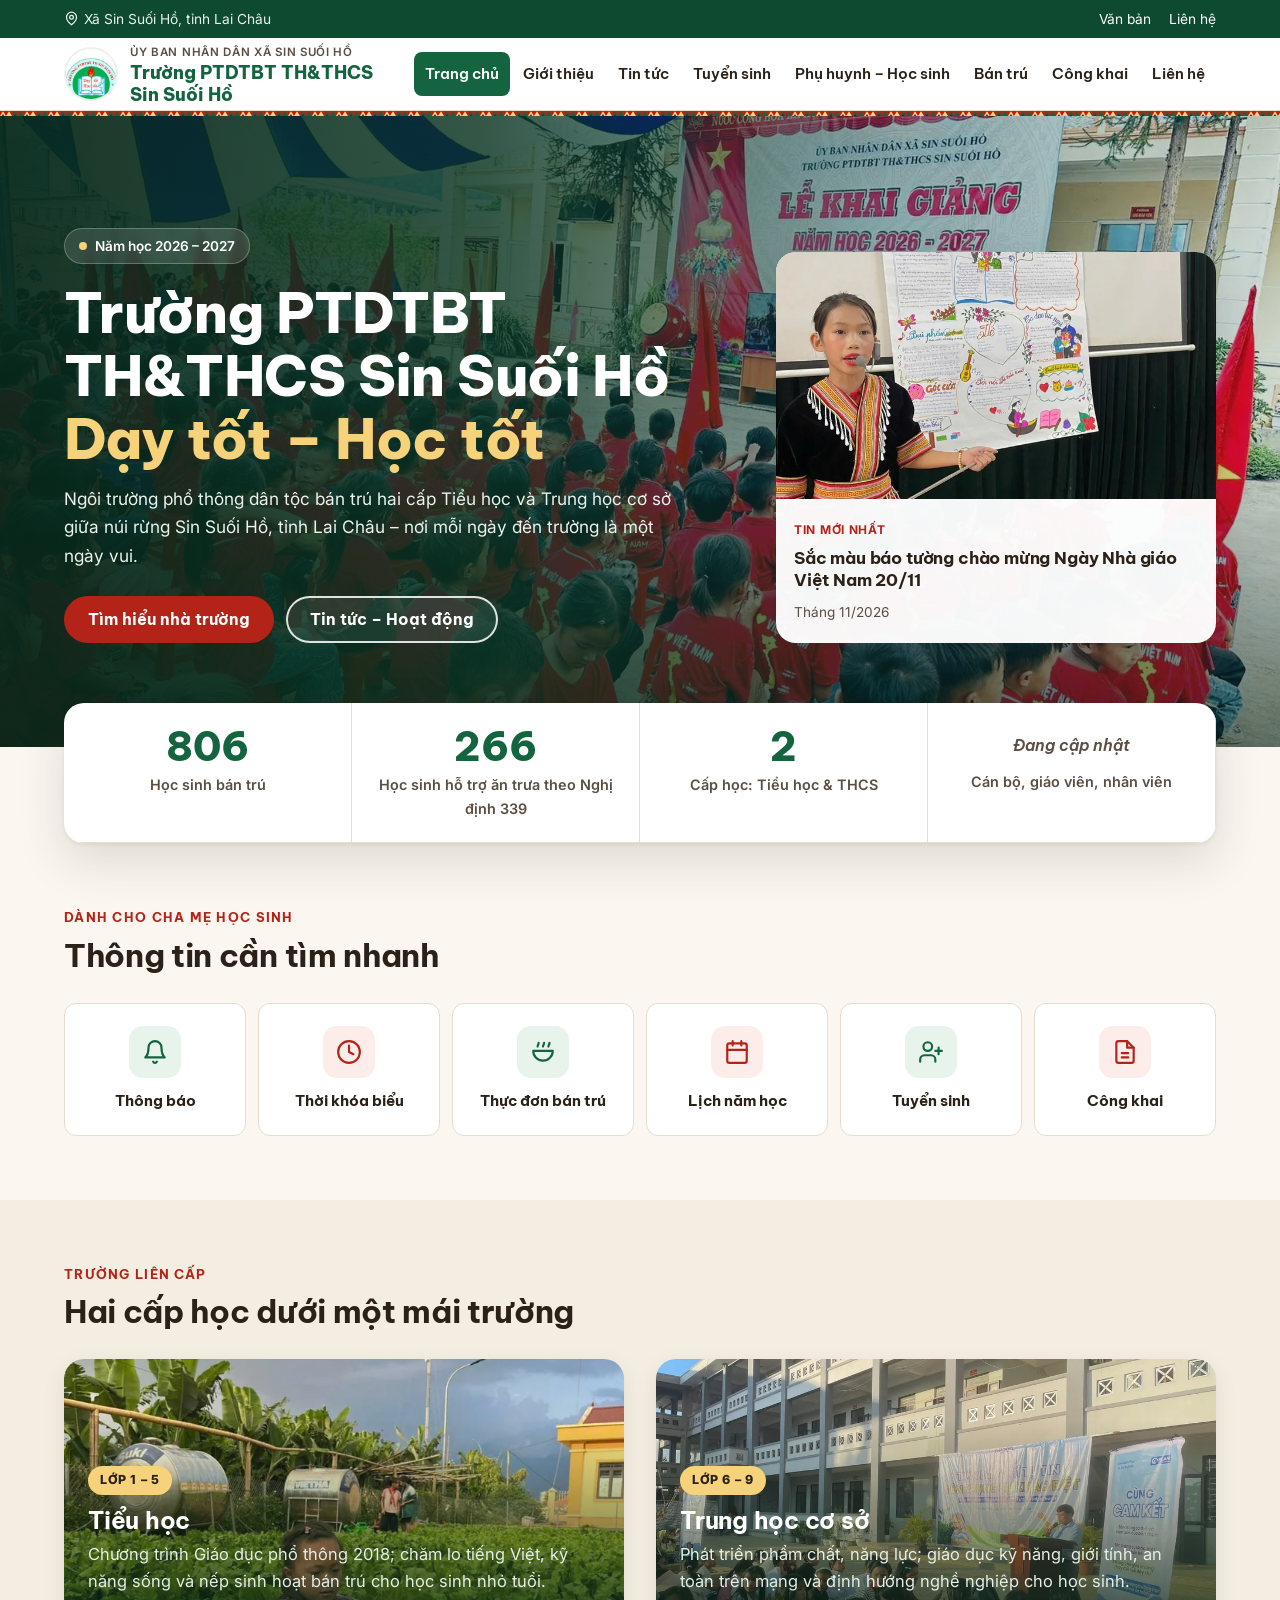
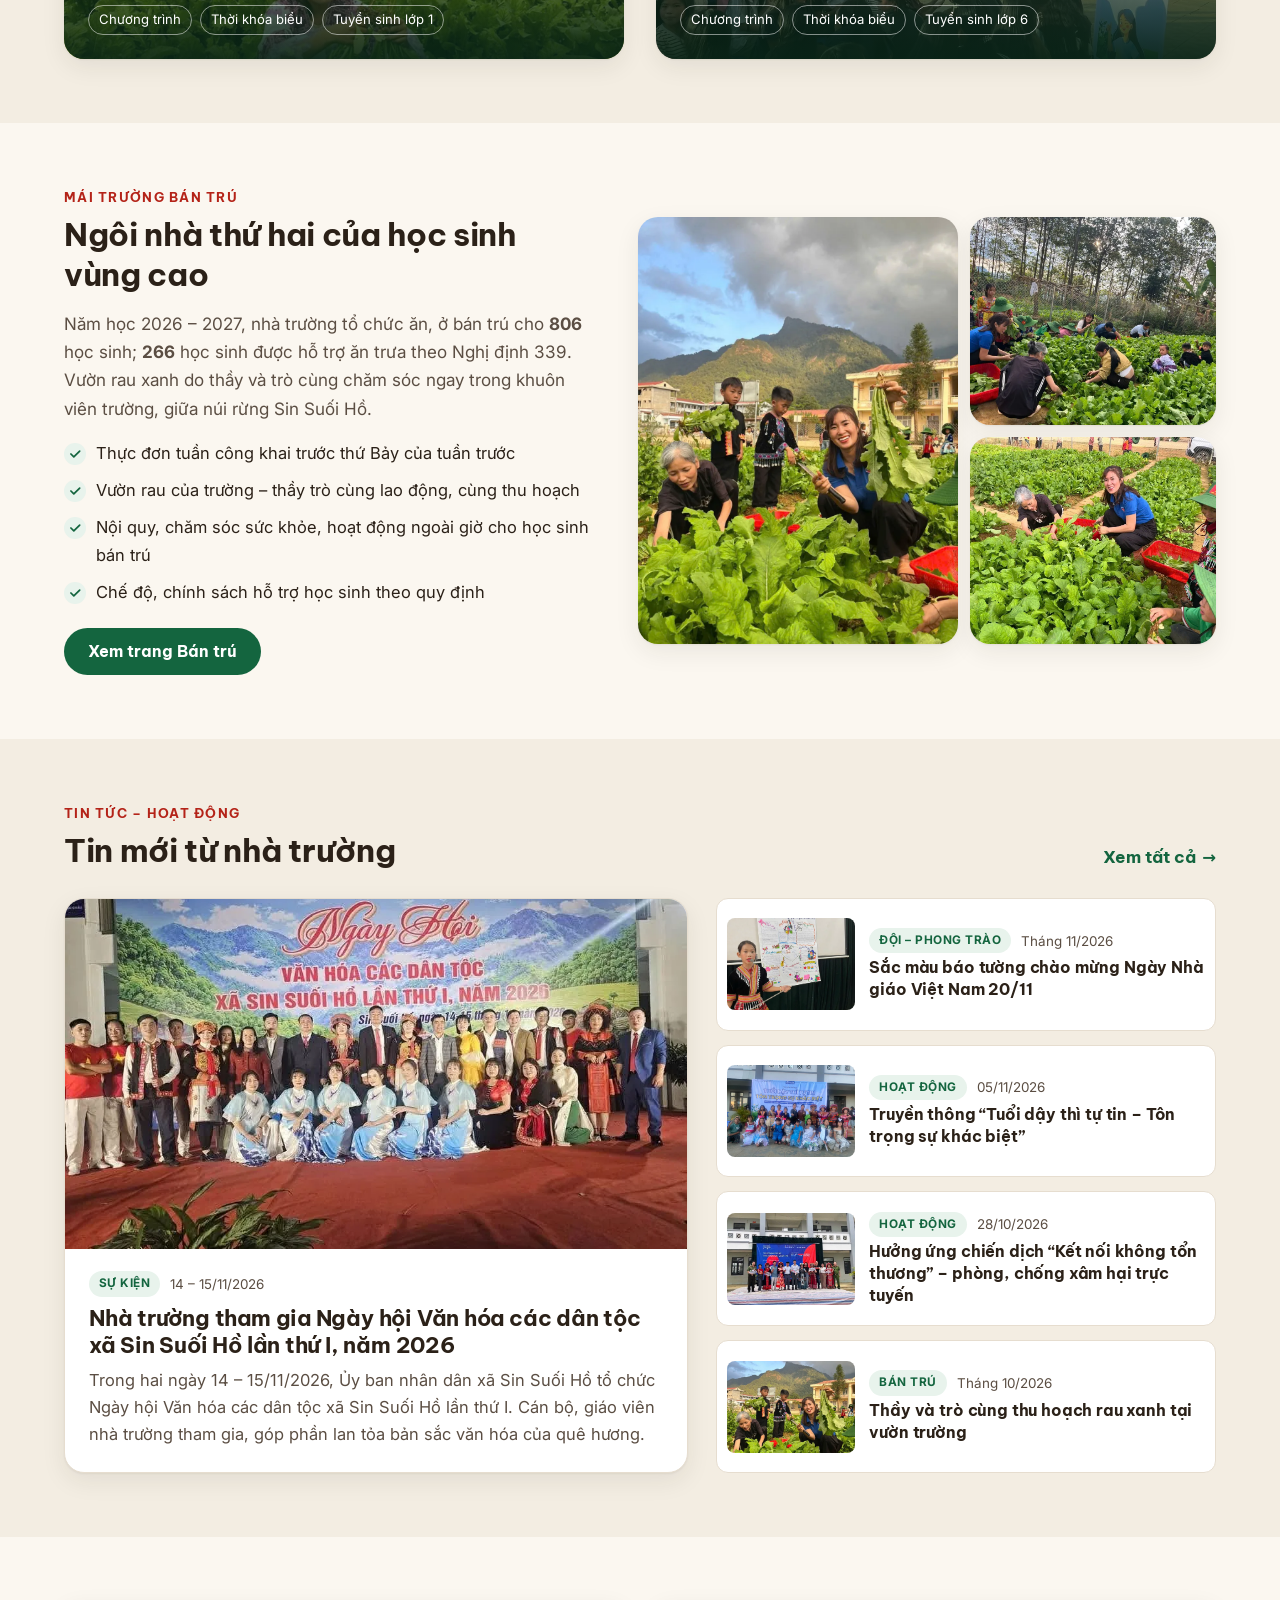
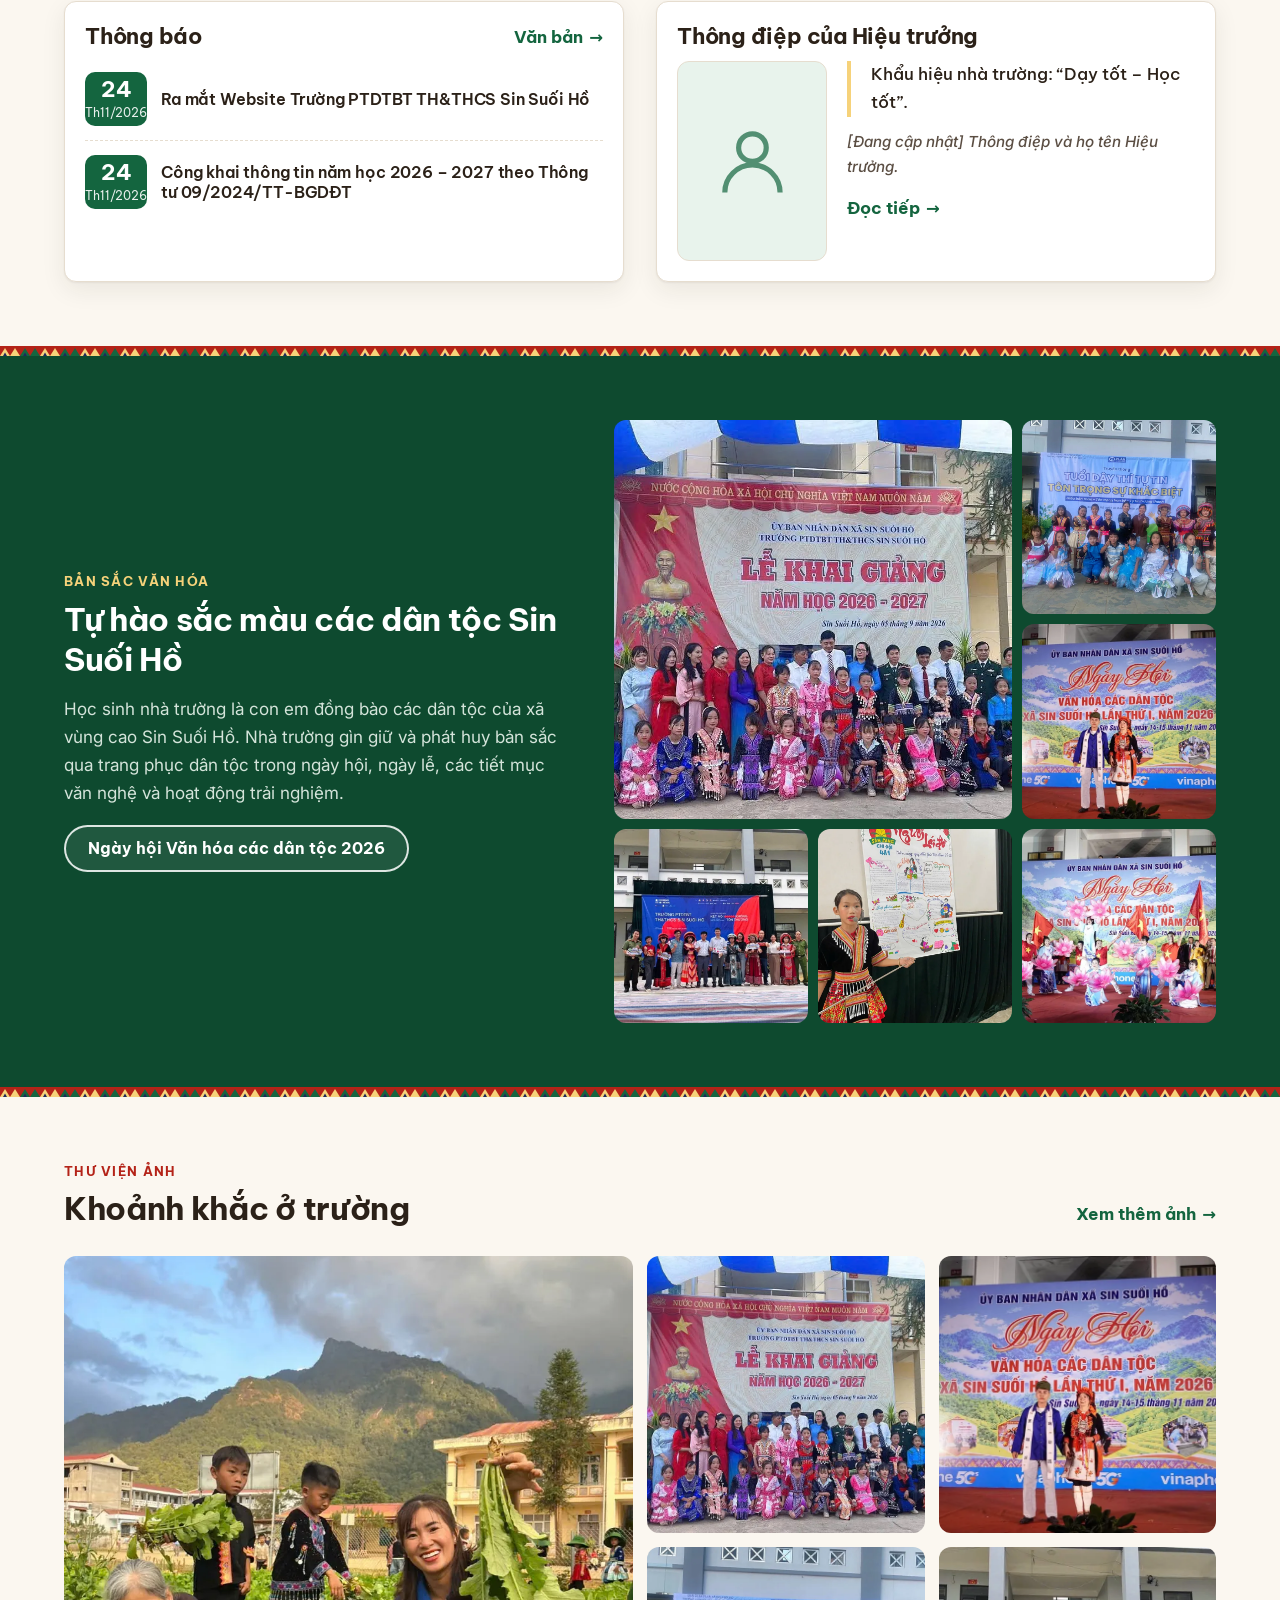
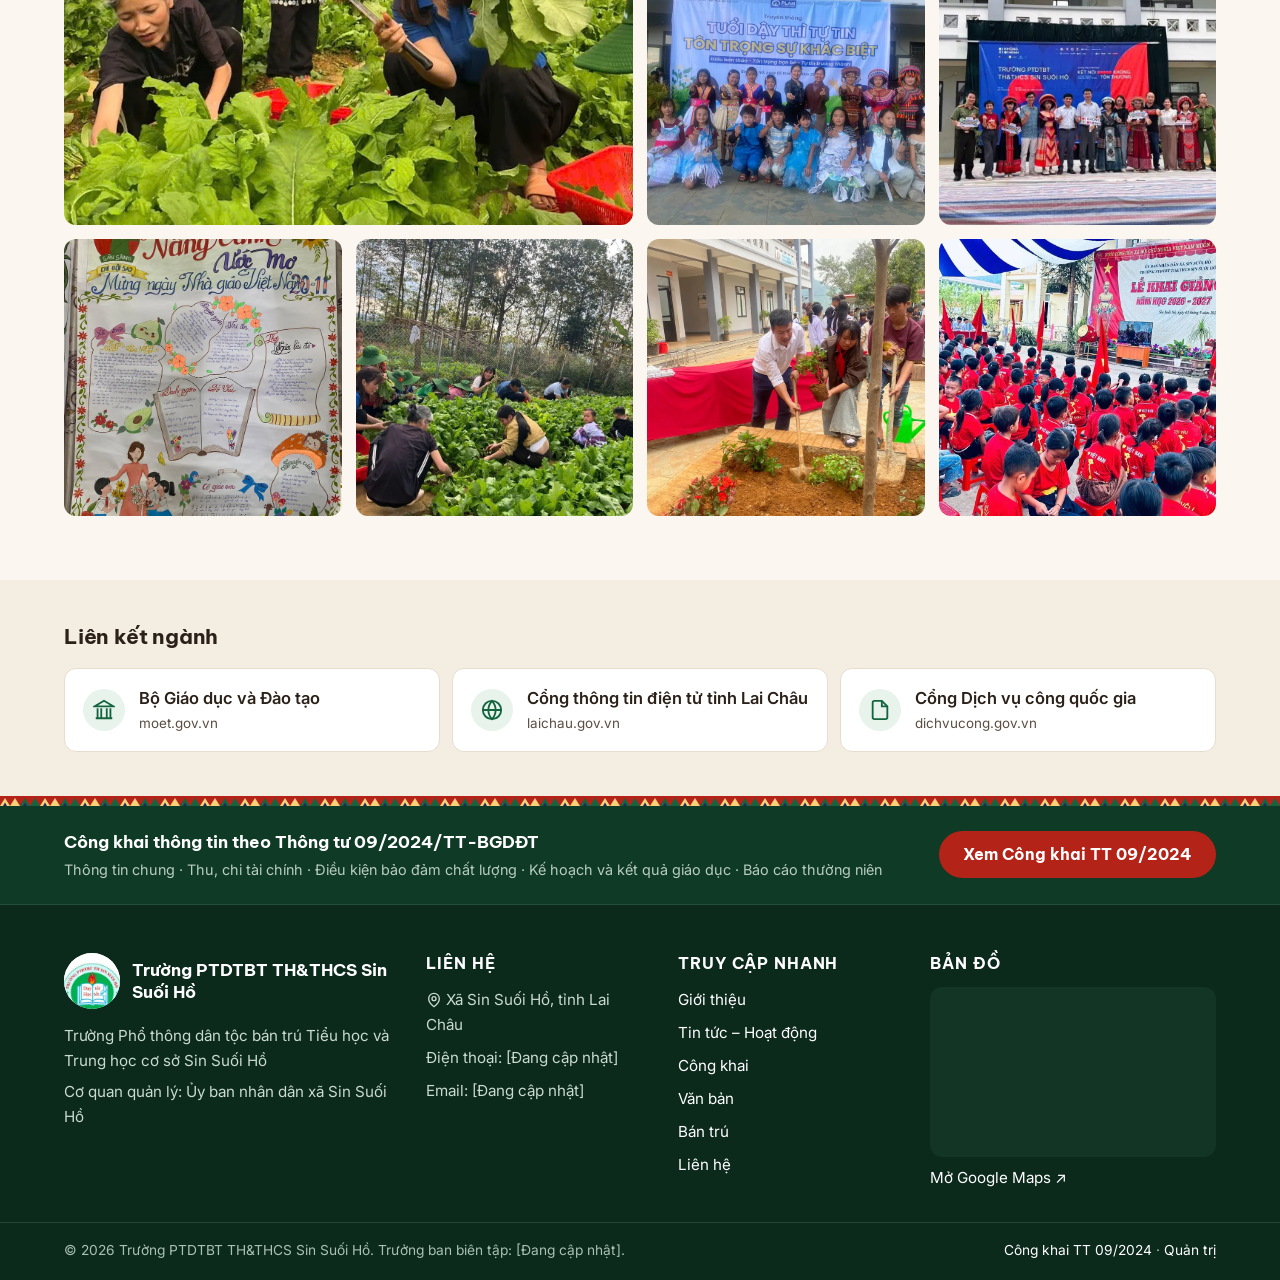
<file: index.html>
<!doctype html>
<html lang="vi">
<head>
<meta charset="utf-8">
<meta name="viewport" content="width=device-width, initial-scale=1">
<title>Trường PTDTBT TH&amp;THCS Sin Suối Hồ – Dạy tốt, Học tốt</title>
<meta name="description" content="Website chính thức của Trường Phổ thông dân tộc bán trú Tiểu học và THCS Sin Suối Hồ, xã Sin Suối Hồ, tỉnh Lai Châu: tin tức, tuyển sinh, bán trú, công khai thông tin.">
<meta name="theme-color" content="#14653F">
<meta property="og:type" content="website">
<meta property="og:locale" content="vi_VN">
<meta property="og:title" content="Trường PTDTBT TH&amp;THCS Sin Suối Hồ">
<meta property="og:description" content="Ngôi trường bán trú hai cấp Tiểu học và THCS giữa núi rừng Sin Suối Hồ, Lai Châu.">
<meta property="og:image" content="https://vqthieuthmusang-jpg.github.io/website-truong-lien-cap/assets/img/og-image.jpg">
<link rel="icon" type="image/png" href="assets/img/favicon.png">
<link rel="preconnect" href="https://fonts.googleapis.com">
<link rel="preconnect" href="https://fonts.gstatic.com" crossorigin>
<link rel="stylesheet" href="https://fonts.googleapis.com/css2?family=Be+Vietnam+Pro:wght@500;600;700;800&amp;family=Inter:wght@400;500;600;700&amp;subset=vietnamese&amp;display=swap">
<link rel="preload" as="image" href="assets/img/khai-giang-2026-hoc-sinh.webp">
<link rel="stylesheet" href="assets/css/style.css">
</head>
<body data-page="index">
<div id="site-header"></div>
<noscript><p style="padding:12px 16px;background:#FCEDEA">Vui lòng bật JavaScript để hiển thị đầy đủ menu và tin tức. <a href="gioi-thieu.html">Giới thiệu</a> · <a href="tin-tuc.html">Tin tức</a> · <a href="cong-khai.html">Công khai</a> · <a href="lien-he.html">Liên hệ</a></p></noscript>

<main id="main">
  <!-- HERO -->
  <section class="hero" aria-labelledby="hero-title">
    <img class="hero-bg" src="assets/img/khai-giang-2026-hoc-sinh.webp" alt="Học sinh Trường PTDTBT TH&amp;THCS Sin Suối Hồ dự Lễ khai giảng năm học 2026 – 2027" width="1600" height="900" fetchpriority="high">
    <div class="wrap">
      <div>
        <span class="hero-kicker"><i></i>Năm học 2026 – 2027</span>
        <h1 id="hero-title">Trường PTDTBT TH&amp;THCS Sin Suối Hồ<span class="gold">Dạy tốt – Học tốt</span></h1>
        <p class="hero-lead">Ngôi trường phổ thông dân tộc bán trú hai cấp Tiểu học và Trung học cơ sở giữa núi rừng Sin Suối Hồ, tỉnh Lai Châu – nơi mỗi ngày đến trường là một ngày vui.</p>
        <div class="hero-actions">
          <a class="btn btn-accent" href="gioi-thieu.html">Tìm hiểu nhà trường</a>
          <a class="btn btn-ghost" href="tin-tuc.html">Tin tức – Hoạt động</a>
        </div>
      </div>
      <a class="hero-card" id="hero-card" href="tin-tuc.html" aria-label="Tin mới nhất"></a>
    </div>
  </section>

  <!-- SỐ LIỆU -->
  <section class="stats" aria-label="Số liệu nhà trường">
    <div class="wrap">
      <div class="stats-grid">
        <div class="stat"><div class="num" data-stat="hocSinhBanTru"></div><div class="lbl">Học sinh bán trú</div></div>
        <div class="stat"><div class="num" data-stat="hocSinhAnTruaND339"></div><div class="lbl">Học sinh hỗ trợ ăn trưa theo Nghị định 339</div></div>
        <div class="stat"><div class="num" data-stat="=2">2</div><div class="lbl">Cấp học: Tiểu học &amp; THCS</div></div>
        <div class="stat"><div class="num" data-stat="canBoGiaoVien"></div><div class="lbl">Cán bộ, giáo viên, nhân viên</div></div>
      </div>
    </div>
  </section>

  <!-- LỐI TẮT -->
  <section class="section" aria-labelledby="quick-title">
    <div class="wrap">
      <div class="section-head"><div><span class="eyebrow">Dành cho cha mẹ học sinh</span><h2 id="quick-title">Thông tin cần tìm nhanh</h2></div></div>
      <nav class="quick" aria-label="Lối tắt cho phụ huynh">
        <a href="#thong-bao"><span class="ico"><svg viewBox="0 0 24 24" fill="none" stroke="currentColor" stroke-width="2" stroke-linecap="round" stroke-linejoin="round" aria-hidden="true"><path d="M6 8a6 6 0 0 1 12 0c0 7 3 9 3 9H3s3-2 3-9"/><path d="M10.3 21a1.9 1.9 0 0 0 3.4 0"/></svg></span>Thông báo</a>
        <a href="phu-huynh.html#tkb"><span class="ico"><svg viewBox="0 0 24 24" fill="none" stroke="currentColor" stroke-width="2" stroke-linecap="round" stroke-linejoin="round" aria-hidden="true"><circle cx="12" cy="12" r="10"/><path d="M12 6v6l4 2"/></svg></span>Thời khóa biểu</a>
        <a href="ban-tru.html#thuc-don"><span class="ico"><svg viewBox="0 0 24 24" fill="none" stroke="currentColor" stroke-width="2" stroke-linecap="round" stroke-linejoin="round" aria-hidden="true"><path d="M3 11h18a9 9 0 0 1-18 0z"/><path d="M7 7c0-1.5 1-2 1-3.5M12 7c0-1.5 1-2 1-3.5M17 7c0-1.5 1-2 1-3.5"/></svg></span>Thực đơn bán trú</a>
        <a href="phu-huynh.html#lich-nam-hoc"><span class="ico"><svg viewBox="0 0 24 24" fill="none" stroke="currentColor" stroke-width="2" stroke-linecap="round" stroke-linejoin="round" aria-hidden="true"><rect x="3" y="4" width="18" height="18" rx="2"/><path d="M16 2v4M8 2v4M3 10h18"/></svg></span>Lịch năm học</a>
        <a href="tuyen-sinh.html"><span class="ico"><svg viewBox="0 0 24 24" fill="none" stroke="currentColor" stroke-width="2" stroke-linecap="round" stroke-linejoin="round" aria-hidden="true"><path d="M16 21v-2a4 4 0 0 0-4-4H6a4 4 0 0 0-4 4v2"/><circle cx="9" cy="7" r="4"/><path d="M19 8v6M22 11h-6"/></svg></span>Tuyển sinh</a>
        <a href="cong-khai.html"><span class="ico"><svg viewBox="0 0 24 24" fill="none" stroke="currentColor" stroke-width="2" stroke-linecap="round" stroke-linejoin="round" aria-hidden="true"><path d="M14 2H6a2 2 0 0 0-2 2v16a2 2 0 0 0 2 2h12a2 2 0 0 0 2-2V8z"/><path d="M14 2v6h6M9 13h6M9 17h6"/></svg></span>Công khai</a>
      </nav>
    </div>
  </section>

  <!-- CẤP HỌC -->
  <section class="section alt" aria-labelledby="levels-title">
    <div class="wrap">
      <div class="section-head"><div><span class="eyebrow">Trường liên cấp</span><h2 id="levels-title">Hai cấp học dưới một mái trường</h2></div></div>
      <div class="grid-2 gap-lg">
        <a class="level reveal" href="phu-huynh.html#tieu-hoc">
          <img src="assets/img/vuon-rau-4.webp" alt="Học sinh tiểu học trong trang phục dân tộc tại vườn trường" loading="lazy" width="750" height="1000" style="object-position:center 35%">
          <div class="lv-body"><span class="lv-tag">Lớp 1 – 5</span><h3>Tiểu học</h3><p>Chương trình Giáo dục phổ thông 2018; chăm lo tiếng Việt, kỹ năng sống và nếp sinh hoạt bán trú cho học sinh nhỏ tuổi.</p>
            <div class="lv-links"><span>Chương trình</span><span>Thời khóa biểu</span><span>Tuyển sinh lớp 1</span></div></div>
        </a>
        <a class="level reveal" href="phu-huynh.html#thcs">
          <img src="assets/img/tuoi-day-thi-truyen-thong.webp" alt="Học sinh THCS dự buổi truyền thông dưới sân trường" loading="lazy" width="1000" height="750">
          <div class="lv-body"><span class="lv-tag">Lớp 6 – 9</span><h3>Trung học cơ sở</h3><p>Phát triển phẩm chất, năng lực; giáo dục kỹ năng, giới tính, an toàn trên mạng và định hướng nghề nghiệp cho học sinh.</p>
            <div class="lv-links"><span>Chương trình</span><span>Thời khóa biểu</span><span>Tuyển sinh lớp 6</span></div></div>
        </a>
      </div>
    </div>
  </section>

  <!-- BÁN TRÚ -->
  <section class="section" aria-labelledby="bantru-title">
    <div class="wrap feature">
      <div class="reveal">
        <span class="eyebrow">Mái trường bán trú</span>
        <h2 id="bantru-title">Ngôi nhà thứ hai của học sinh vùng cao</h2>
        <p class="lead">Năm học <span data-t="namHoc"></span>, nhà trường tổ chức ăn, ở bán trú cho <b data-t="soLieu.hocSinhBanTru"></b> học sinh; <b data-t="soLieu.hocSinhAnTruaND339"></b> học sinh được hỗ trợ ăn trưa theo Nghị định 339. Vườn rau xanh do thầy và trò cùng chăm sóc ngay trong khuôn viên trường, giữa núi rừng Sin Suối Hồ.</p>
        <ul class="ticks">
          <li>Thực đơn tuần công khai trước thứ Bảy của tuần trước</li>
          <li>Vườn rau của trường – thầy trò cùng lao động, cùng thu hoạch</li>
          <li>Nội quy, chăm sóc sức khỏe, hoạt động ngoài giờ cho học sinh bán trú</li>
          <li>Chế độ, chính sách hỗ trợ học sinh theo quy định</li>
        </ul>
        <a class="btn btn-primary" href="ban-tru.html">Xem trang Bán trú</a>
      </div>
      <div class="feature-media reveal">
        <img class="fm-tall" src="assets/img/vuon-rau-nui-rung.webp" alt="Cô giáo và học sinh hái rau tại vườn trường, phía sau là dãy nhà học và núi rừng" loading="lazy" width="900" height="1200">
        <img class="fm-sm" src="assets/img/vuon-rau-5.webp" alt="Thầy cô và học sinh thu hoạch rau" loading="lazy" width="1000" height="750">
        <img class="fm-sm" src="assets/img/vuon-rau-6.webp" alt="Những rổ rau xanh vừa thu hoạch" loading="lazy" width="1000" height="749">
      </div>
    </div>
  </section>

  <!-- TIN TỨC -->
  <section class="section alt" aria-labelledby="news-title">
    <div class="wrap">
      <div class="section-head"><div><span class="eyebrow">Tin tức – Hoạt động</span><h2 id="news-title">Tin mới từ nhà trường</h2></div><a class="link-more" href="tin-tuc.html">Xem tất cả</a></div>
      <div class="news-layout" id="home-news"></div>
    </div>
  </section>

  <!-- THÔNG BÁO + THÔNG ĐIỆP -->
  <section class="section" aria-label="Thông báo và thông điệp">
    <div class="wrap grid-2 gap-lg">
      <div class="card reveal" id="thong-bao"><div class="card-body">
        <div class="section-head" style="margin-bottom:8px"><h2 style="font-size:1.4rem">Thông báo</h2><a class="link-more" href="van-ban.html">Văn bản</a></div>
        <ul class="notice-list" data-notices="5"></ul>
      </div></div>
      <div class="card reveal"><div class="card-body">
        <h2 style="font-size:1.4rem">Thông điệp của Hiệu trưởng</h2>
        <div class="principal">
          <div class="portrait" aria-hidden="true"><svg viewBox="0 0 24 24" fill="none" stroke="currentColor" stroke-width="1.5"><circle cx="12" cy="8" r="4"/><path d="M4 21a8 8 0 0 1 16 0"/></svg></div>
          <div>
            <blockquote class="quote">Khẩu hiệu nhà trường: “Dạy tốt – Học tốt”.</blockquote>
            <p class="pending" style="font-size:.95rem">[Đang cập nhật] Thông điệp và họ tên Hiệu trưởng.</p>
            <a class="link-more" href="gioi-thieu.html#thong-diep">Đọc tiếp</a>
          </div>
        </div>
      </div></div>
    </div>
  </section>

  <!-- BẢN SẮC VĂN HÓA -->
  <div class="tho-cam" role="presentation"></div>
  <section class="section culture" aria-labelledby="culture-title">
    <div class="wrap culture-grid">
      <div class="reveal">
        <span class="eyebrow">Bản sắc văn hóa</span>
        <h2 id="culture-title">Tự hào sắc màu các dân tộc Sin Suối Hồ</h2>
        <p class="lead">Học sinh nhà trường là con em đồng bào các dân tộc của xã vùng cao Sin Suối Hồ. Nhà trường gìn giữ và phát huy bản sắc qua trang phục dân tộc trong ngày hội, ngày lễ, các tiết mục văn nghệ và hoạt động trải nghiệm.</p>
        <a class="btn btn-ghost" href="bai-viet.html?id=ngay-hoi-van-hoa-cac-dan-toc-2026">Ngày hội Văn hóa các dân tộc 2026</a>
      </div>
      <div class="mosaic reveal">
        <img src="assets/img/khai-giang-2026-tap-the.webp" alt="Học sinh trong trang phục dân tộc tại Lễ khai giảng" loading="lazy" width="1280" height="720">
        <img src="assets/img/tuoi-day-thi-hoc-sinh.webp" alt="Học sinh trong trang phục dân tộc" loading="lazy" width="1000" height="750">
        <img src="assets/img/ngay-hoi-van-hoa-2.webp" alt="Trình diễn trang phục tại Ngày hội Văn hóa" loading="lazy" width="1000" height="563">
        <img src="assets/img/khong-ton-thuong-tap-the.webp" alt="Học sinh mặc trang phục dân tộc trong chương trình ngoại khóa" loading="lazy" width="960" height="730">
        <img src="assets/img/bao-tuong-20-11-2.webp" alt="Học sinh giới thiệu báo tường trong trang phục dân tộc" loading="lazy" width="750" height="1000">
        <img src="assets/img/ngay-hoi-van-hoa-3.webp" alt="Tiết mục văn nghệ tại Ngày hội" loading="lazy" width="1000" height="563">
      </div>
    </div>
  </section>
  <div class="tho-cam" role="presentation"></div>

  <!-- THƯ VIỆN ẢNH -->
  <section class="section" aria-labelledby="gallery-title">
    <div class="wrap">
      <div class="section-head"><div><span class="eyebrow">Thư viện ảnh</span><h2 id="gallery-title">Khoảnh khắc ở trường</h2></div><a class="link-more" href="tin-tuc.html#thu-vien">Xem thêm ảnh</a></div>
      <div class="gallery featured" data-gallery="9"></div>
    </div>
  </section>

  <!-- LIÊN KẾT -->
  <section class="section alt" aria-labelledby="links-title" style="padding:44px 0">
    <div class="wrap">
      <h2 id="links-title" style="font-size:1.3rem;margin-bottom:18px">Liên kết ngành</h2>
      <div class="links-row">
        <a href="https://moet.gov.vn" target="_blank" rel="noopener"><span class="lr-ico"><svg width="22" height="22" viewBox="0 0 24 24" fill="none" stroke="currentColor" stroke-width="2" aria-hidden="true"><path d="M3 21h18M5 21V10M19 21V10M9 21V10M15 21V10M12 2 2 8h20z"/></svg></span><span>Bộ Giáo dục và Đào tạo<small>moet.gov.vn</small></span></a>
        <a href="https://laichau.gov.vn" target="_blank" rel="noopener"><span class="lr-ico"><svg width="22" height="22" viewBox="0 0 24 24" fill="none" stroke="currentColor" stroke-width="2" aria-hidden="true"><circle cx="12" cy="12" r="10"/><path d="M2 12h20M12 2a15.3 15.3 0 0 1 4 10 15.3 15.3 0 0 1-4 10 15.3 15.3 0 0 1-4-10 15.3 15.3 0 0 1 4-10z"/></svg></span><span>Cổng thông tin điện tử tỉnh Lai Châu<small>laichau.gov.vn</small></span></a>
        <a href="https://dichvucong.gov.vn" target="_blank" rel="noopener"><span class="lr-ico"><svg width="22" height="22" viewBox="0 0 24 24" fill="none" stroke="currentColor" stroke-width="2" aria-hidden="true"><path d="M14 2H6a2 2 0 0 0-2 2v16a2 2 0 0 0 2 2h12a2 2 0 0 0 2-2V8z"/><path d="M14 2v6h6"/></svg></span><span>Cổng Dịch vụ công quốc gia<small>dichvucong.gov.vn</small></span></a>
      </div>
    </div>
  </section>
</main>

<div id="site-footer"></div>
<script src="data/thong-tin.js"></script>
<script src="data/tin-tuc.js"></script>
<script src="data/thong-bao.js"></script>
<script src="data/thu-vien.js"></script>
<script src="assets/js/main.js"></script>
</body>
</html>
</file>
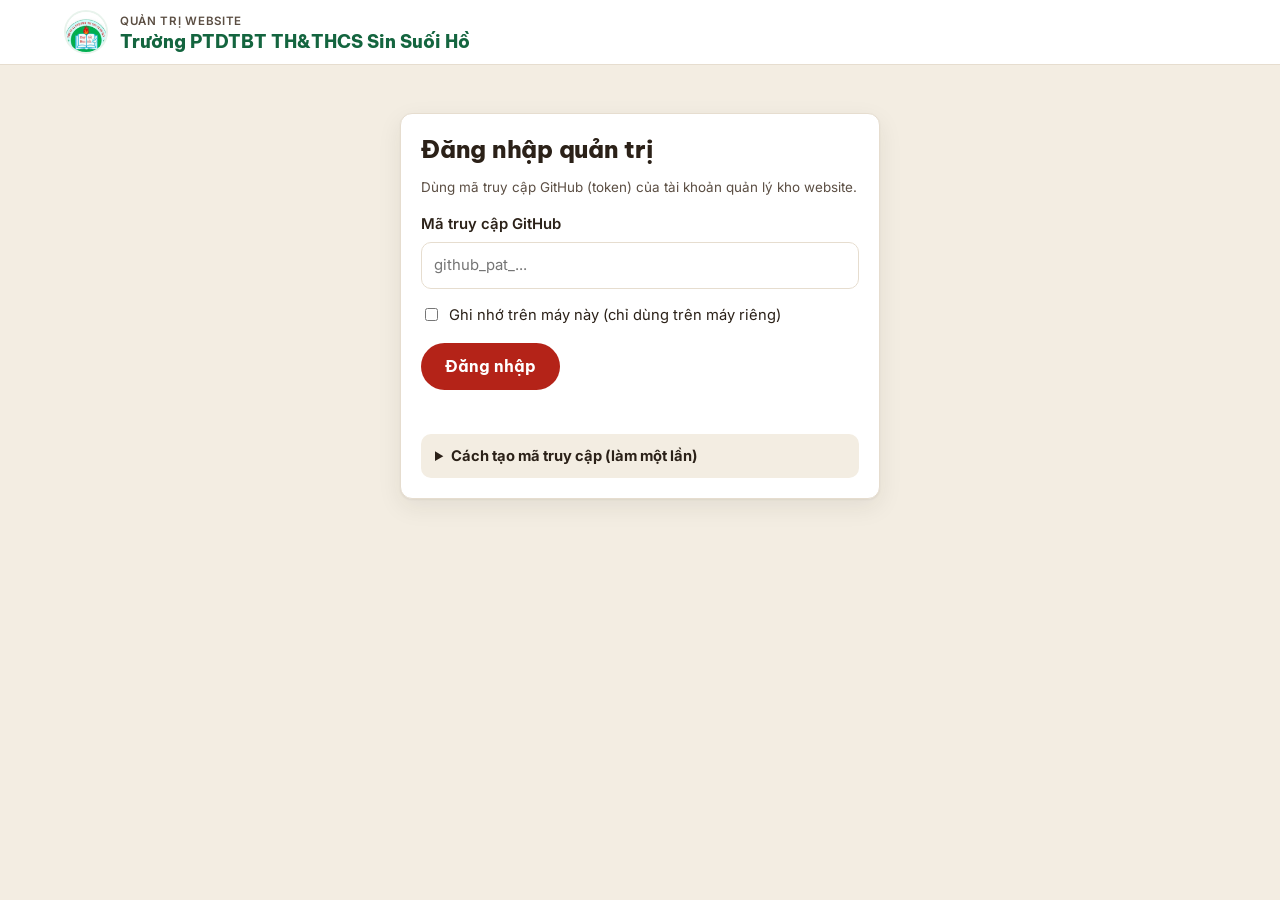
<file: admin.html>
<!doctype html>
<html lang="vi">
<head>
<meta charset="utf-8">
<meta name="viewport" content="width=device-width, initial-scale=1">
<title>Quản trị website – Trường PTDTBT TH&amp;THCS Sin Suối Hồ</title>
<meta name="description" content="Trang quản trị nội dung website nhà trường.">
<meta name="robots" content="noindex, nofollow">
<meta name="theme-color" content="#14653F">
<link rel="icon" type="image/png" href="assets/img/favicon.png">
<link rel="preconnect" href="https://fonts.googleapis.com">
<link rel="preconnect" href="https://fonts.gstatic.com" crossorigin>
<link rel="stylesheet" href="https://fonts.googleapis.com/css2?family=Be+Vietnam+Pro:wght@500;600;700;800&amp;family=Inter:wght@400;500;600;700&amp;subset=vietnamese&amp;display=swap">
<link rel="stylesheet" href="assets/css/style.css">
<link rel="stylesheet" href="assets/css/admin.css">
</head>
<body class="adm">
<header class="adm-top">
  <div class="wrap">
    <a class="brand" href="index.html"><img class="brand-logo" src="assets/img/logo.png" alt="Logo nhà trường" width="44" height="44"><span class="brand-text"><span class="brand-sub">Quản trị website</span><span class="brand-name">Trường PTDTBT TH&amp;THCS Sin Suối Hồ</span></span></a>
    <div class="adm-user" id="adm-user" hidden>
      <span id="adm-who"></span>
      <a class="btn btn-outline btn-sm" href="index.html" target="_blank" rel="noopener">Xem website ↗</a>
      <button class="btn btn-primary btn-sm" type="button" id="btn-logout">Đăng xuất</button>
    </div>
  </div>
</header>

<main id="main">
  <!-- ĐĂNG NHẬP -->
  <section id="login" class="adm-login">
    <form class="card" id="login-form" autocomplete="off">
      <div class="card-body">
        <h1>Đăng nhập quản trị</h1>
        <p class="meta">Dùng mã truy cập GitHub (token) của tài khoản quản lý kho website.</p>
        <label class="fld"><span>Mã truy cập GitHub</span>
          <input type="password" id="token" required spellcheck="false" autocomplete="off" placeholder="github_pat_...">
        </label>
        <label class="chk"><input type="checkbox" id="remember"> Ghi nhớ trên máy này (chỉ dùng trên máy riêng)</label>
        <button class="btn btn-accent" type="submit" id="btn-login">Đăng nhập</button>
        <p class="adm-err" id="login-err" role="alert"></p>
        <details class="adm-help">
          <summary>Cách tạo mã truy cập (làm một lần)</summary>
          <ol>
            <li>Đăng nhập GitHub bằng tài khoản quản lý kho website.</li>
            <li>Mở <a href="https://github.com/settings/personal-access-tokens/new" target="_blank" rel="noopener">github.com/settings/personal-access-tokens/new</a>.</li>
            <li>Đặt tên (ví dụ “Quan tri website truong”), chọn thời hạn.</li>
            <li><b>Repository access</b> → <i>Only select repositories</i> → chọn kho <code id="repo-name"></code>.</li>
            <li><b>Permissions → Repository permissions → Contents</b> → <i>Read and write</i>.</li>
            <li>Bấm <b>Generate token</b>, chép mã và dán vào ô trên. Không gửi mã này cho người khác.</li>
          </ol>
          <p>Người phụ trách khác muốn quản trị: thêm tài khoản GitHub của họ vào kho (Settings → Collaborators), rồi họ tự tạo mã riêng.</p>
        </details>
      </div>
    </form>
  </section>

  <!-- ỨNG DỤNG -->
  <section id="app" hidden>
    <div class="wrap adm-layout">
      <nav class="adm-nav" aria-label="Mục quản trị">
        <button type="button" data-tab="tin-tuc" aria-current="true">Tin tức</button>
        <button type="button" data-tab="thong-bao">Thông báo</button>
        <button type="button" data-tab="thuc-don">Thực đơn tuần</button>
        <button type="button" data-tab="cong-khai">Công khai</button>
        <button type="button" data-tab="thu-vien">Thư viện ảnh</button>
        <button type="button" data-tab="thong-tin">Thông tin trường</button>
      </nav>
      <div class="adm-panel" id="panel" aria-live="polite"></div>
    </div>
  </section>
</main>

<div class="adm-toast" id="toast" role="status" hidden></div>

<script src="data/cau-hinh.js"></script>
<script src="assets/js/admin.js"></script>
</body>
</html>
</file>
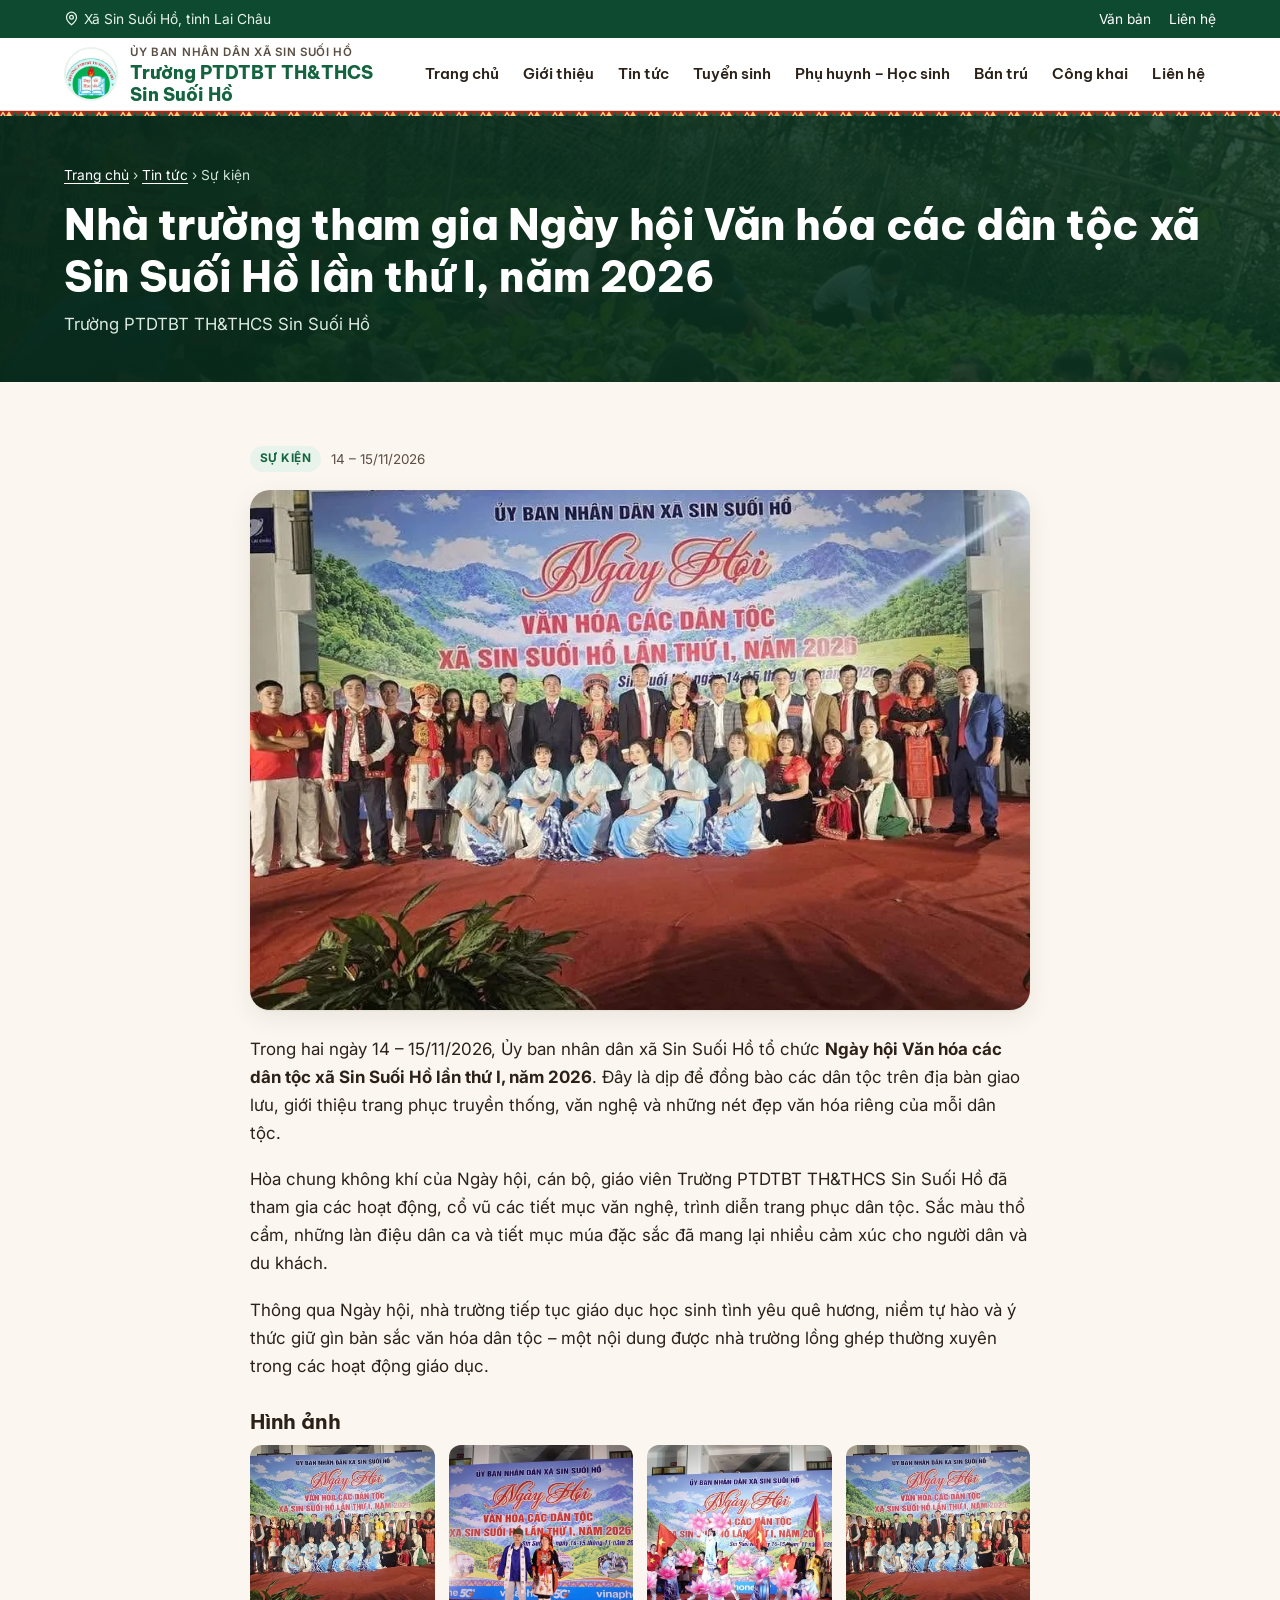
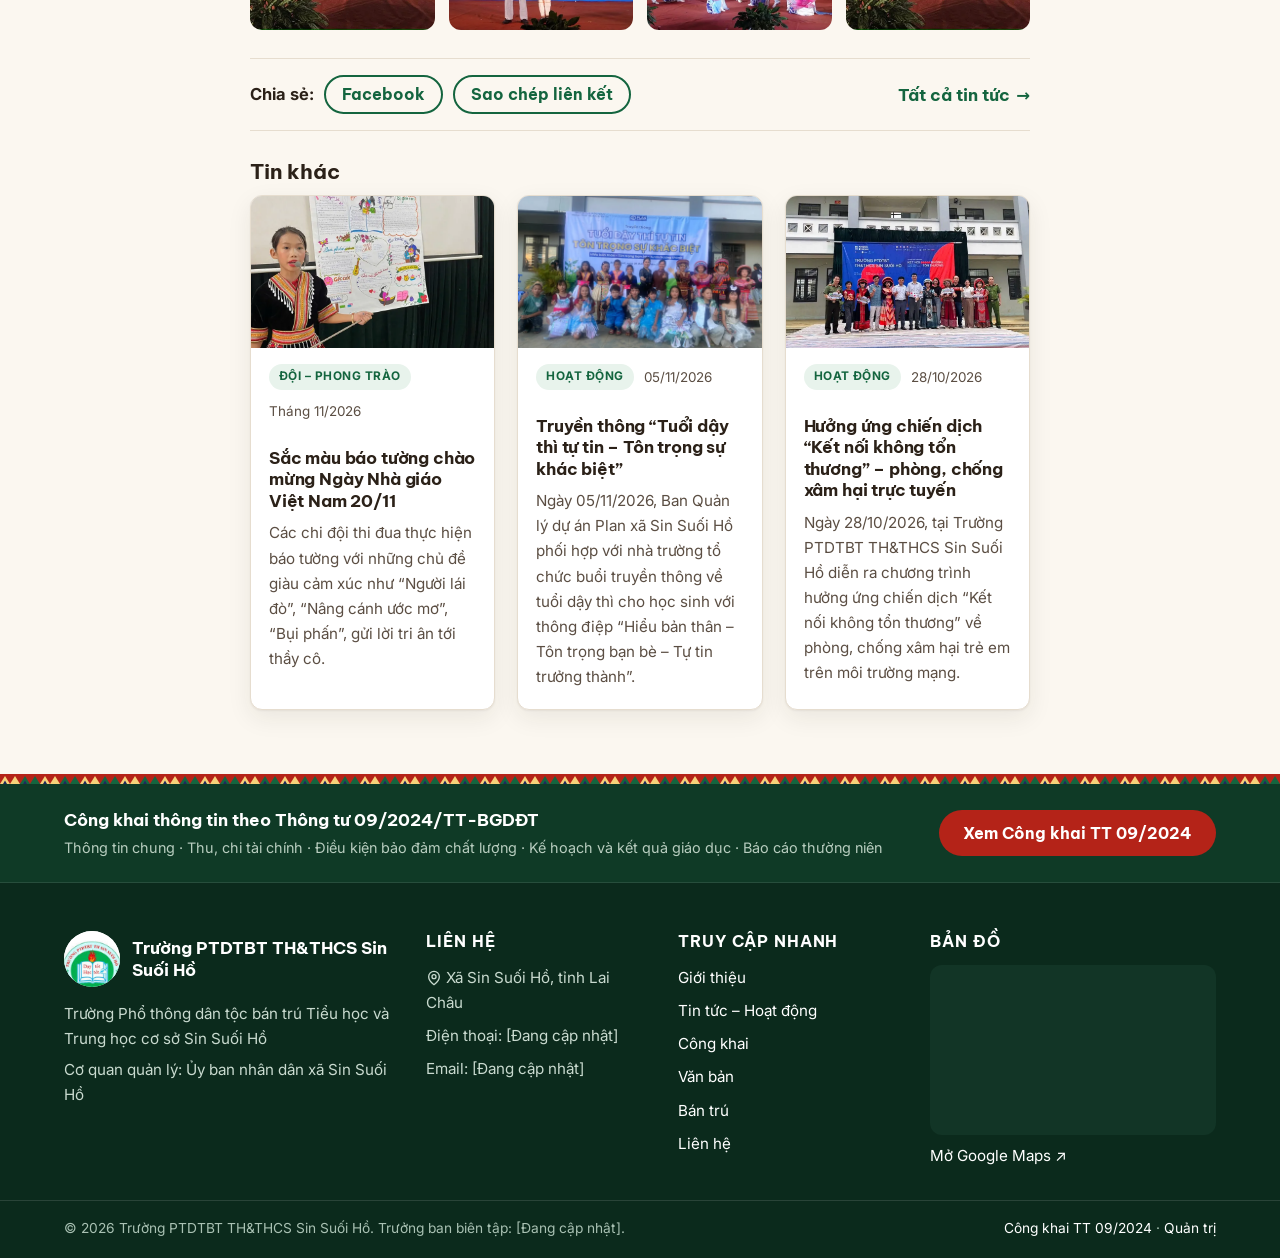
<file: bai-viet.html>
<!doctype html>
<html lang="vi">
<head>
<meta charset="utf-8">
<meta name="viewport" content="width=device-width, initial-scale=1">
<title>Bài viết – Trường PTDTBT TH&amp;THCS Sin Suối Hồ</title>
<meta name="description" content="Tin tức – hoạt động của Trường PTDTBT TH&amp;THCS Sin Suối Hồ.">
<meta name="theme-color" content="#14653F">
<meta property="og:type" content="website">
<meta property="og:locale" content="vi_VN">
<meta property="og:title" content="Bài viết – Trường PTDTBT TH&amp;THCS Sin Suối Hồ">
<meta property="og:description" content="Tin tức – hoạt động của Trường PTDTBT TH&amp;THCS Sin Suối Hồ.">
<meta property="og:image" content="https://vqthieuthmusang-jpg.github.io/website-truong-lien-cap/assets/img/og-image.jpg">
<link rel="icon" type="image/png" href="assets/img/favicon.png">
<link rel="preconnect" href="https://fonts.googleapis.com">
<link rel="preconnect" href="https://fonts.gstatic.com" crossorigin>
<link rel="stylesheet" href="https://fonts.googleapis.com/css2?family=Be+Vietnam+Pro:wght@500;600;700;800&amp;family=Inter:wght@400;500;600;700&amp;subset=vietnamese&amp;display=swap">
<link rel="stylesheet" href="assets/css/style.css">
</head>
<body data-page="bai-viet">
<div id="site-header"></div>
<main id="main">
<section class="page-hero">
  <img src="assets/img/vuon-rau-5.webp" alt="" width="1600" height="900">
  <div class="wrap">
    <div class="crumbs"><a href="index.html">Trang chủ</a> › <a href="tin-tuc.html">Tin tức</a> › <span id="article-crumb">Bài viết</span></div>
    <h1 id="article-title">Tin tức</h1>
    <p>Trường PTDTBT TH&amp;THCS Sin Suối Hồ</p>
  </div>
</section>
<section class="section">
  <div class="wrap">
    <article class="article" id="article"></article>
  </div>
</section>
</main>
<div id="site-footer"></div>
<script src="data/thong-tin.js"></script>
<script src="data/tin-tuc.js"></script>
<script src="assets/js/main.js"></script>
</body>
</html>
</file>
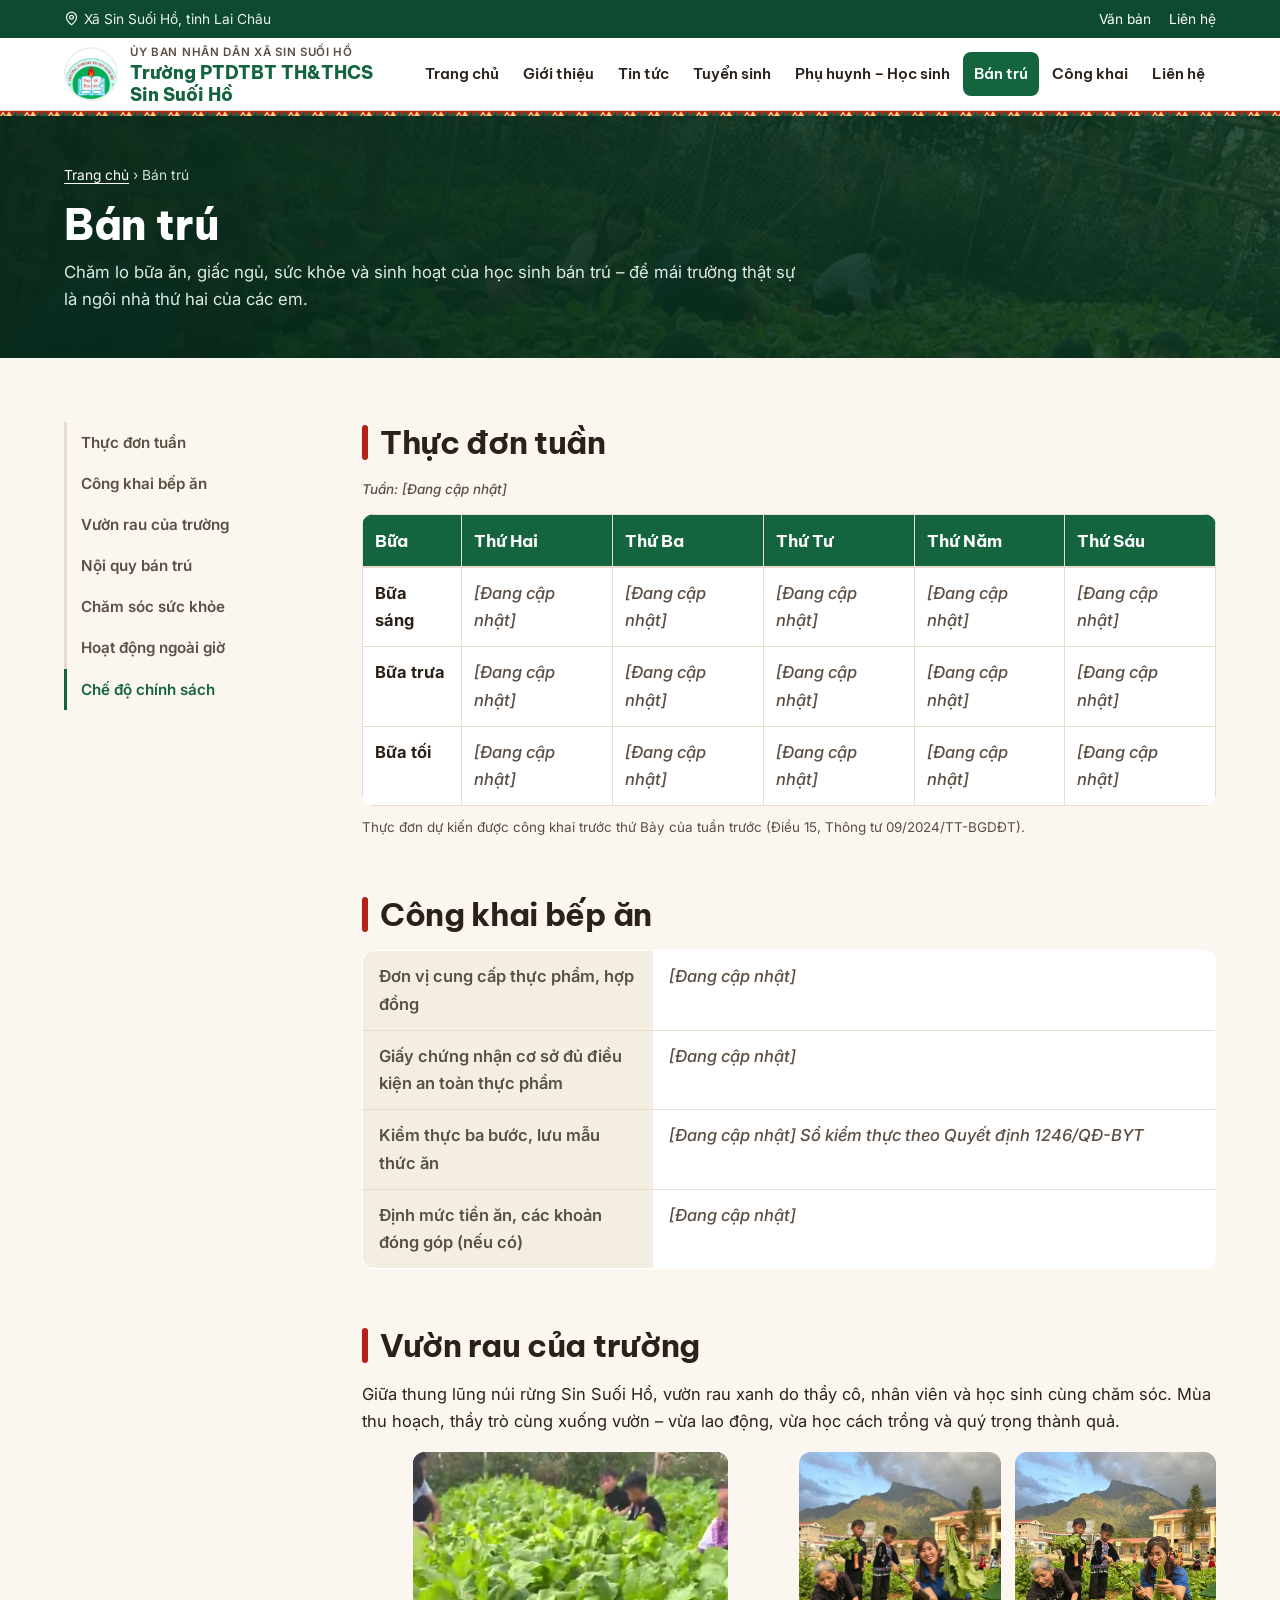
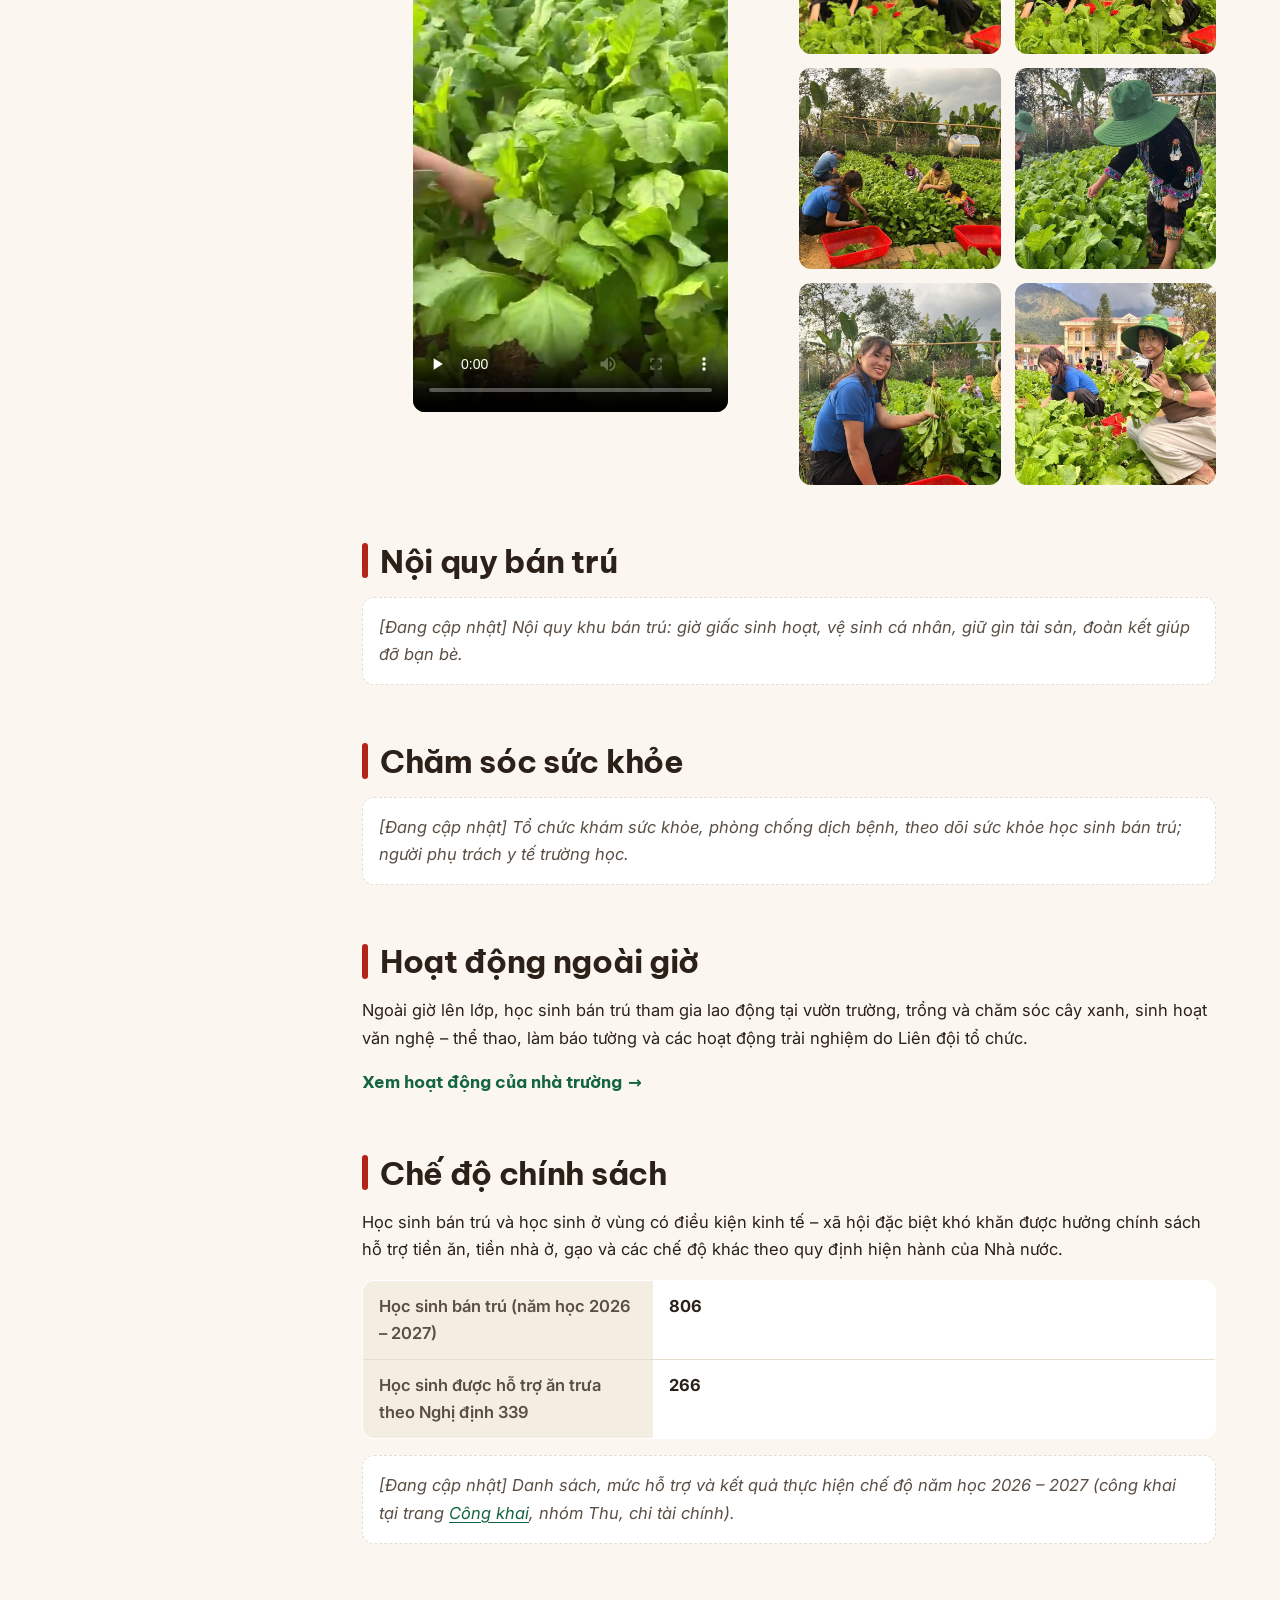
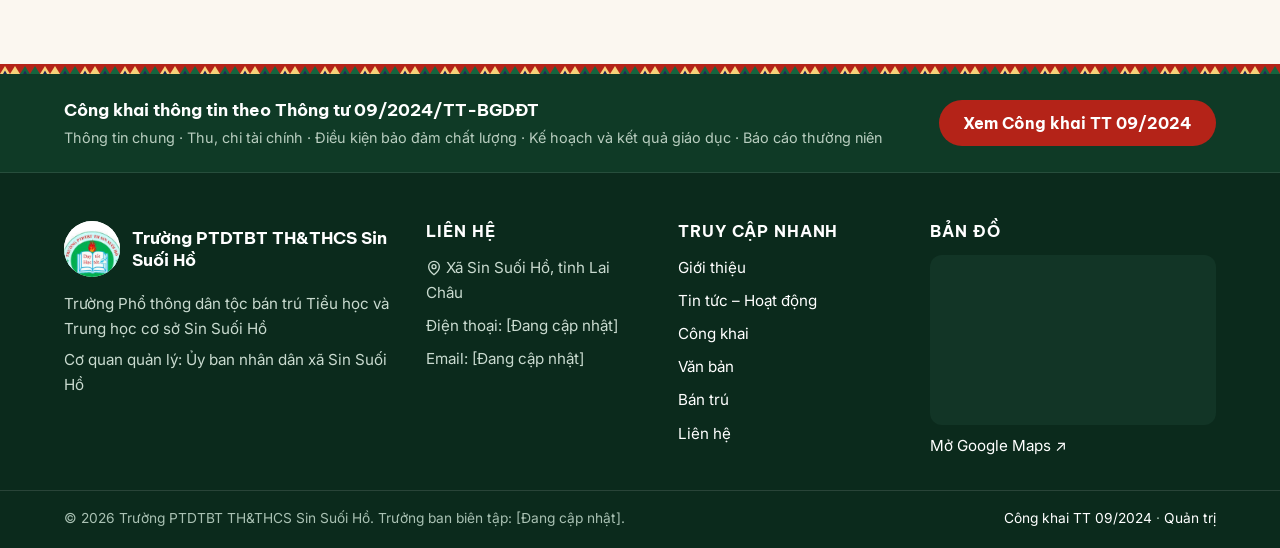
<file: ban-tru.html>
<!doctype html>
<html lang="vi">
<head>
<meta charset="utf-8">
<meta name="viewport" content="width=device-width, initial-scale=1">
<title>Bán trú – Trường PTDTBT TH&amp;THCS Sin Suối Hồ</title>
<meta name="description" content="Thực đơn tuần, công khai bếp ăn, vườn rau, nội quy, chăm sóc sức khỏe và chế độ chính sách cho học sinh bán trú Trường PTDTBT TH&amp;THCS Sin Suối Hồ.">
<meta name="theme-color" content="#14653F">
<meta property="og:type" content="website">
<meta property="og:locale" content="vi_VN">
<meta property="og:title" content="Bán trú – Trường PTDTBT TH&amp;THCS Sin Suối Hồ">
<meta property="og:description" content="Thực đơn tuần, công khai bếp ăn, vườn rau, nội quy, chăm sóc sức khỏe và chế độ chính sách cho học sinh bán trú Trường PTDTBT TH&amp;THCS Sin Suối Hồ.">
<meta property="og:image" content="https://vqthieuthmusang-jpg.github.io/website-truong-lien-cap/assets/img/og-image.jpg">
<link rel="icon" type="image/png" href="assets/img/favicon.png">
<link rel="preconnect" href="https://fonts.googleapis.com">
<link rel="preconnect" href="https://fonts.gstatic.com" crossorigin>
<link rel="stylesheet" href="https://fonts.googleapis.com/css2?family=Be+Vietnam+Pro:wght@500;600;700;800&amp;family=Inter:wght@400;500;600;700&amp;subset=vietnamese&amp;display=swap">
<link rel="stylesheet" href="assets/css/style.css">
</head>
<body data-page="ban-tru">
<div id="site-header"></div>
<main id="main">
<section class="page-hero">
  <img src="assets/img/vuon-rau-5.webp" alt="" width="1600" height="900">
  <div class="wrap">
    <div class="crumbs"><a href="index.html">Trang chủ</a> › Bán trú</div>
    <h1>Bán trú</h1>
    <p>Chăm lo bữa ăn, giấc ngủ, sức khỏe và sinh hoạt của học sinh bán trú – để mái trường thật sự là ngôi nhà thứ hai của các em.</p>
  </div>
</section>
<section class="section">
  <div class="wrap layout-side">
    <nav class="toc" aria-label="Mục lục trang Bán trú">
      <ul>
        <li><a href="#thuc-don">Thực đơn tuần</a></li>
        <li><a href="#bep-an">Công khai bếp ăn</a></li>
        <li><a href="#vuon-rau">Vườn rau của trường</a></li>
        <li><a href="#noi-quy">Nội quy bán trú</a></li>
        <li><a href="#suc-khoe">Chăm sóc sức khỏe</a></li>
        <li><a href="#ngoai-gio">Hoạt động ngoài giờ</a></li>
        <li><a href="#che-do">Chế độ chính sách</a></li>
      </ul>
    </nav>
    <div>
      <div class="block" id="thuc-don">
        <h2>Thực đơn tuần</h2>
        <p class="meta" id="td-meta"></p>
        <div class="table-scroll"><table class="menu-table" id="td-table"></table></div>
        <p class="meta" style="margin-top:10px">Thực đơn dự kiến được công khai trước thứ Bảy của tuần trước (Điều 15, Thông tư 09/2024/TT-BGDĐT).</p>
      </div>

      <div class="block" id="bep-an">
        <h2>Công khai bếp ăn</h2>
        <table class="info-table">
          <tr><th scope="row">Đơn vị cung cấp thực phẩm, hợp đồng</th><td class="pending">[Đang cập nhật]</td></tr>
          <tr><th scope="row">Giấy chứng nhận cơ sở đủ điều kiện an toàn thực phẩm</th><td class="pending">[Đang cập nhật]</td></tr>
          <tr><th scope="row">Kiểm thực ba bước, lưu mẫu thức ăn</th><td class="pending">[Đang cập nhật] Sổ kiểm thực theo Quyết định 1246/QĐ-BYT</td></tr>
          <tr><th scope="row">Định mức tiền ăn, các khoản đóng góp (nếu có)</th><td class="pending">[Đang cập nhật]</td></tr>
        </table>
      </div>

      <div class="block" id="vuon-rau">
        <h2>Vườn rau của trường</h2>
        <p>Giữa thung lũng núi rừng Sin Suối Hồ, vườn rau xanh do thầy cô, nhân viên và học sinh cùng chăm sóc. Mùa thu hoạch, thầy trò cùng xuống vườn – vừa lao động, vừa học cách trồng và quý trọng thành quả.</p>
        <div class="grid-2" style="align-items:start">
          <video controls preload="none" playsinline poster="assets/video/thu-hoach-rau.jpg" width="480" height="854" style="border-radius:12px;max-height:560px;width:auto;margin:0 auto;background:#000">
            <source src="assets/video/thu-hoach-rau.mp4" type="video/mp4">Trình duyệt không hỗ trợ video.
          </video>
          <div class="gallery" data-album style="grid-template-columns:repeat(2,1fr)">
            <button type="button" data-lb="0" aria-label="Xem ảnh lớn"><img src="assets/img/vuon-rau-nui-rung.webp" alt="Vườn rau trước dãy nhà của trường" loading="lazy" width="900" height="1200"></button>
            <button type="button" data-lb="1" aria-label="Xem ảnh lớn"><img src="assets/img/vuon-rau-2.webp" alt="Cô giáo và học sinh hái rau" loading="lazy" width="750" height="1000"></button>
            <button type="button" data-lb="2" aria-label="Xem ảnh lớn"><img src="assets/img/vuon-rau-7.webp" alt="Thu hoạch rau cải" loading="lazy" width="1000" height="749"></button>
            <button type="button" data-lb="3" aria-label="Xem ảnh lớn"><img src="assets/img/vuon-rau-8.webp" alt="Học sinh trong trang phục dân tộc chăm sóc rau" loading="lazy" width="750" height="1000"></button>
            <button type="button" data-lb="4" aria-label="Xem ảnh lớn"><img src="assets/img/vuon-rau-9.webp" alt="Cô giáo bên luống rau vừa thu hoạch" loading="lazy" width="750" height="1000"></button>
            <button type="button" data-lb="5" aria-label="Xem ảnh lớn"><img src="assets/img/vuon-rau-3.webp" alt="Cô giáo hái rau tại vườn trường" loading="lazy" width="749" height="1000"></button>
          </div>
        </div>
      </div>

      <div class="block" id="noi-quy">
        <h2>Nội quy bán trú</h2>
        <div class="pending-box">[Đang cập nhật] Nội quy khu bán trú: giờ giấc sinh hoạt, vệ sinh cá nhân, giữ gìn tài sản, đoàn kết giúp đỡ bạn bè.</div>
      </div>

      <div class="block" id="suc-khoe">
        <h2>Chăm sóc sức khỏe</h2>
        <div class="pending-box">[Đang cập nhật] Tổ chức khám sức khỏe, phòng chống dịch bệnh, theo dõi sức khỏe học sinh bán trú; người phụ trách y tế trường học.</div>
      </div>

      <div class="block" id="ngoai-gio">
        <h2>Hoạt động ngoài giờ</h2>
        <p>Ngoài giờ lên lớp, học sinh bán trú tham gia lao động tại vườn trường, trồng và chăm sóc cây xanh, sinh hoạt văn nghệ – thể thao, làm báo tường và các hoạt động trải nghiệm do Liên đội tổ chức.</p>
        <p><a class="link-more" href="tin-tuc.html">Xem hoạt động của nhà trường</a></p>
      </div>

      <div class="block" id="che-do">
        <h2>Chế độ chính sách</h2>
        <p>Học sinh bán trú và học sinh ở vùng có điều kiện kinh tế – xã hội đặc biệt khó khăn được hưởng chính sách hỗ trợ tiền ăn, tiền nhà ở, gạo và các chế độ khác theo quy định hiện hành của Nhà nước.</p>
        <table class="info-table" style="margin-bottom:16px">
          <tr><th scope="row">Học sinh bán trú (năm học <span data-t="namHoc"></span>)</th><td><b data-t="soLieu.hocSinhBanTru"></b></td></tr>
          <tr><th scope="row">Học sinh được hỗ trợ ăn trưa theo Nghị định 339</th><td><b data-t="soLieu.hocSinhAnTruaND339"></b></td></tr>
        </table>
        <div class="pending-box">[Đang cập nhật] Danh sách, mức hỗ trợ và kết quả thực hiện chế độ năm học 2026 – 2027 (công khai tại trang <a href="cong-khai.html">Công khai</a>, nhóm Thu, chi tài chính).</div>
      </div>
    </div>
  </div>
</section>
</main>
<div id="site-footer"></div>
<script src="data/thong-tin.js"></script>
<script src="data/thuc-don.js"></script>
<script src="assets/js/main.js"></script>
</body>
</html>
</file>
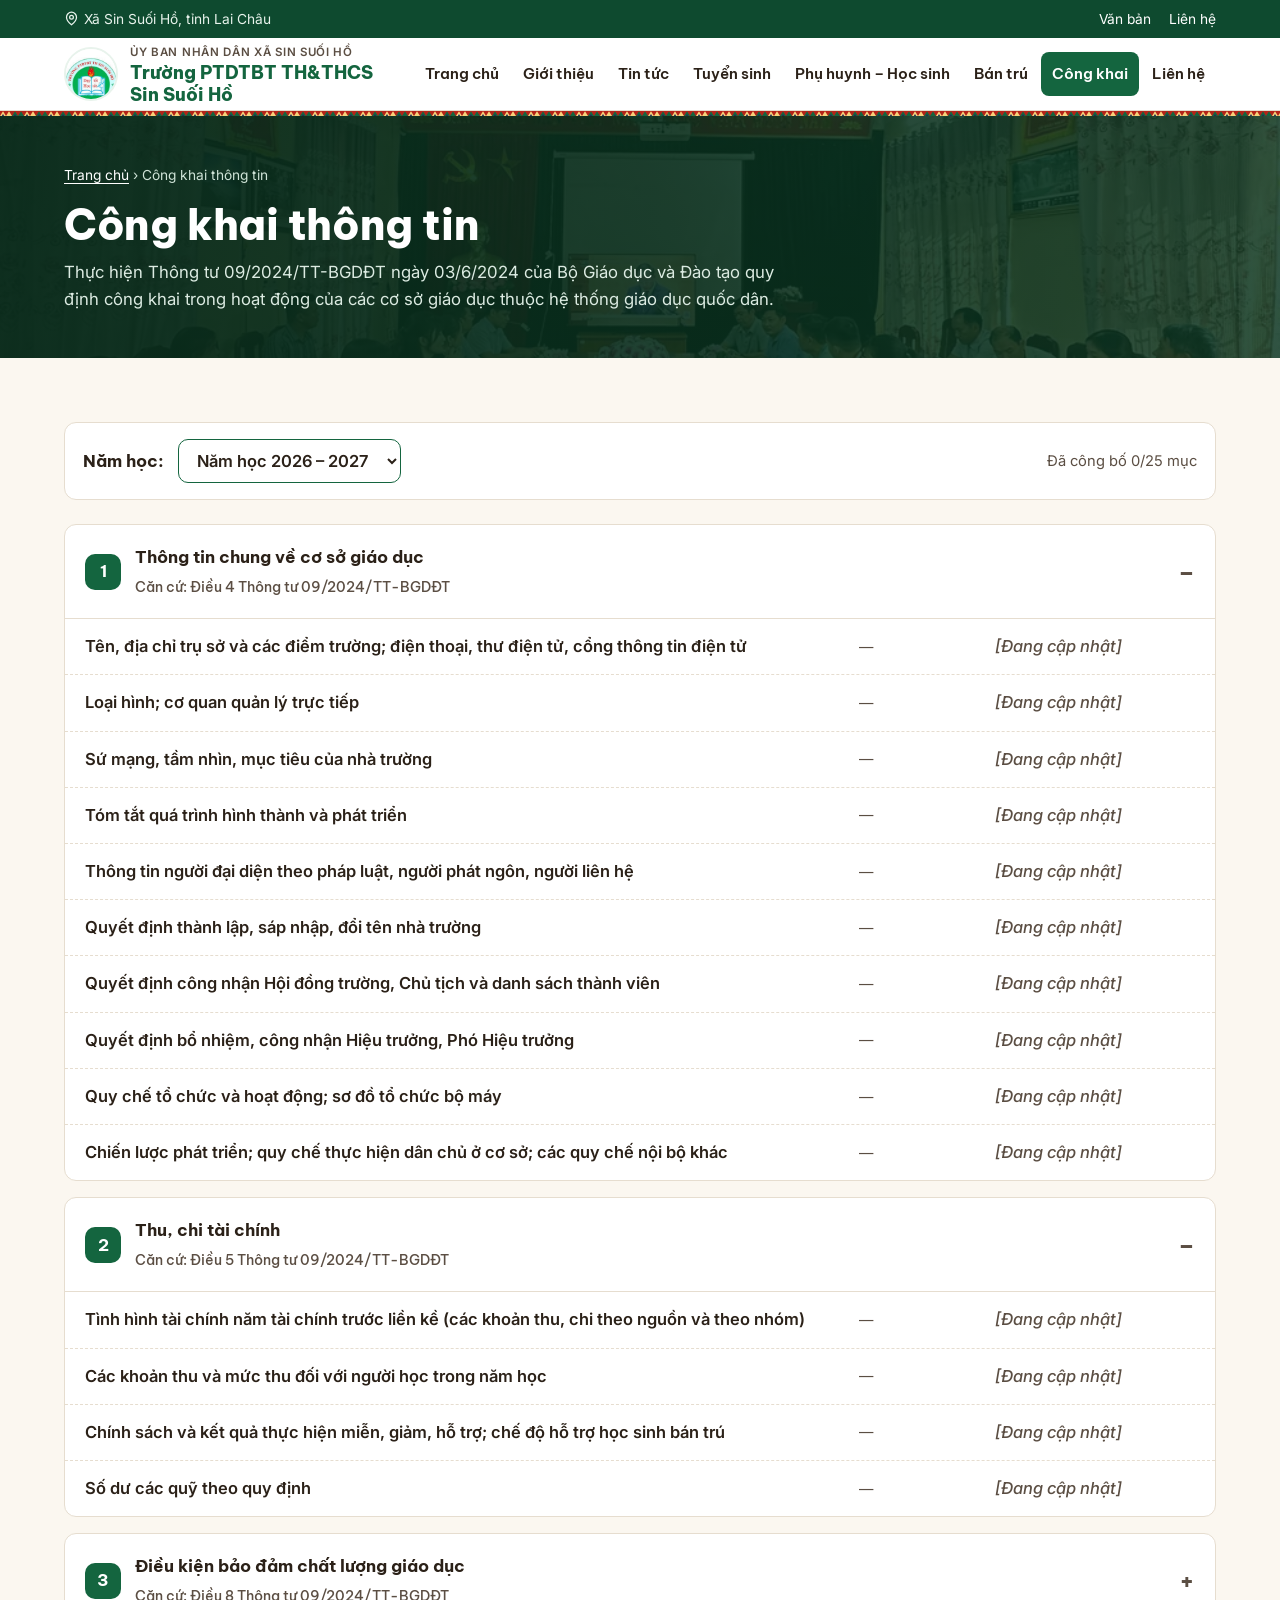
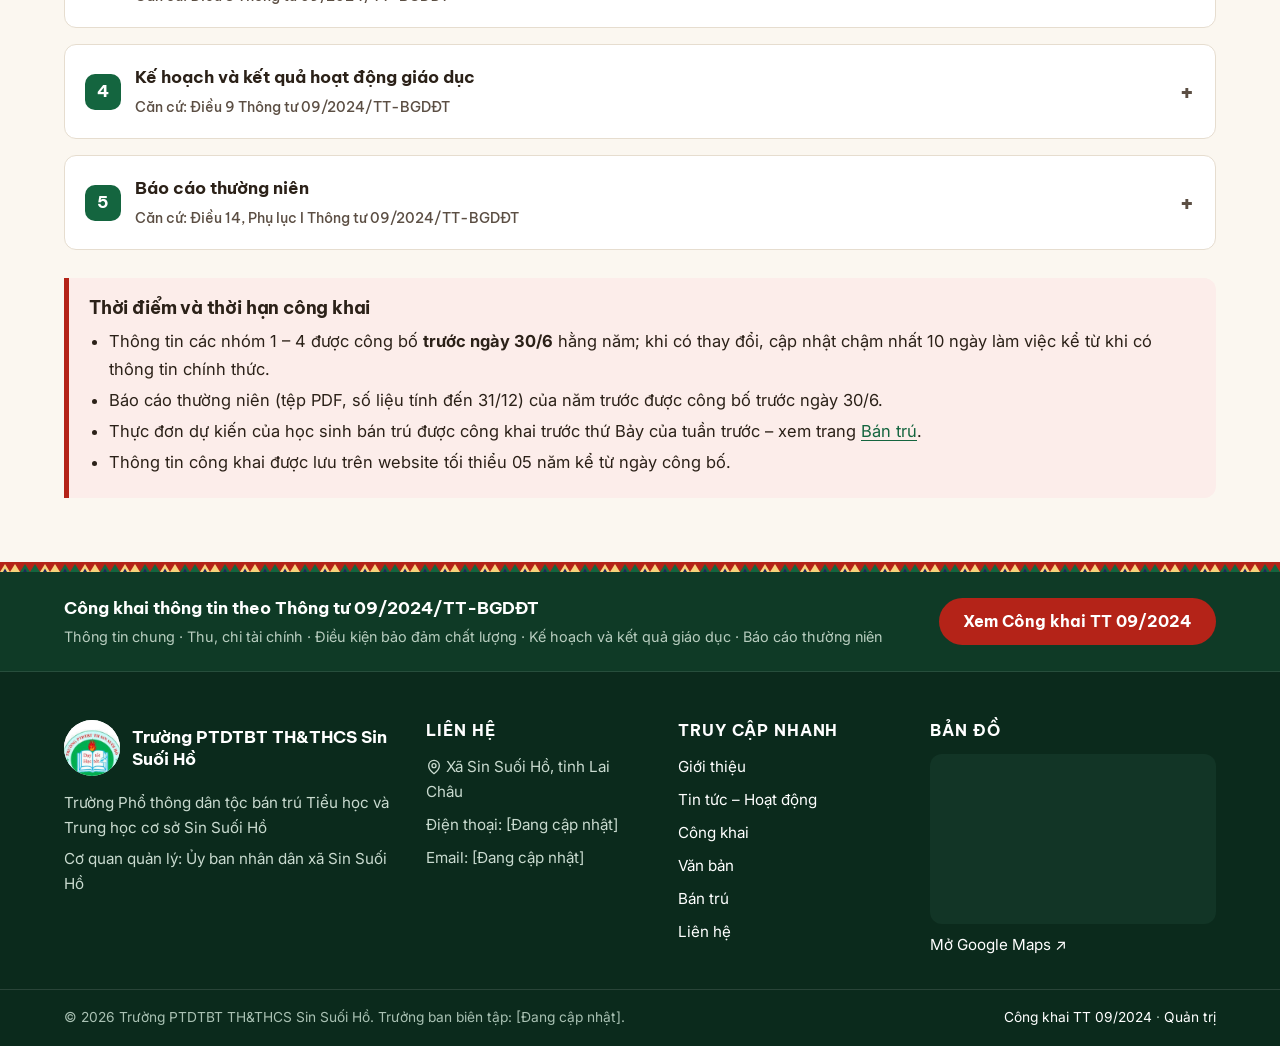
<file: cong-khai.html>
<!doctype html>
<html lang="vi">
<head>
<meta charset="utf-8">
<meta name="viewport" content="width=device-width, initial-scale=1">
<title>Công khai – Trường PTDTBT TH&amp;THCS Sin Suối Hồ</title>
<meta name="description" content="Công khai thông tin của Trường PTDTBT TH&amp;THCS Sin Suối Hồ theo Thông tư 09/2024/TT-BGDĐT: thông tin chung, thu chi tài chính, điều kiện bảo đảm chất lượng, kế hoạch và kết quả giáo dục, báo cáo thường niên.">
<meta name="theme-color" content="#14653F">
<meta property="og:type" content="website">
<meta property="og:locale" content="vi_VN">
<meta property="og:title" content="Công khai – Trường PTDTBT TH&amp;THCS Sin Suối Hồ">
<meta property="og:description" content="Công khai thông tin của Trường PTDTBT TH&amp;THCS Sin Suối Hồ theo Thông tư 09/2024/TT-BGDĐT: thông tin chung, thu chi tài chính, điều kiện bảo đảm chất lượng, kế hoạch và kết quả giáo dục, báo cáo thường niên.">
<meta property="og:image" content="https://vqthieuthmusang-jpg.github.io/website-truong-lien-cap/assets/img/og-image.jpg">
<link rel="icon" type="image/png" href="assets/img/favicon.png">
<link rel="preconnect" href="https://fonts.googleapis.com">
<link rel="preconnect" href="https://fonts.gstatic.com" crossorigin>
<link rel="stylesheet" href="https://fonts.googleapis.com/css2?family=Be+Vietnam+Pro:wght@500;600;700;800&amp;family=Inter:wght@400;500;600;700&amp;subset=vietnamese&amp;display=swap">
<link rel="stylesheet" href="assets/css/style.css">
</head>
<body data-page="cong-khai">
<div id="site-header"></div>
<main id="main">
<section class="page-hero">
  <img src="assets/img/hoi-nghi-truc-tuyen.webp" alt="" width="1600" height="900">
  <div class="wrap">
    <div class="crumbs"><a href="index.html">Trang chủ</a> › Công khai thông tin</div>
    <h1>Công khai thông tin</h1>
    <p>Thực hiện Thông tư 09/2024/TT-BGDĐT ngày 03/6/2024 của Bộ Giáo dục và Đào tạo quy định công khai trong hoạt động của các cơ sở giáo dục thuộc hệ thống giáo dục quốc dân.</p>
  </div>
</section>
<section class="section">
  <div class="wrap">
    <div class="ck-toolbar">
      <label for="ck-year">Năm học:</label>
      <select id="ck-year"></select>
      <span class="ck-count" id="ck-count" aria-live="polite"></span>
    </div>
    <div id="cong-khai"></div>

    <div class="note-box" style="margin-top:28px">
      <h3>Thời điểm và thời hạn công khai</h3>
      <ul>
        <li>Thông tin các nhóm 1 – 4 được công bố <b>trước ngày 30/6</b> hằng năm; khi có thay đổi, cập nhật chậm nhất 10 ngày làm việc kể từ khi có thông tin chính thức.</li>
        <li>Báo cáo thường niên (tệp PDF, số liệu tính đến 31/12) của năm trước được công bố trước ngày 30/6.</li>
        <li>Thực đơn dự kiến của học sinh bán trú được công khai trước thứ Bảy của tuần trước – xem trang <a href="ban-tru.html#thuc-don">Bán trú</a>.</li>
        <li>Thông tin công khai được lưu trên website tối thiểu 05 năm kể từ ngày công bố.</li>
      </ul>
    </div>
  </div>
</section>
</main>
<div id="site-footer"></div>
<script src="data/thong-tin.js"></script>
<script src="data/cong-khai.js"></script>
<script src="assets/js/main.js"></script>
</body>
</html>
</file>
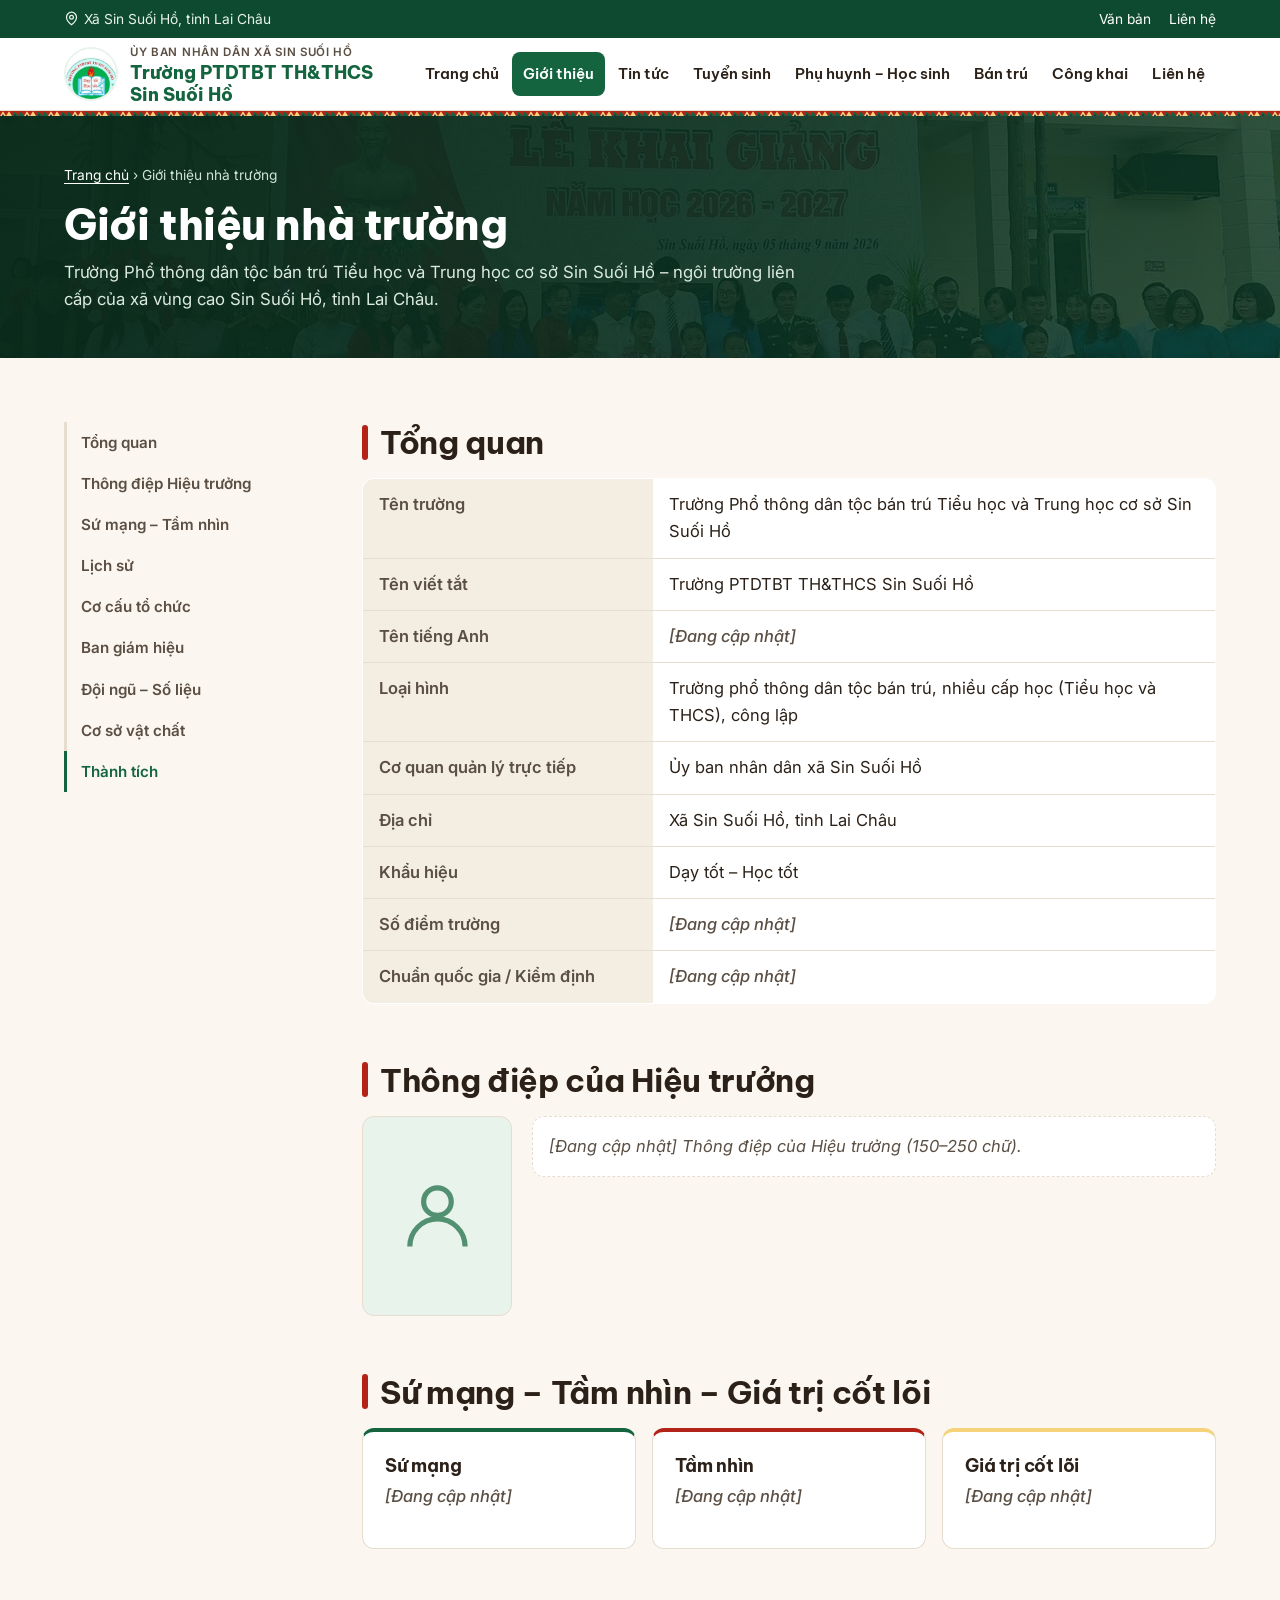
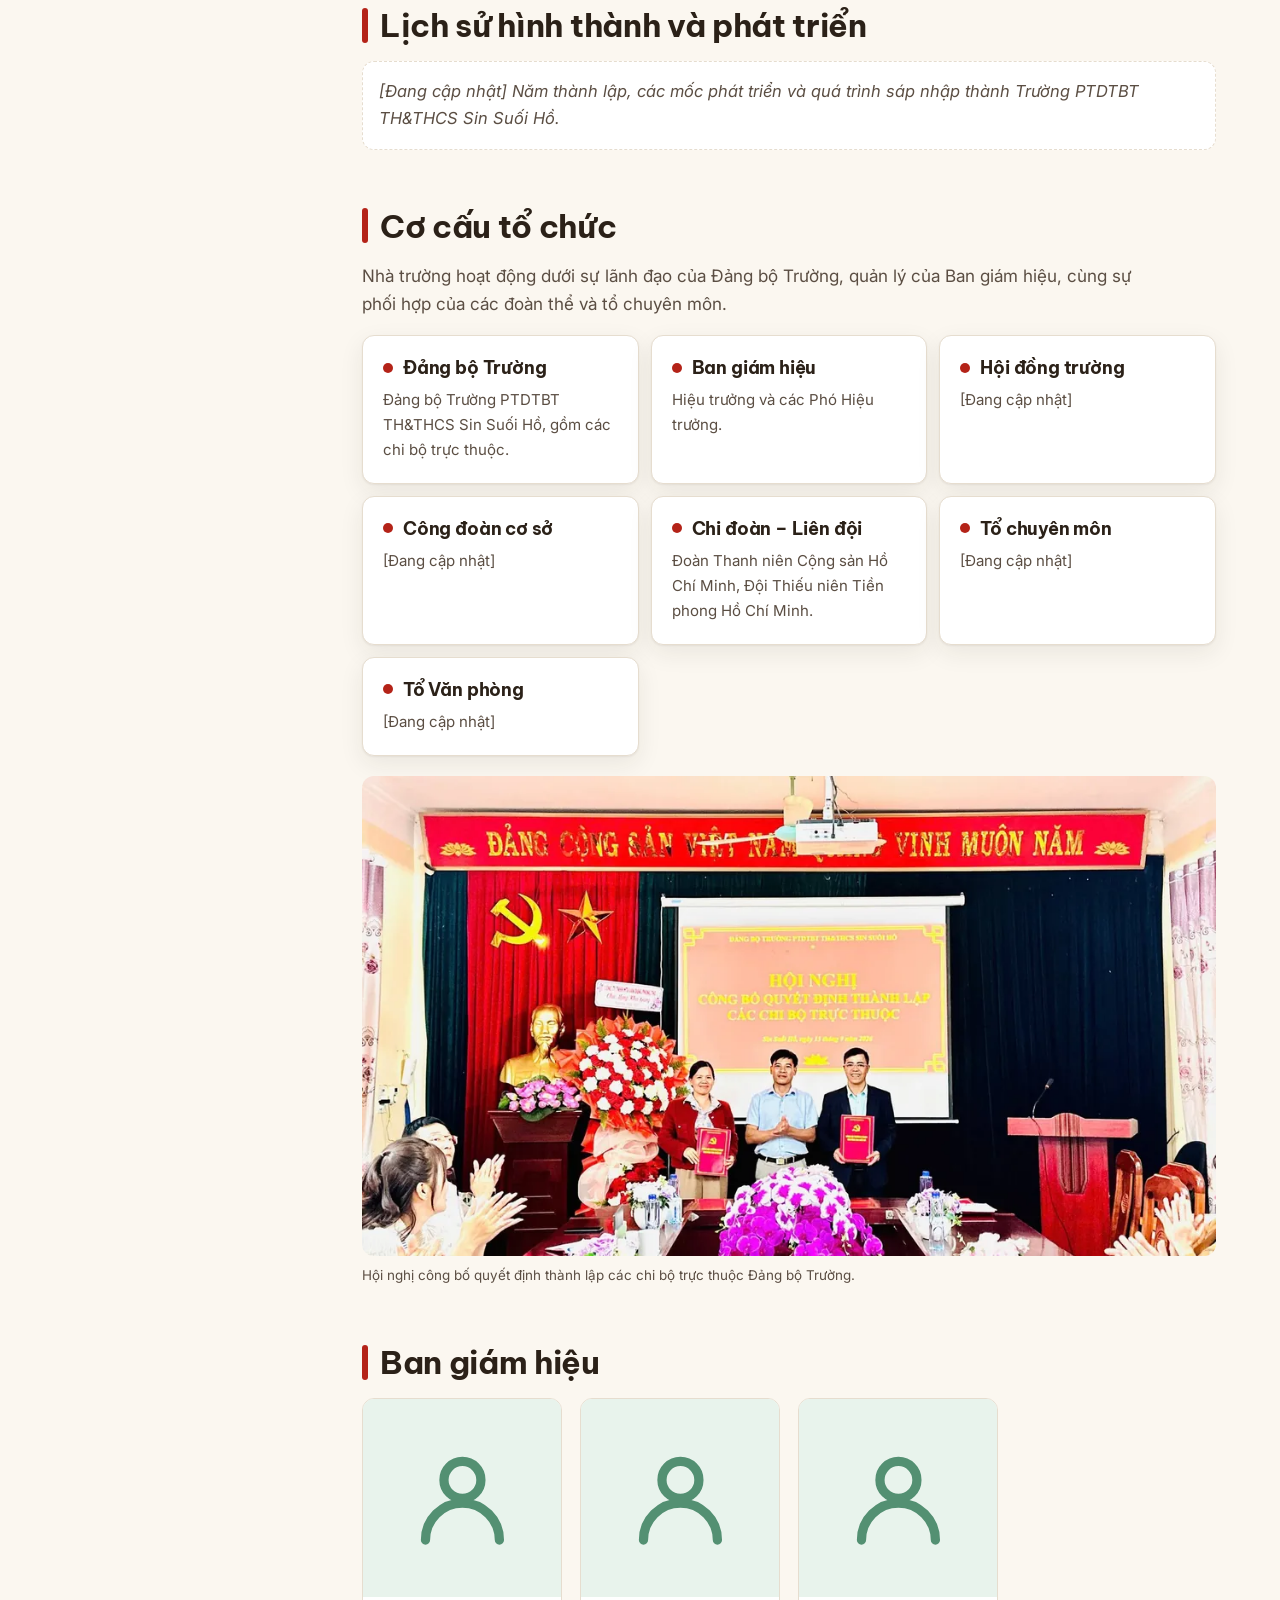
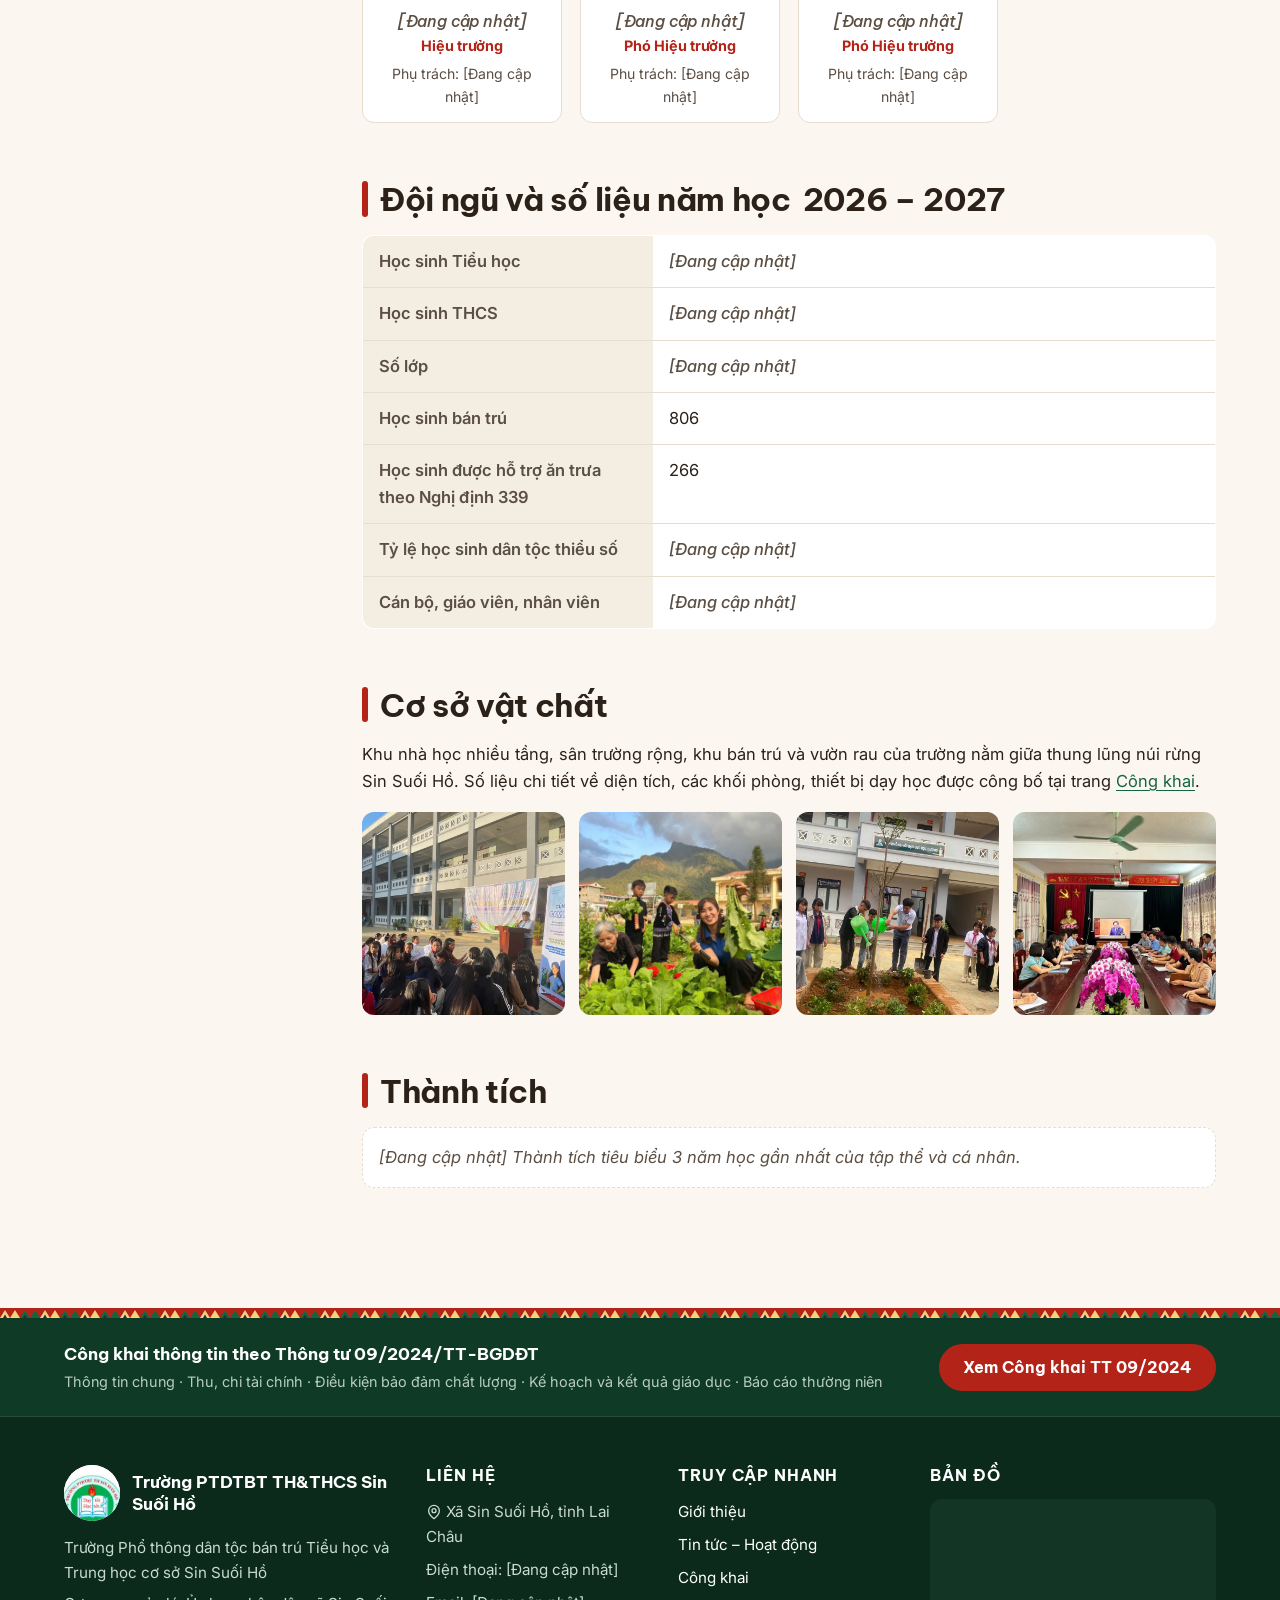
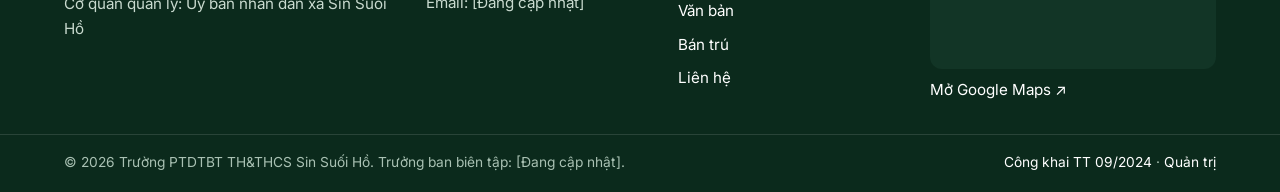
<file: gioi-thieu.html>
<!doctype html>
<html lang="vi">
<head>
<meta charset="utf-8">
<meta name="viewport" content="width=device-width, initial-scale=1">
<title>Giới thiệu – Trường PTDTBT TH&amp;THCS Sin Suối Hồ</title>
<meta name="description" content="Giới thiệu Trường PTDTBT TH&amp;THCS Sin Suối Hồ: thông điệp Hiệu trưởng, sứ mạng – tầm nhìn, lịch sử, cơ cấu tổ chức, đội ngũ, cơ sở vật chất, thành tích.">
<meta name="theme-color" content="#14653F">
<meta property="og:type" content="website">
<meta property="og:locale" content="vi_VN">
<meta property="og:title" content="Giới thiệu – Trường PTDTBT TH&amp;THCS Sin Suối Hồ">
<meta property="og:description" content="Giới thiệu Trường PTDTBT TH&amp;THCS Sin Suối Hồ: thông điệp Hiệu trưởng, sứ mạng – tầm nhìn, lịch sử, cơ cấu tổ chức, đội ngũ, cơ sở vật chất, thành tích.">
<meta property="og:image" content="https://vqthieuthmusang-jpg.github.io/website-truong-lien-cap/assets/img/og-image.jpg">
<link rel="icon" type="image/png" href="assets/img/favicon.png">
<link rel="preconnect" href="https://fonts.googleapis.com">
<link rel="preconnect" href="https://fonts.gstatic.com" crossorigin>
<link rel="stylesheet" href="https://fonts.googleapis.com/css2?family=Be+Vietnam+Pro:wght@500;600;700;800&amp;family=Inter:wght@400;500;600;700&amp;subset=vietnamese&amp;display=swap">
<link rel="stylesheet" href="assets/css/style.css">
</head>
<body data-page="gioi-thieu">
<div id="site-header"></div>
<main id="main">
<section class="page-hero">
  <img src="assets/img/khai-giang-2026-tap-the.webp" alt="" width="1600" height="900">
  <div class="wrap">
    <div class="crumbs"><a href="index.html">Trang chủ</a> › Giới thiệu nhà trường</div>
    <h1>Giới thiệu nhà trường</h1>
    <p>Trường Phổ thông dân tộc bán trú Tiểu học và Trung học cơ sở Sin Suối Hồ – ngôi trường liên cấp của xã vùng cao Sin Suối Hồ, tỉnh Lai Châu.</p>
  </div>
</section>
<section class="section">
  <div class="wrap layout-side">
    <nav class="toc" aria-label="Mục lục trang Giới thiệu">
      <ul>
        <li><a href="#tong-quan">Tổng quan</a></li>
        <li><a href="#thong-diep">Thông điệp Hiệu trưởng</a></li>
        <li><a href="#su-mang">Sứ mạng – Tầm nhìn</a></li>
        <li><a href="#lich-su-truong">Lịch sử</a></li>
        <li><a href="#co-cau">Cơ cấu tổ chức</a></li>
        <li><a href="#ban-giam-hieu">Ban giám hiệu</a></li>
        <li><a href="#doi-ngu">Đội ngũ – Số liệu</a></li>
        <li><a href="#co-so-vat-chat">Cơ sở vật chất</a></li>
        <li><a href="#thanh-tich-truong">Thành tích</a></li>
      </ul>
    </nav>
    <div>
      <div class="block" id="tong-quan">
        <h2>Tổng quan</h2>
        <table class="info-table">
          <tr><th scope="row">Tên trường</th><td data-t="tenDayDu"></td></tr>
          <tr><th scope="row">Tên viết tắt</th><td data-t="ten"></td></tr>
          <tr><th scope="row">Tên tiếng Anh</th><td data-t="tenTiengAnh"></td></tr>
          <tr><th scope="row">Loại hình</th><td>Trường phổ thông dân tộc bán trú, nhiều cấp học (Tiểu học và THCS), công lập</td></tr>
          <tr><th scope="row">Cơ quan quản lý trực tiếp</th><td data-t="coQuanQuanLy"></td></tr>
          <tr><th scope="row">Địa chỉ</th><td data-t="diaChi"></td></tr>
          <tr><th scope="row">Khẩu hiệu</th><td data-t="khauHieu"></td></tr>
          <tr><th scope="row">Số điểm trường</th><td data-t="soLieu.diemTruong"></td></tr>
          <tr><th scope="row">Chuẩn quốc gia / Kiểm định</th><td data-t="soLieu.chuanQuocGia"></td></tr>
        </table>
      </div>

      <div class="block" id="thong-diep">
        <h2>Thông điệp của Hiệu trưởng</h2>
        <div class="principal">
          <div class="portrait" aria-hidden="true"><svg viewBox="0 0 24 24" fill="none" stroke="currentColor" stroke-width="1.5"><circle cx="12" cy="8" r="4"/><path d="M4 21a8 8 0 0 1 16 0"/></svg></div>
          <div class="prose" data-thong-diep></div>
        </div>
      </div>

      <div class="block" id="su-mang">
        <h2>Sứ mạng – Tầm nhìn – Giá trị cốt lõi</h2>
        <div class="values">
          <div class="value"><h3>Sứ mạng</h3><p data-t="suMang"></p></div>
          <div class="value"><h3>Tầm nhìn</h3><p data-t="tamNhin"></p></div>
          <div class="value"><h3>Giá trị cốt lõi</h3><p id="gia-tri"></p></div>
        </div>
      </div>

      <div class="block" id="lich-su-truong">
        <h2>Lịch sử hình thành và phát triển</h2>
        <div id="lich-su"></div>
      </div>

      <div class="block" id="co-cau">
        <h2>Cơ cấu tổ chức</h2>
        <p class="lead">Nhà trường hoạt động dưới sự lãnh đạo của Đảng bộ Trường, quản lý của Ban giám hiệu, cùng sự phối hợp của các đoàn thể và tổ chuyên môn.</p>
        <div class="org" id="to-chuc"></div>
        <figure style="margin:20px 0 0">
          <img src="assets/img/chi-bo-truc-thuoc-2.webp" alt="Hội nghị công bố quyết định thành lập các chi bộ trực thuộc Đảng bộ Trường" loading="lazy" width="1000" height="563" style="border-radius:12px">
          <figcaption class="meta" style="margin-top:8px">Hội nghị công bố quyết định thành lập các chi bộ trực thuộc Đảng bộ Trường.</figcaption>
        </figure>
      </div>

      <div class="block" id="ban-giam-hieu">
        <h2>Ban giám hiệu</h2>
        <div class="people" id="bgh"></div>
      </div>

      <div class="block" id="doi-ngu">
        <h2>Đội ngũ và số liệu năm học <span data-t="namHoc"></span></h2>
        <table class="info-table">
          <tr><th scope="row">Học sinh Tiểu học</th><td data-t="soLieu.hocSinhTieuHoc"></td></tr>
          <tr><th scope="row">Học sinh THCS</th><td data-t="soLieu.hocSinhTHCS"></td></tr>
          <tr><th scope="row">Số lớp</th><td data-t="soLieu.soLop"></td></tr>
          <tr><th scope="row">Học sinh bán trú</th><td data-t="soLieu.hocSinhBanTru"></td></tr>
          <tr><th scope="row">Học sinh được hỗ trợ ăn trưa theo Nghị định 339</th><td data-t="soLieu.hocSinhAnTruaND339"></td></tr>
          <tr><th scope="row">Tỷ lệ học sinh dân tộc thiểu số</th><td data-t="soLieu.tyLeDTTS"></td></tr>
          <tr><th scope="row">Cán bộ, giáo viên, nhân viên</th><td data-t="soLieu.canBoGiaoVien"></td></tr>
        </table>
      </div>

      <div class="block" id="co-so-vat-chat">
        <h2>Cơ sở vật chất</h2>
        <p>Khu nhà học nhiều tầng, sân trường rộng, khu bán trú và vườn rau của trường nằm giữa thung lũng núi rừng Sin Suối Hồ. Số liệu chi tiết về diện tích, các khối phòng, thiết bị dạy học được công bố tại trang <a href="cong-khai.html">Công khai</a>.</p>
        <div class="gallery" data-album>
          <button type="button" data-lb="0" aria-label="Xem ảnh lớn"><img src="assets/img/tuoi-day-thi-truyen-thong.webp" alt="Khu nhà học ba tầng và sân trường" loading="lazy" width="1000" height="750"></button>
          <button type="button" data-lb="1" aria-label="Xem ảnh lớn"><img src="assets/img/vuon-rau-nui-rung.webp" alt="Vườn rau và dãy nhà của trường giữa núi rừng" loading="lazy" width="900" height="1200"></button>
          <button type="button" data-lb="2" aria-label="Xem ảnh lớn"><img src="assets/img/trong-cay-1.webp" alt="Dãy phòng học và bồn cây trước sân trường" loading="lazy" width="750" height="1000"></button>
          <button type="button" data-lb="3" aria-label="Xem ảnh lớn"><img src="assets/img/hoi-nghi-truc-tuyen.webp" alt="Phòng họp có thiết bị hội nghị trực tuyến" loading="lazy" width="1000" height="562"></button>
        </div>
      </div>

      <div class="block" id="thanh-tich-truong">
        <h2>Thành tích</h2>
        <div id="thanh-tich"></div>
      </div>
    </div>
  </div>
</section>
</main>
<div id="site-footer"></div>
<script src="data/thong-tin.js"></script>
<script src="assets/js/main.js"></script>
</body>
</html>
</file>
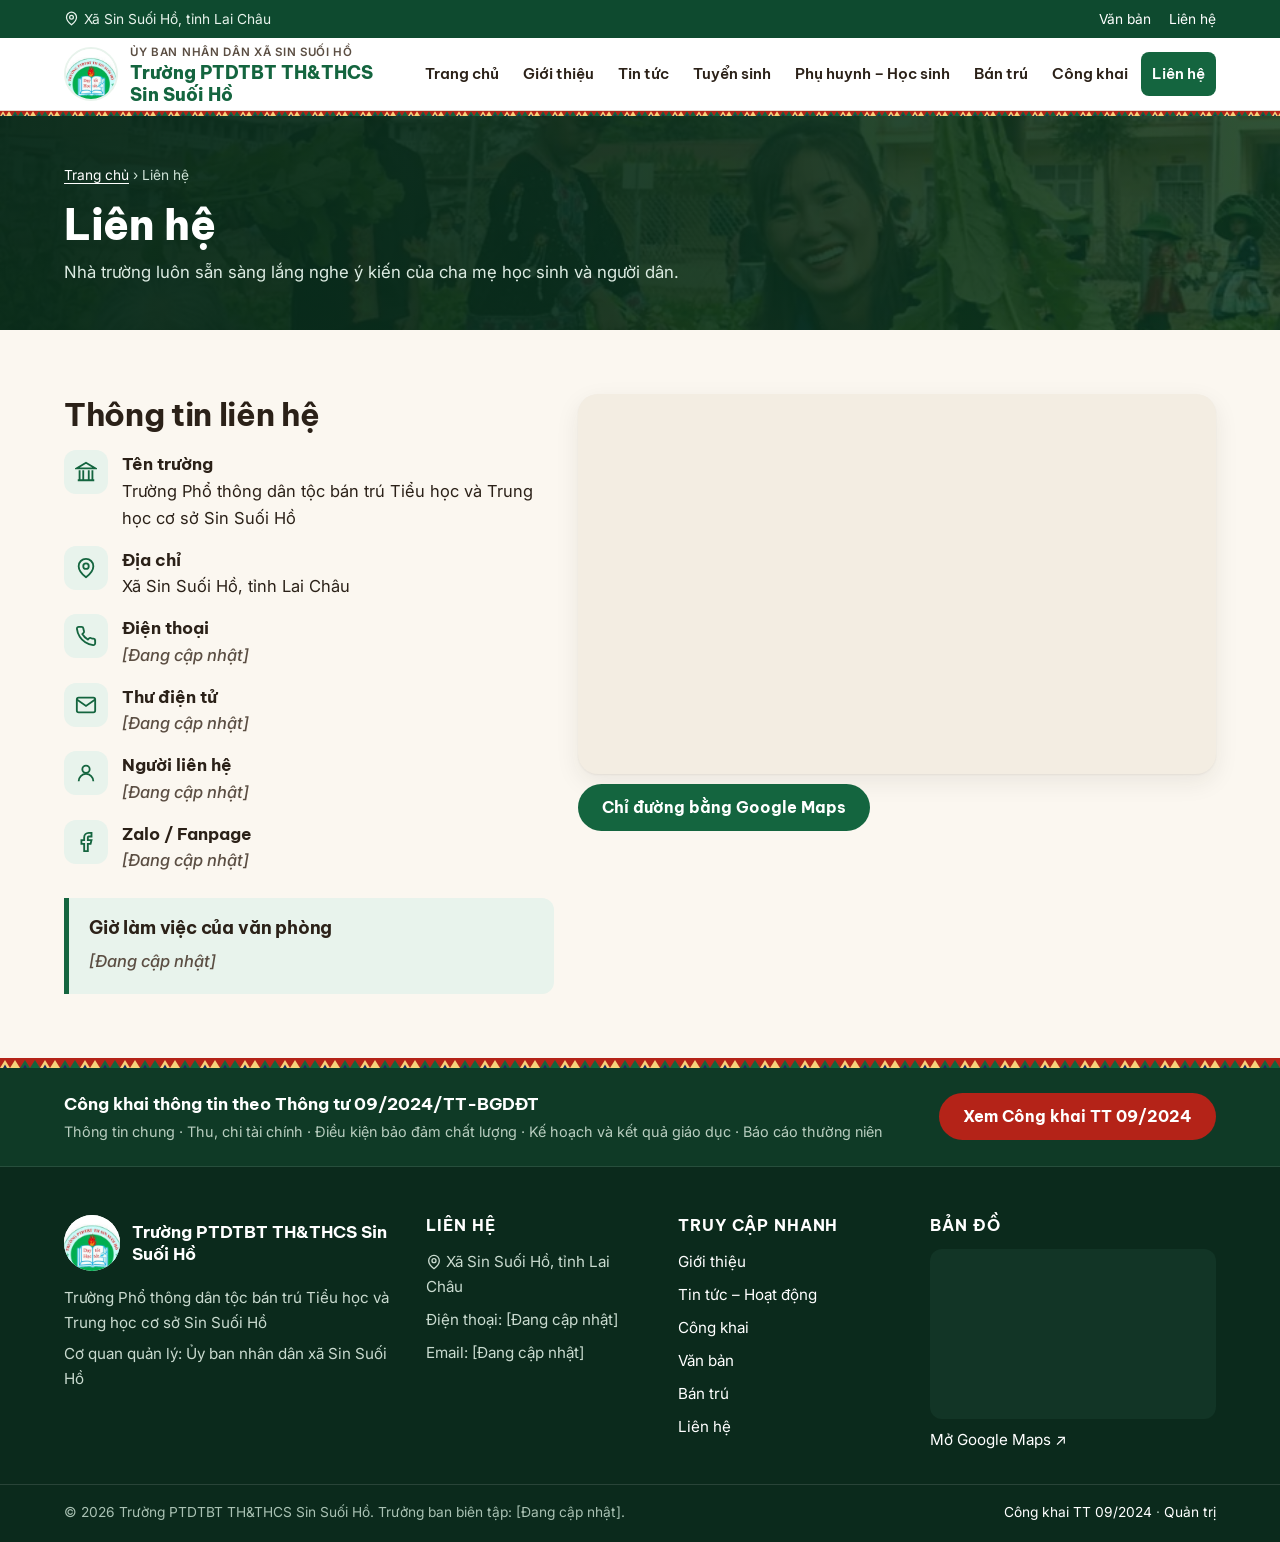
<file: lien-he.html>
<!doctype html>
<html lang="vi">
<head>
<meta charset="utf-8">
<meta name="viewport" content="width=device-width, initial-scale=1">
<title>Liên hệ – Trường PTDTBT TH&amp;THCS Sin Suối Hồ</title>
<meta name="description" content="Địa chỉ, điện thoại, thư điện tử và bản đồ đường đến Trường PTDTBT TH&amp;THCS Sin Suối Hồ, xã Sin Suối Hồ, tỉnh Lai Châu.">
<meta name="theme-color" content="#14653F">
<meta property="og:type" content="website">
<meta property="og:locale" content="vi_VN">
<meta property="og:title" content="Liên hệ – Trường PTDTBT TH&amp;THCS Sin Suối Hồ">
<meta property="og:description" content="Địa chỉ, điện thoại, thư điện tử và bản đồ đường đến Trường PTDTBT TH&amp;THCS Sin Suối Hồ, xã Sin Suối Hồ, tỉnh Lai Châu.">
<meta property="og:image" content="https://vqthieuthmusang-jpg.github.io/website-truong-lien-cap/assets/img/og-image.jpg">
<link rel="icon" type="image/png" href="assets/img/favicon.png">
<link rel="preconnect" href="https://fonts.googleapis.com">
<link rel="preconnect" href="https://fonts.gstatic.com" crossorigin>
<link rel="stylesheet" href="https://fonts.googleapis.com/css2?family=Be+Vietnam+Pro:wght@500;600;700;800&amp;family=Inter:wght@400;500;600;700&amp;subset=vietnamese&amp;display=swap">
<link rel="stylesheet" href="assets/css/style.css">
</head>
<body data-page="lien-he">
<div id="site-header"></div>
<main id="main">
<section class="page-hero">
  <img src="assets/img/vuon-rau-nui-rung.webp" alt="" width="1600" height="900">
  <div class="wrap">
    <div class="crumbs"><a href="index.html">Trang chủ</a> › Liên hệ</div>
    <h1>Liên hệ</h1>
    <p>Nhà trường luôn sẵn sàng lắng nghe ý kiến của cha mẹ học sinh và người dân.</p>
  </div>
</section>
<section class="section">
  <div class="wrap contact-grid">
    <div>
      <h2>Thông tin liên hệ</h2>
      <ul class="contact-list">
        <li><span class="ci"><svg viewBox="0 0 24 24" fill="none" stroke="currentColor" stroke-width="2" aria-hidden="true"><path d="M3 21h18M5 21V10M19 21V10M9 21V10M15 21V10M12 2 2 8h20z"/></svg></span><div><b>Tên trường</b><span data-t="tenDayDu"></span></div></li>
        <li><span class="ci"><svg viewBox="0 0 24 24" fill="none" stroke="currentColor" stroke-width="2" aria-hidden="true"><path d="M20 10c0 6-8 12-8 12s-8-6-8-12a8 8 0 0 1 16 0z"/><circle cx="12" cy="10" r="3"/></svg></span><div><b>Địa chỉ</b><span data-t="diaChi"></span></div></li>
        <li><span class="ci"><svg viewBox="0 0 24 24" fill="none" stroke="currentColor" stroke-width="2" aria-hidden="true"><path d="M22 16.9v3a2 2 0 0 1-2.2 2 19.8 19.8 0 0 1-8.6-3.1 19.5 19.5 0 0 1-6-6A19.8 19.8 0 0 1 2.1 4.2 2 2 0 0 1 4.1 2h3a2 2 0 0 1 2 1.7c.1 1 .4 1.9.7 2.8a2 2 0 0 1-.5 2.1L8 9.9a16 16 0 0 0 6 6l1.3-1.3a2 2 0 0 1 2.1-.4c.9.3 1.8.6 2.8.7a2 2 0 0 1 1.7 2z"/></svg></span><div><b>Điện thoại</b><span data-t="dienThoai"></span></div></li>
        <li><span class="ci"><svg viewBox="0 0 24 24" fill="none" stroke="currentColor" stroke-width="2" aria-hidden="true"><rect x="2" y="4" width="20" height="16" rx="2"/><path d="m22 6-10 7L2 6"/></svg></span><div><b>Thư điện tử</b><span data-t="email"></span></div></li>
        <li><span class="ci"><svg viewBox="0 0 24 24" fill="none" stroke="currentColor" stroke-width="2" aria-hidden="true"><circle cx="12" cy="8" r="4"/><path d="M4 21a8 8 0 0 1 16 0"/></svg></span><div><b>Người liên hệ</b><span data-t="nguoiLienHe"></span></div></li>
        <li><span class="ci"><svg viewBox="0 0 24 24" fill="none" stroke="currentColor" stroke-width="2" aria-hidden="true"><path d="M18 2h-3a5 5 0 0 0-5 5v3H7v4h3v8h4v-8h3l1-4h-4V7a1 1 0 0 1 1-1h3z"/></svg></span><div><b>Zalo / Fanpage</b><span data-t="fanpage"></span></div></li>
      </ul>
      <div class="note-box green" style="margin-top:24px">
        <h3>Giờ làm việc của văn phòng</h3>
        <p style="margin:0" class="pending">[Đang cập nhật]</p>
      </div>
    </div>
    <div>
      <iframe class="map-frame" title="Bản đồ đường đến Trường PTDTBT TH&amp;THCS Sin Suối Hồ" loading="lazy" referrerpolicy="no-referrer-when-downgrade" id="map-frame"></iframe>
      <p style="margin-top:10px"><a class="btn btn-primary" id="map-link" target="_blank" rel="noopener" href="https://www.google.com/maps">Chỉ đường bằng Google Maps</a></p>
    </div>
  </div>
</section>
</main>
<div id="site-footer"></div>
<script src="data/thong-tin.js"></script>
<script src="assets/js/main.js"></script>
</body>
</html>
</file>
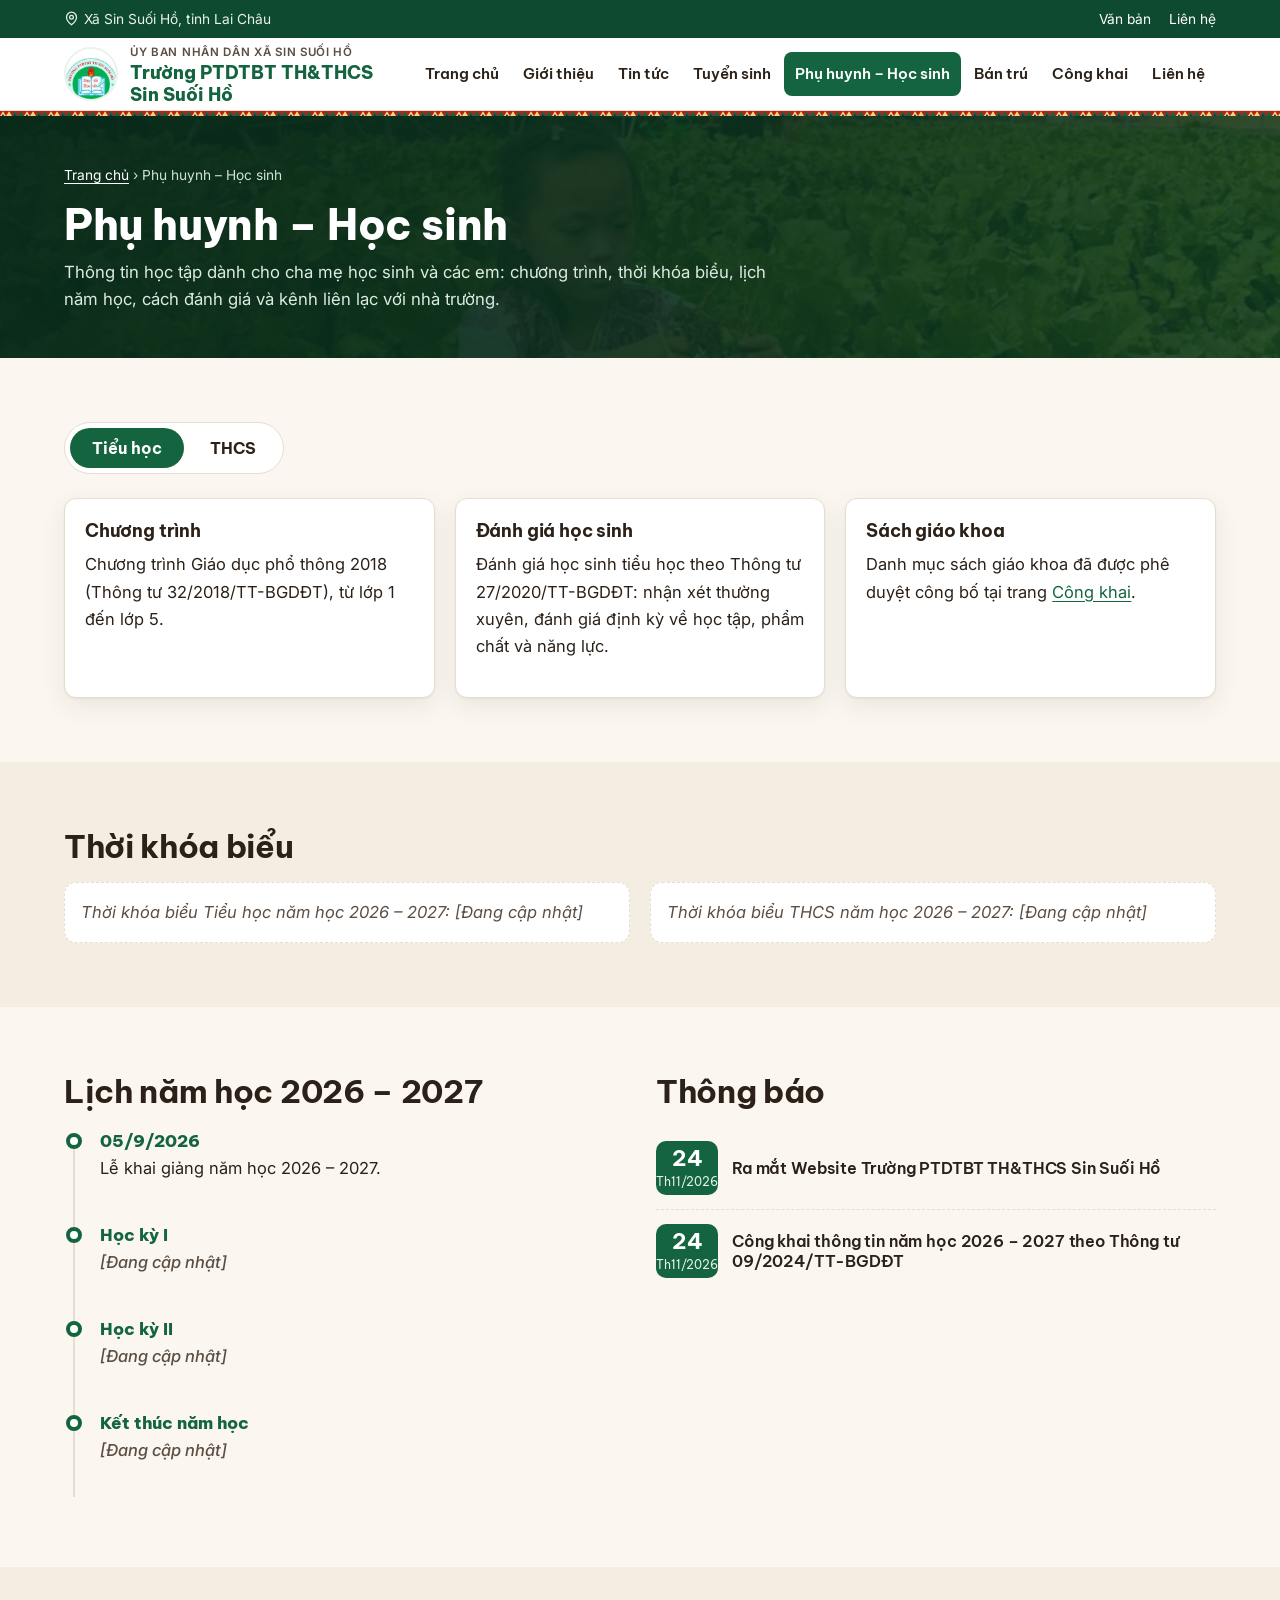
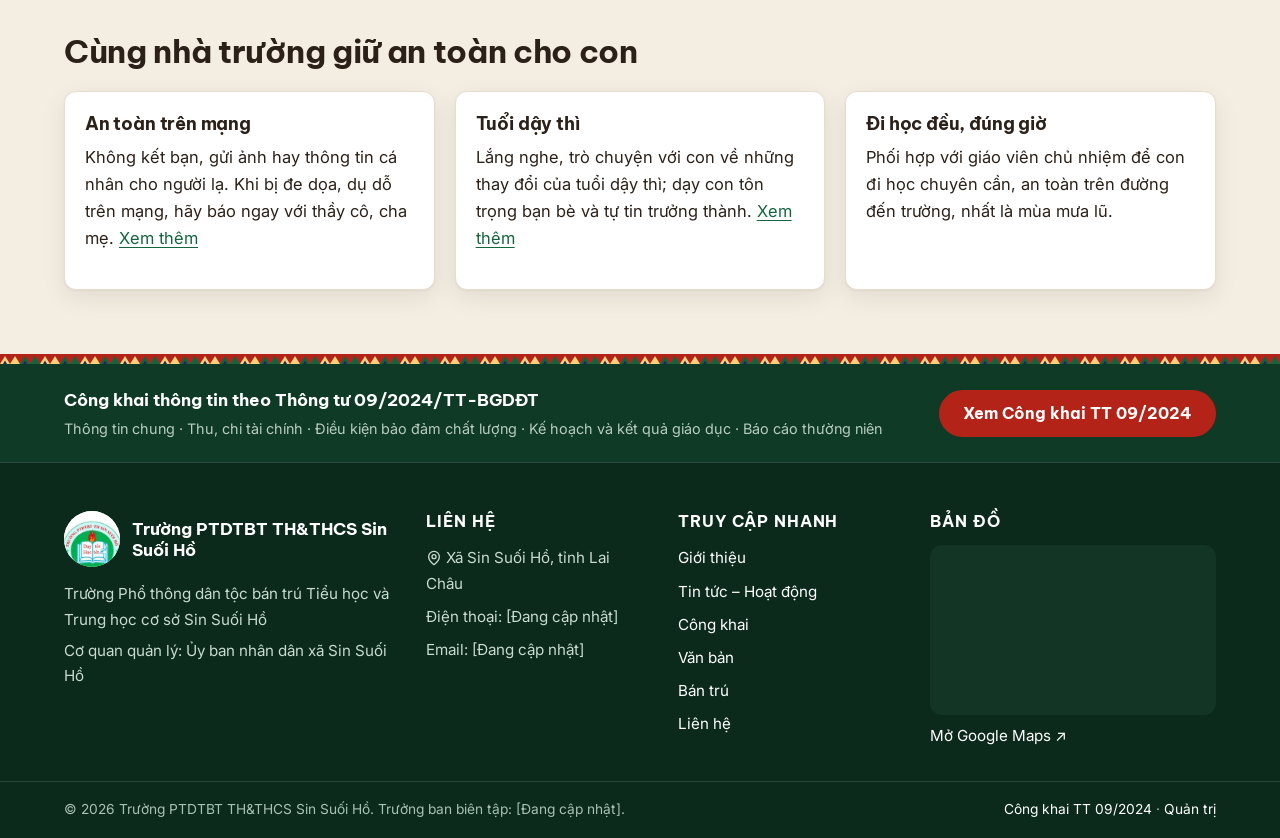
<file: phu-huynh.html>
<!doctype html>
<html lang="vi">
<head>
<meta charset="utf-8">
<meta name="viewport" content="width=device-width, initial-scale=1">
<title>Phụ huynh – Học sinh – Trường PTDTBT TH&amp;THCS Sin Suối Hồ</title>
<meta name="description" content="Chương trình học, thời khóa biểu, lịch năm học, đánh giá học sinh và hướng dẫn cho cha mẹ học sinh Trường PTDTBT TH&amp;THCS Sin Suối Hồ.">
<meta name="theme-color" content="#14653F">
<meta property="og:type" content="website">
<meta property="og:locale" content="vi_VN">
<meta property="og:title" content="Phụ huynh – Học sinh – Trường PTDTBT TH&amp;THCS Sin Suối Hồ">
<meta property="og:description" content="Chương trình học, thời khóa biểu, lịch năm học, đánh giá học sinh và hướng dẫn cho cha mẹ học sinh Trường PTDTBT TH&amp;THCS Sin Suối Hồ.">
<meta property="og:image" content="https://vqthieuthmusang-jpg.github.io/website-truong-lien-cap/assets/img/og-image.jpg">
<link rel="icon" type="image/png" href="assets/img/favicon.png">
<link rel="preconnect" href="https://fonts.googleapis.com">
<link rel="preconnect" href="https://fonts.gstatic.com" crossorigin>
<link rel="stylesheet" href="https://fonts.googleapis.com/css2?family=Be+Vietnam+Pro:wght@500;600;700;800&amp;family=Inter:wght@400;500;600;700&amp;subset=vietnamese&amp;display=swap">
<link rel="stylesheet" href="assets/css/style.css">
</head>
<body data-page="phu-huynh">
<div id="site-header"></div>
<main id="main">
<section class="page-hero">
  <img src="assets/img/vuon-rau-4.webp" alt="" width="1600" height="900">
  <div class="wrap">
    <div class="crumbs"><a href="index.html">Trang chủ</a> › Phụ huynh – Học sinh</div>
    <h1>Phụ huynh – Học sinh</h1>
    <p>Thông tin học tập dành cho cha mẹ học sinh và các em: chương trình, thời khóa biểu, lịch năm học, cách đánh giá và kênh liên lạc với nhà trường.</p>
  </div>
</section>
<section class="section">
  <div class="wrap">
    <div class="tabs">
      <div role="tablist" aria-label="Chọn cấp học">
        <button role="tab" id="t-th" aria-controls="p-th" data-key="tieu-hoc">Tiểu học</button>
        <button role="tab" id="t-thcs" aria-controls="p-thcs" data-key="thcs">THCS</button>
      </div>
      <div role="tabpanel" id="p-th" aria-labelledby="t-th">
        <div class="grid-3">
          <div class="card"><div class="card-body"><h3>Chương trình</h3><p>Chương trình Giáo dục phổ thông 2018 (Thông tư 32/2018/TT-BGDĐT), từ lớp 1 đến lớp 5.</p></div></div>
          <div class="card"><div class="card-body"><h3>Đánh giá học sinh</h3><p>Đánh giá học sinh tiểu học theo Thông tư 27/2020/TT-BGDĐT: nhận xét thường xuyên, đánh giá định kỳ về học tập, phẩm chất và năng lực.</p></div></div>
          <div class="card"><div class="card-body"><h3>Sách giáo khoa</h3><p>Danh mục sách giáo khoa đã được phê duyệt công bố tại trang <a href="cong-khai.html">Công khai</a>.</p></div></div>
        </div>
      </div>
      <div role="tabpanel" id="p-thcs" aria-labelledby="t-thcs" hidden>
        <div class="grid-3">
          <div class="card"><div class="card-body"><h3>Chương trình</h3><p>Chương trình Giáo dục phổ thông 2018 (Thông tư 32/2018/TT-BGDĐT), từ lớp 6 đến lớp 9.</p></div></div>
          <div class="card"><div class="card-body"><h3>Đánh giá học sinh</h3><p>Đánh giá học sinh THCS theo Thông tư 22/2021/TT-BGDĐT: kết quả rèn luyện và kết quả học tập.</p></div></div>
          <div class="card"><div class="card-body"><h3>Sách giáo khoa</h3><p>Danh mục sách giáo khoa đã được phê duyệt công bố tại trang <a href="cong-khai.html">Công khai</a>.</p></div></div>
        </div>
      </div>
    </div>
  </div>
</section>

<section class="section alt" id="tkb" aria-labelledby="tkb-title">
  <div class="wrap">
    <h2 id="tkb-title">Thời khóa biểu</h2>
    <div class="grid-2">
      <div class="pending-box">Thời khóa biểu Tiểu học năm học 2026 – 2027: [Đang cập nhật]</div>
      <div class="pending-box">Thời khóa biểu THCS năm học 2026 – 2027: [Đang cập nhật]</div>
    </div>
  </div>
</section>

<section class="section" id="lich-nam-hoc" aria-labelledby="lnh-title">
  <div class="wrap grid-2 gap-lg">
    <div>
      <h2 id="lnh-title">Lịch năm học 2026 – 2027</h2>
      <ol class="timeline">
        <li><span class="tl-year">05/9/2026</span><p>Lễ khai giảng năm học 2026 – 2027.</p></li>
        <li><span class="tl-year">Học kỳ I</span><p class="pending">[Đang cập nhật]</p></li>
        <li><span class="tl-year">Học kỳ II</span><p class="pending">[Đang cập nhật]</p></li>
        <li><span class="tl-year">Kết thúc năm học</span><p class="pending">[Đang cập nhật]</p></li>
      </ol>
    </div>
    <div>
      <h2>Thông báo</h2>
      <ul class="notice-list" data-notices="5"></ul>
    </div>
  </div>
</section>

<section class="section alt" aria-labelledby="at-title">
  <div class="wrap">
    <h2 id="at-title">Cùng nhà trường giữ an toàn cho con</h2>
    <div class="grid-3" style="margin-top:20px">
      <div class="card"><div class="card-body"><h3>An toàn trên mạng</h3><p>Không kết bạn, gửi ảnh hay thông tin cá nhân cho người lạ. Khi bị đe dọa, dụ dỗ trên mạng, hãy báo ngay với thầy cô, cha mẹ. <a href="bai-viet.html?id=ket-noi-khong-ton-thuong-2026">Xem thêm</a></p></div></div>
      <div class="card"><div class="card-body"><h3>Tuổi dậy thì</h3><p>Lắng nghe, trò chuyện với con về những thay đổi của tuổi dậy thì; dạy con tôn trọng bạn bè và tự tin trưởng thành. <a href="bai-viet.html?id=tuoi-day-thi-tu-tin-ton-trong-su-khac-biet">Xem thêm</a></p></div></div>
      <div class="card"><div class="card-body"><h3>Đi học đều, đúng giờ</h3><p>Phối hợp với giáo viên chủ nhiệm để con đi học chuyên cần, an toàn trên đường đến trường, nhất là mùa mưa lũ.</p></div></div>
    </div>
  </div>
</section>
</main>
<div id="site-footer"></div>
<script src="data/thong-tin.js"></script>
<script src="data/thong-bao.js"></script>
<script src="assets/js/main.js"></script>
</body>
</html>
</file>
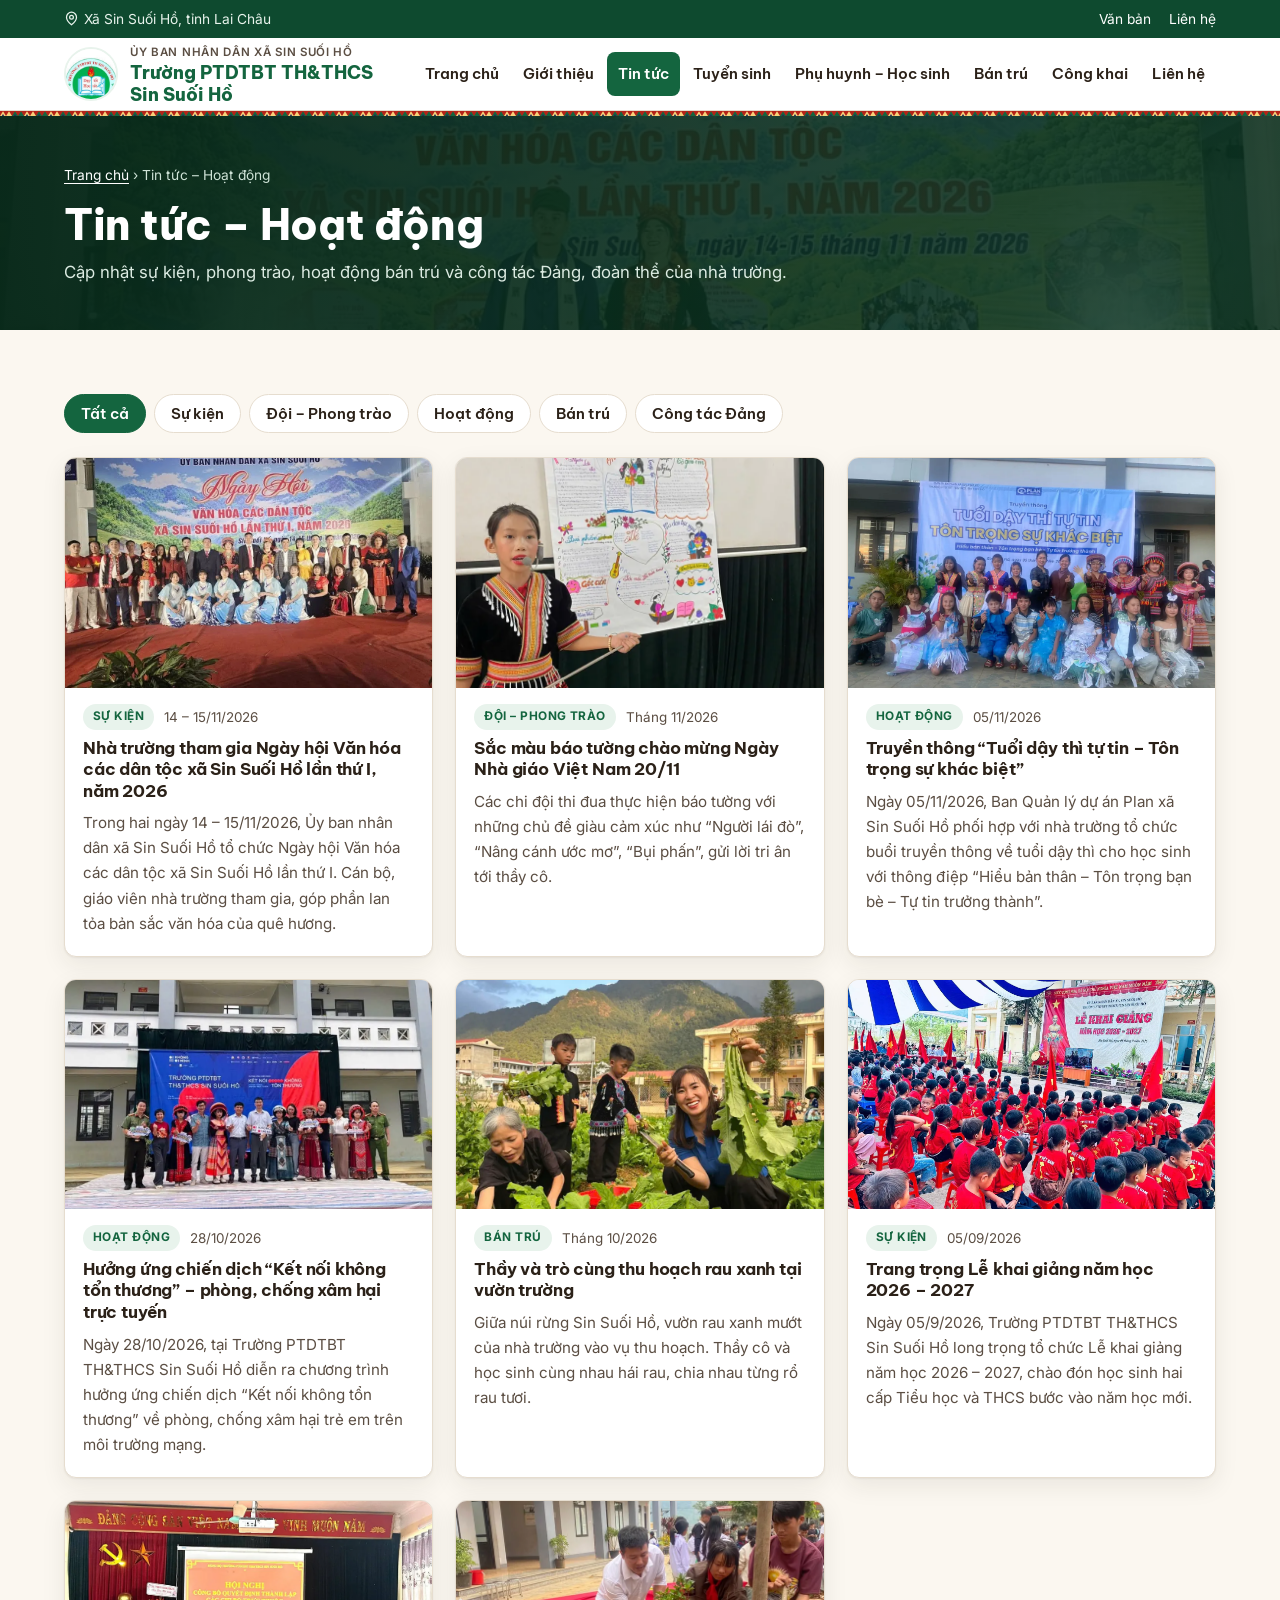
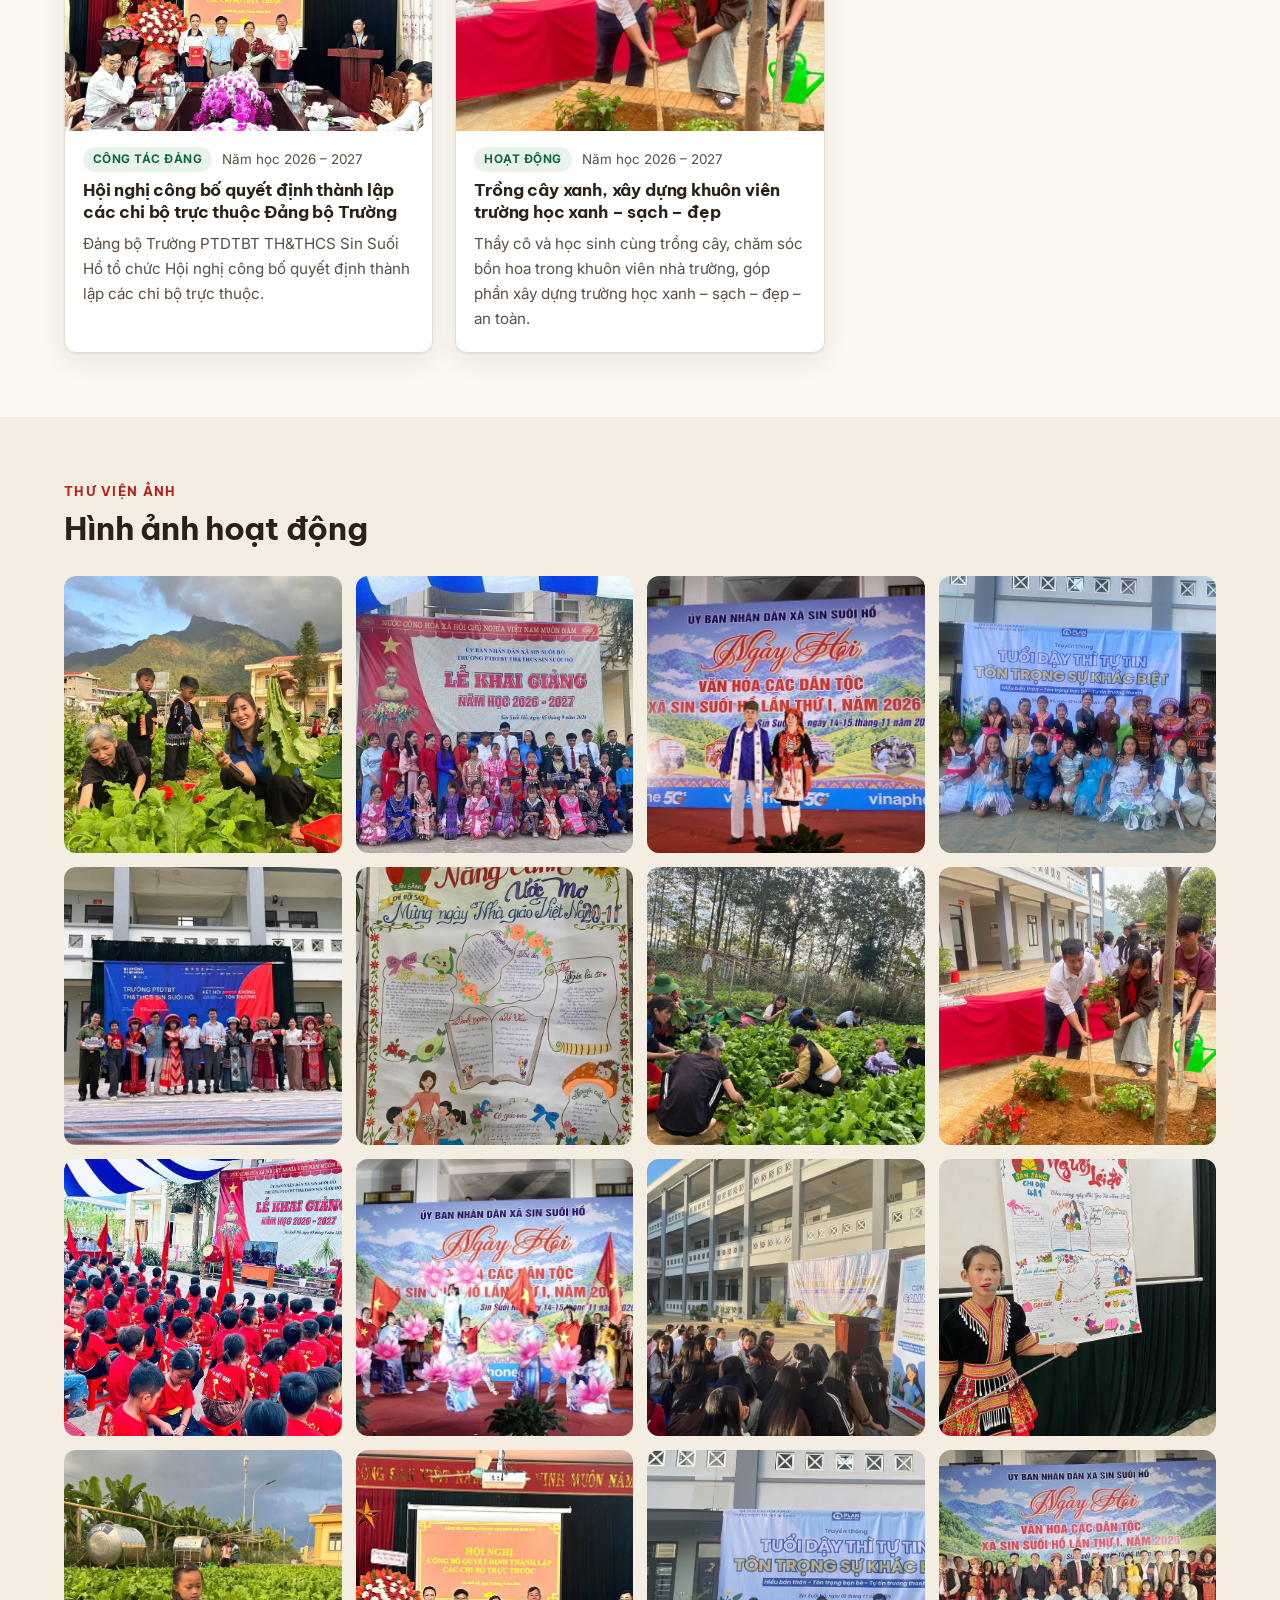
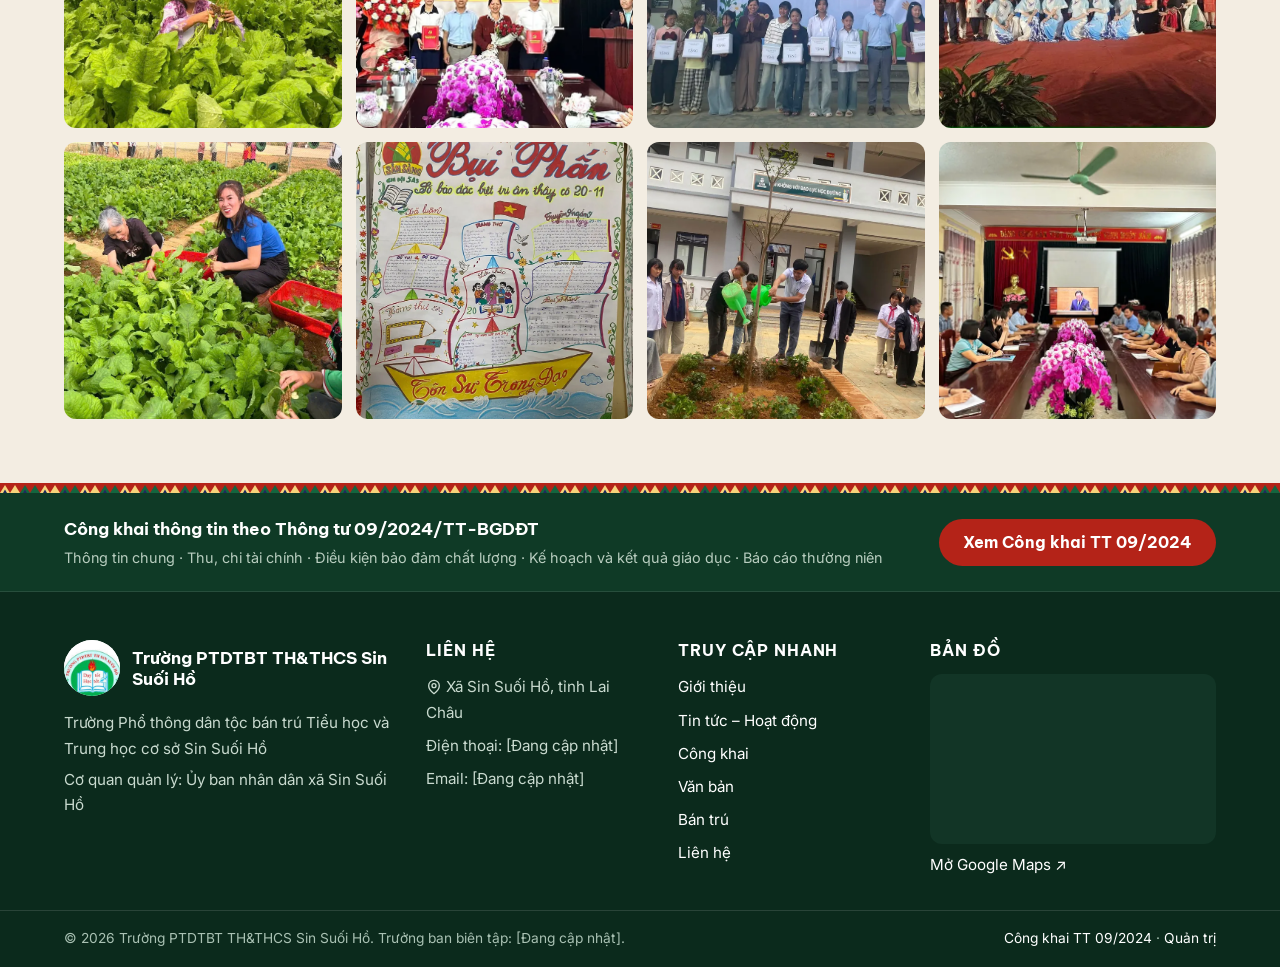
<file: tin-tuc.html>
<!doctype html>
<html lang="vi">
<head>
<meta charset="utf-8">
<meta name="viewport" content="width=device-width, initial-scale=1">
<title>Tin tức – Hoạt động – Trường PTDTBT TH&amp;THCS Sin Suối Hồ</title>
<meta name="description" content="Tin tức, sự kiện và hoạt động giáo dục của Trường PTDTBT TH&amp;THCS Sin Suối Hồ, tỉnh Lai Châu.">
<meta name="theme-color" content="#14653F">
<meta property="og:type" content="website">
<meta property="og:locale" content="vi_VN">
<meta property="og:title" content="Tin tức – Hoạt động – Trường PTDTBT TH&amp;THCS Sin Suối Hồ">
<meta property="og:description" content="Tin tức, sự kiện và hoạt động giáo dục của Trường PTDTBT TH&amp;THCS Sin Suối Hồ, tỉnh Lai Châu.">
<meta property="og:image" content="https://vqthieuthmusang-jpg.github.io/website-truong-lien-cap/assets/img/og-image.jpg">
<link rel="icon" type="image/png" href="assets/img/favicon.png">
<link rel="preconnect" href="https://fonts.googleapis.com">
<link rel="preconnect" href="https://fonts.gstatic.com" crossorigin>
<link rel="stylesheet" href="https://fonts.googleapis.com/css2?family=Be+Vietnam+Pro:wght@500;600;700;800&amp;family=Inter:wght@400;500;600;700&amp;subset=vietnamese&amp;display=swap">
<link rel="stylesheet" href="assets/css/style.css">
</head>
<body data-page="tin-tuc">
<div id="site-header"></div>
<main id="main">
<section class="page-hero">
  <img src="assets/img/ngay-hoi-van-hoa-2.webp" alt="" width="1600" height="900">
  <div class="wrap">
    <div class="crumbs"><a href="index.html">Trang chủ</a> › Tin tức – Hoạt động</div>
    <h1>Tin tức – Hoạt động</h1>
    <p>Cập nhật sự kiện, phong trào, hoạt động bán trú và công tác Đảng, đoàn thể của nhà trường.</p>
  </div>
</section>
<section class="section">
  <div class="wrap">
    <div class="filters" id="news-filters" role="group" aria-label="Lọc theo chuyên mục"></div>
    <div class="news-grid" id="news-grid"></div>
  </div>
</section>
<section class="section alt" id="thu-vien" aria-labelledby="tv-title">
  <div class="wrap">
    <div class="section-head"><div><span class="eyebrow">Thư viện ảnh</span><h2 id="tv-title">Hình ảnh hoạt động</h2></div></div>
    <div class="gallery" data-gallery></div>
  </div>
</section>
</main>
<div id="site-footer"></div>
<script src="data/thong-tin.js"></script>
<script src="data/tin-tuc.js"></script>
<script src="data/thu-vien.js"></script>
<script src="assets/js/main.js"></script>
</body>
</html>
</file>
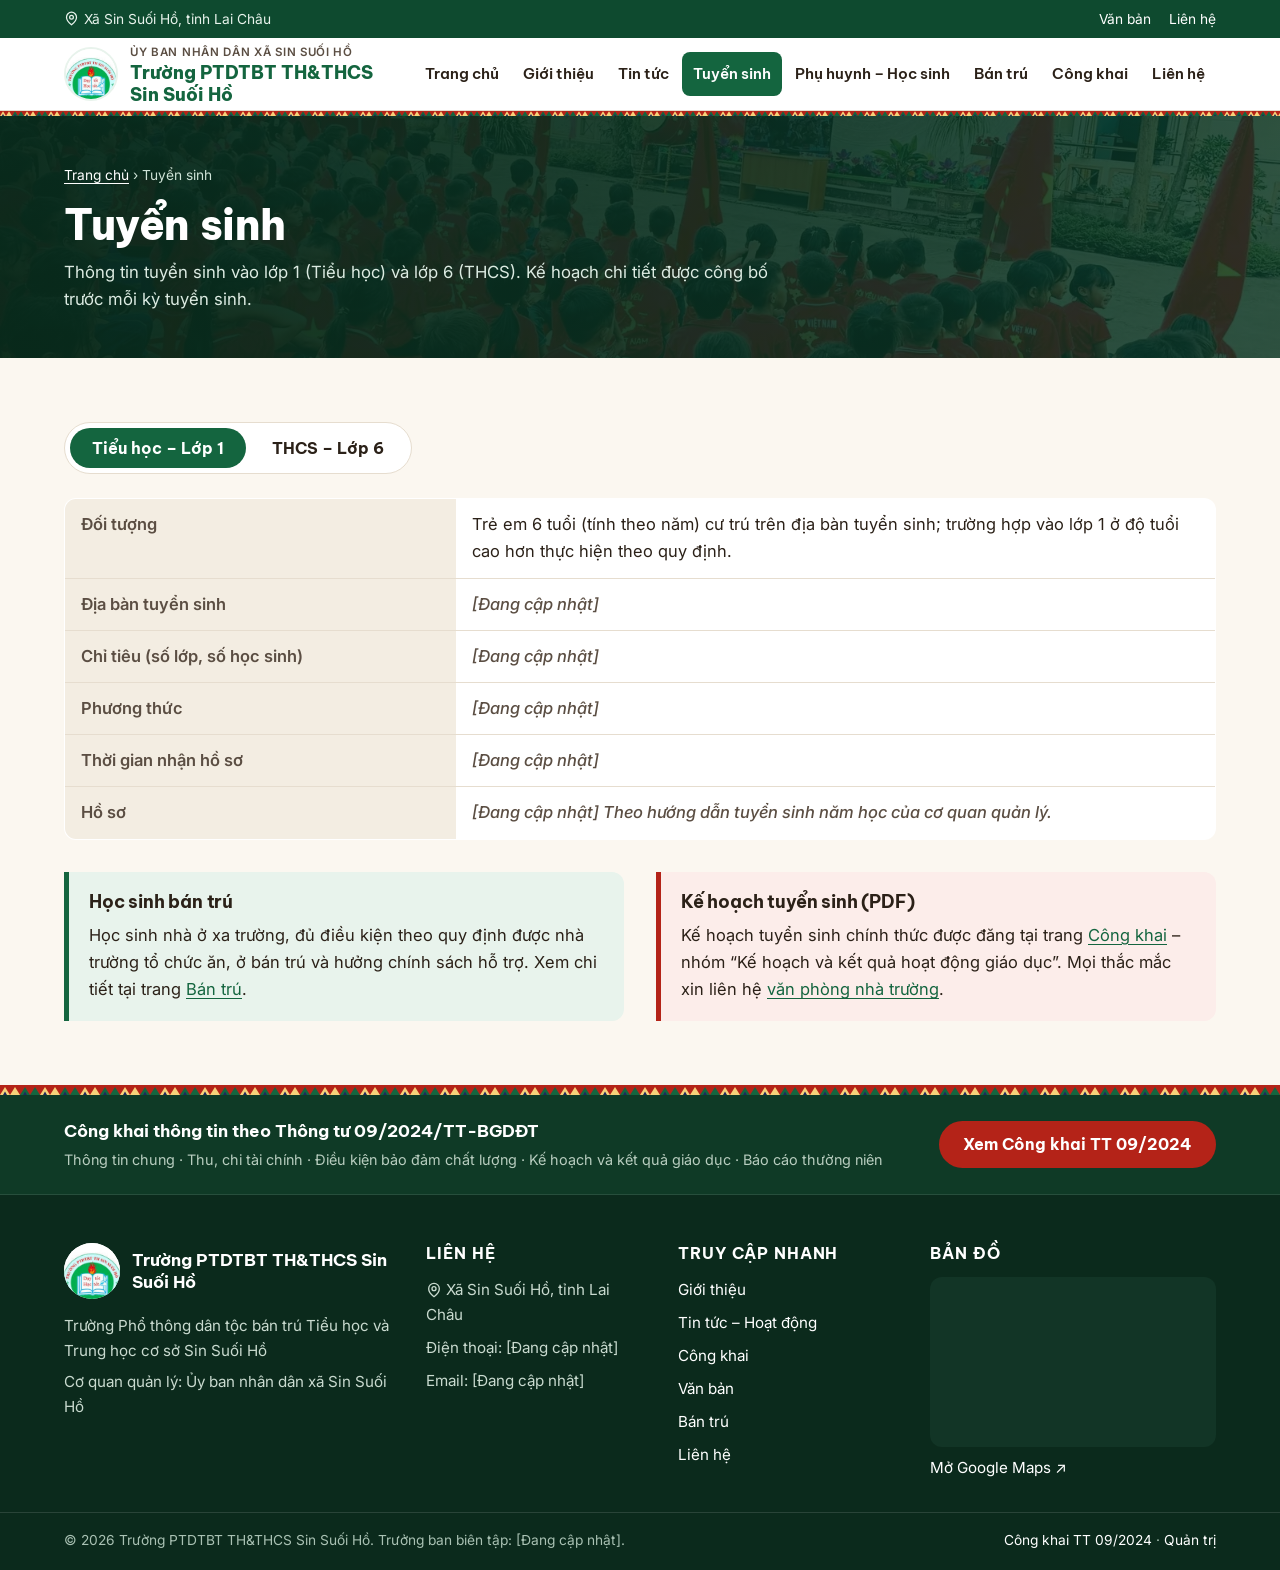
<file: tuyen-sinh.html>
<!doctype html>
<html lang="vi">
<head>
<meta charset="utf-8">
<meta name="viewport" content="width=device-width, initial-scale=1">
<title>Tuyển sinh – Trường PTDTBT TH&amp;THCS Sin Suối Hồ</title>
<meta name="description" content="Thông tin tuyển sinh lớp 1 và lớp 6 của Trường PTDTBT TH&amp;THCS Sin Suối Hồ: đối tượng, chỉ tiêu, thời gian, hồ sơ.">
<meta name="theme-color" content="#14653F">
<meta property="og:type" content="website">
<meta property="og:locale" content="vi_VN">
<meta property="og:title" content="Tuyển sinh – Trường PTDTBT TH&amp;THCS Sin Suối Hồ">
<meta property="og:description" content="Thông tin tuyển sinh lớp 1 và lớp 6 của Trường PTDTBT TH&amp;THCS Sin Suối Hồ: đối tượng, chỉ tiêu, thời gian, hồ sơ.">
<meta property="og:image" content="https://vqthieuthmusang-jpg.github.io/website-truong-lien-cap/assets/img/og-image.jpg">
<link rel="icon" type="image/png" href="assets/img/favicon.png">
<link rel="preconnect" href="https://fonts.googleapis.com">
<link rel="preconnect" href="https://fonts.gstatic.com" crossorigin>
<link rel="stylesheet" href="https://fonts.googleapis.com/css2?family=Be+Vietnam+Pro:wght@500;600;700;800&amp;family=Inter:wght@400;500;600;700&amp;subset=vietnamese&amp;display=swap">
<link rel="stylesheet" href="assets/css/style.css">
</head>
<body data-page="tuyen-sinh">
<div id="site-header"></div>
<main id="main">
<section class="page-hero">
  <img src="assets/img/khai-giang-2026-hoc-sinh.webp" alt="" width="1600" height="900">
  <div class="wrap">
    <div class="crumbs"><a href="index.html">Trang chủ</a> › Tuyển sinh</div>
    <h1>Tuyển sinh</h1>
    <p>Thông tin tuyển sinh vào lớp 1 (Tiểu học) và lớp 6 (THCS). Kế hoạch chi tiết được công bố trước mỗi kỳ tuyển sinh.</p>
  </div>
</section>
<section class="section">
  <div class="wrap">
    <div class="tabs">
      <div role="tablist" aria-label="Chọn cấp học">
        <button role="tab" id="t-th" aria-controls="p-th" data-key="tieu-hoc">Tiểu học – Lớp 1</button>
        <button role="tab" id="t-thcs" aria-controls="p-thcs" data-key="thcs">THCS – Lớp 6</button>
      </div>
      <div role="tabpanel" id="p-th" aria-labelledby="t-th">
        <table class="info-table">
          <tr><th scope="row">Đối tượng</th><td>Trẻ em 6 tuổi (tính theo năm) cư trú trên địa bàn tuyển sinh; trường hợp vào lớp 1 ở độ tuổi cao hơn thực hiện theo quy định.</td></tr>
          <tr><th scope="row">Địa bàn tuyển sinh</th><td class="pending">[Đang cập nhật]</td></tr>
          <tr><th scope="row">Chỉ tiêu (số lớp, số học sinh)</th><td class="pending">[Đang cập nhật]</td></tr>
          <tr><th scope="row">Phương thức</th><td class="pending">[Đang cập nhật]</td></tr>
          <tr><th scope="row">Thời gian nhận hồ sơ</th><td class="pending">[Đang cập nhật]</td></tr>
          <tr><th scope="row">Hồ sơ</th><td class="pending">[Đang cập nhật] Theo hướng dẫn tuyển sinh năm học của cơ quan quản lý.</td></tr>
        </table>
      </div>
      <div role="tabpanel" id="p-thcs" aria-labelledby="t-thcs" hidden>
        <table class="info-table">
          <tr><th scope="row">Đối tượng</th><td>Học sinh đã hoàn thành chương trình tiểu học, 11 tuổi (tính theo năm); trường hợp ở độ tuổi cao hơn thực hiện theo quy định.</td></tr>
          <tr><th scope="row">Địa bàn tuyển sinh</th><td class="pending">[Đang cập nhật]</td></tr>
          <tr><th scope="row">Chỉ tiêu (số lớp, số học sinh)</th><td class="pending">[Đang cập nhật]</td></tr>
          <tr><th scope="row">Phương thức</th><td class="pending">[Đang cập nhật]</td></tr>
          <tr><th scope="row">Thời gian nhận hồ sơ</th><td class="pending">[Đang cập nhật]</td></tr>
          <tr><th scope="row">Hồ sơ</th><td class="pending">[Đang cập nhật] Theo hướng dẫn tuyển sinh năm học của cơ quan quản lý.</td></tr>
        </table>
      </div>
    </div>
    <div class="grid-2 gap-lg" style="margin-top:32px">
      <div class="note-box green">
        <h3>Học sinh bán trú</h3>
        <p style="margin:0">Học sinh nhà ở xa trường, đủ điều kiện theo quy định được nhà trường tổ chức ăn, ở bán trú và hưởng chính sách hỗ trợ. Xem chi tiết tại trang <a href="ban-tru.html">Bán trú</a>.</p>
      </div>
      <div class="note-box">
        <h3>Kế hoạch tuyển sinh (PDF)</h3>
        <p style="margin:0">Kế hoạch tuyển sinh chính thức được đăng tại trang <a href="cong-khai.html">Công khai</a> – nhóm “Kế hoạch và kết quả hoạt động giáo dục”. Mọi thắc mắc xin liên hệ <a href="lien-he.html">văn phòng nhà trường</a>.</p>
      </div>
    </div>
  </div>
</section>
</main>
<div id="site-footer"></div>
<script src="data/thong-tin.js"></script>
<script src="assets/js/main.js"></script>
</body>
</html>
</file>
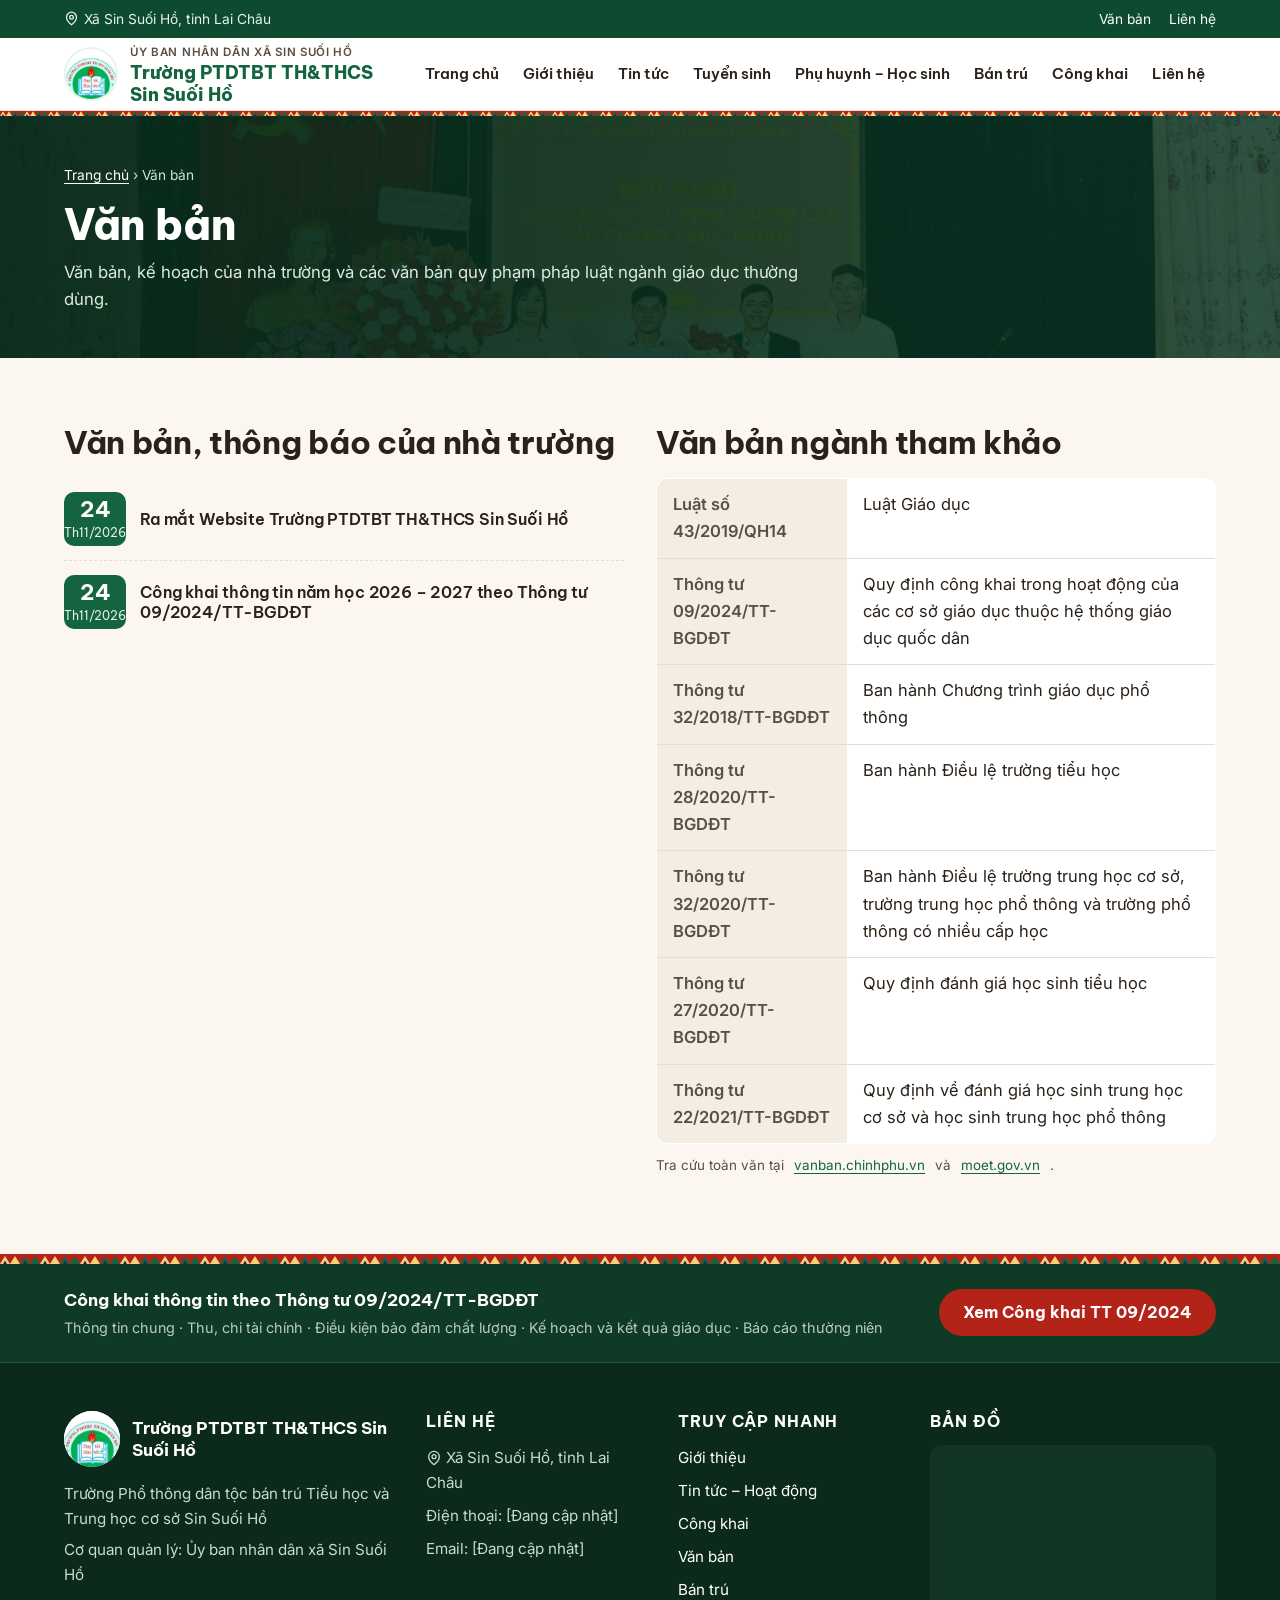
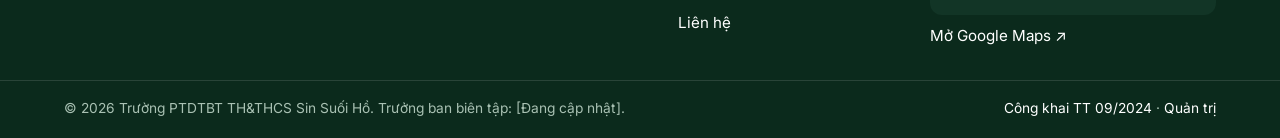
<file: van-ban.html>
<!doctype html>
<html lang="vi">
<head>
<meta charset="utf-8">
<meta name="viewport" content="width=device-width, initial-scale=1">
<title>Văn bản – Trường PTDTBT TH&amp;THCS Sin Suối Hồ</title>
<meta name="description" content="Văn bản của nhà trường và văn bản ngành giáo dục tham khảo.">
<meta name="theme-color" content="#14653F">
<meta property="og:type" content="website">
<meta property="og:locale" content="vi_VN">
<meta property="og:title" content="Văn bản – Trường PTDTBT TH&amp;THCS Sin Suối Hồ">
<meta property="og:description" content="Văn bản của nhà trường và văn bản ngành giáo dục tham khảo.">
<meta property="og:image" content="https://vqthieuthmusang-jpg.github.io/website-truong-lien-cap/assets/img/og-image.jpg">
<link rel="icon" type="image/png" href="assets/img/favicon.png">
<link rel="preconnect" href="https://fonts.googleapis.com">
<link rel="preconnect" href="https://fonts.gstatic.com" crossorigin>
<link rel="stylesheet" href="https://fonts.googleapis.com/css2?family=Be+Vietnam+Pro:wght@500;600;700;800&amp;family=Inter:wght@400;500;600;700&amp;subset=vietnamese&amp;display=swap">
<link rel="stylesheet" href="assets/css/style.css">
</head>
<body data-page="van-ban">
<div id="site-header"></div>
<main id="main">
<section class="page-hero">
  <img src="assets/img/chi-bo-truc-thuoc-3.webp" alt="" width="1600" height="900">
  <div class="wrap">
    <div class="crumbs"><a href="index.html">Trang chủ</a> › Văn bản</div>
    <h1>Văn bản</h1>
    <p>Văn bản, kế hoạch của nhà trường và các văn bản quy phạm pháp luật ngành giáo dục thường dùng.</p>
  </div>
</section>
<section class="section">
  <div class="wrap grid-2 gap-lg">
    <div>
      <h2>Văn bản, thông báo của nhà trường</h2>
      <ul class="notice-list" data-notices></ul>
    </div>
    <div>
      <h2>Văn bản ngành tham khảo</h2>
      <table class="info-table">
        <tr><th scope="row">Luật số 43/2019/QH14</th><td>Luật Giáo dục</td></tr>
        <tr><th scope="row">Thông tư 09/2024/TT-BGDĐT</th><td>Quy định công khai trong hoạt động của các cơ sở giáo dục thuộc hệ thống giáo dục quốc dân</td></tr>
        <tr><th scope="row">Thông tư 32/2018/TT-BGDĐT</th><td>Ban hành Chương trình giáo dục phổ thông</td></tr>
        <tr><th scope="row">Thông tư 28/2020/TT-BGDĐT</th><td>Ban hành Điều lệ trường tiểu học</td></tr>
        <tr><th scope="row">Thông tư 32/2020/TT-BGDĐT</th><td>Ban hành Điều lệ trường trung học cơ sở, trường trung học phổ thông và trường phổ thông có nhiều cấp học</td></tr>
        <tr><th scope="row">Thông tư 27/2020/TT-BGDĐT</th><td>Quy định đánh giá học sinh tiểu học</td></tr>
        <tr><th scope="row">Thông tư 22/2021/TT-BGDĐT</th><td>Quy định về đánh giá học sinh trung học cơ sở và học sinh trung học phổ thông</td></tr>
      </table>
      <p class="meta" style="margin-top:10px">Tra cứu toàn văn tại <a href="https://vanban.chinhphu.vn" target="_blank" rel="noopener">vanban.chinhphu.vn</a> và <a href="https://moet.gov.vn" target="_blank" rel="noopener">moet.gov.vn</a>.</p>
    </div>
  </div>
</section>
</main>
<div id="site-footer"></div>
<script src="data/thong-tin.js"></script>
<script src="data/thong-bao.js"></script>
<script src="assets/js/main.js"></script>
</body>
</html>
</file>
<file: assets/css/style.css>
/* =========================================================
   Website Trường PTDTBT TH&THCS Sin Suối Hồ
   Màu chủ lấy từ logo (xanh lá), nhấn đỏ (chữ logo), nền ấm vùng cao.
   Tương phản đã kiểm tra theo WCAG AA.
   ========================================================= */
:root {
  --c-primary: #14653F;        /* trắng trên nền này 7.1:1 */
  --c-primary-dark: #0E4A2F;   /* trắng 10.3:1 */
  --c-primary-soft: #E8F3EC;
  --c-accent: #B42318;         /* trắng 6.6:1 */
  --c-accent-soft: #FCEDEA;
  --c-gold: #F6D27A;           /* trên nền xanh đậm 7.1:1 */
  --c-bg: #FBF7F0;
  --c-surface: #FFFFFF;
  --c-alt: #F3EDE2;
  --c-text: #2B2118;           /* 14.8:1 */
  --c-muted: #5B4E43;          /* 7.5:1 */
  --c-line: #E6DDCF;
  --c-on-primary: #FFFFFF;
  --c-link: #14653F;
  --shadow: 0 1px 2px rgba(43,33,24,.06), 0 8px 24px rgba(43,33,24,.08);
  --shadow-lg: 0 2px 4px rgba(43,33,24,.06), 0 18px 48px rgba(43,33,24,.14);
  --radius: 12px;
  --radius-lg: 20px;
  --font-head: "Be Vietnam Pro", system-ui, -apple-system, "Segoe UI", sans-serif;
  --font-body: "Inter", system-ui, -apple-system, "Segoe UI", sans-serif;
  --wrap: 1200px;
  --header-h: 72px;
  color-scheme: light;
}
@media (prefers-color-scheme: dark) {
  :root:not([data-theme="light"]) {
    --c-primary: #1E7A4E; --c-primary-dark: #0F3D27; --c-primary-soft: #1D3328;
    --c-accent: #C2362A; --c-accent-soft: #3A2220; --c-gold: #F6D27A;
    --c-bg: #13201A; --c-surface: #1B2B23; --c-alt: #172520;
    --c-text: #E8EFEA; --c-muted: #A9B8AF; --c-line: #2C4036;
    --c-link: #5FD39B;
    --shadow: 0 1px 2px rgba(0,0,0,.3), 0 8px 24px rgba(0,0,0,.3);
    --shadow-lg: 0 2px 4px rgba(0,0,0,.3), 0 18px 48px rgba(0,0,0,.45);
    color-scheme: dark;
  }
}
:root[data-theme="dark"] {
  --c-primary: #1E7A4E; --c-primary-dark: #0F3D27; --c-primary-soft: #1D3328;
  --c-accent: #C2362A; --c-accent-soft: #3A2220; --c-gold: #F6D27A;
  --c-bg: #13201A; --c-surface: #1B2B23; --c-alt: #172520;
  --c-text: #E8EFEA; --c-muted: #A9B8AF; --c-line: #2C4036;
  --c-link: #5FD39B;
  --shadow: 0 1px 2px rgba(0,0,0,.3), 0 8px 24px rgba(0,0,0,.3);
  --shadow-lg: 0 2px 4px rgba(0,0,0,.3), 0 18px 48px rgba(0,0,0,.45);
  color-scheme: dark;
}

/* ---------- Nền tảng ---------- */
*, *::before, *::after { box-sizing: border-box; }
html { scroll-behavior: smooth; scroll-padding-top: calc(var(--header-h) + 16px); -webkit-text-size-adjust: 100%; }
body {
  margin: 0; background: var(--c-bg); color: var(--c-text);
  font-family: var(--font-body); font-size: 16.5px; line-height: 1.65;
  -webkit-font-smoothing: antialiased; overflow-x: hidden;
}
img, video, iframe { max-width: 100%; display: block; }
img { height: auto; }
a { color: var(--c-link); text-underline-offset: 3px; }
a:hover { color: var(--c-accent); }
h1, h2, h3, h4 { font-family: var(--font-head); line-height: 1.25; margin: 0 0 .5em; letter-spacing: -.01em; }
h1 { font-size: clamp(1.75rem, 4vw, 2.6rem); font-weight: 800; }
h2 { font-size: clamp(1.45rem, 3vw, 2rem); font-weight: 700; }
h3 { font-size: 1.15rem; font-weight: 700; }
p { margin: 0 0 1em; }
:focus-visible { outline: 3px solid var(--c-accent); outline-offset: 3px; border-radius: 4px; }
.wrap { width: 100%; max-width: var(--wrap); margin: 0 auto; padding: 0 16px; }
@media (min-width: 768px) { .wrap { padding: 0 24px; } }
.sr-only { position: absolute !important; width: 1px; height: 1px; overflow: hidden; clip: rect(0 0 0 0); white-space: nowrap; }
.skip { position: absolute; left: 8px; top: -60px; background: var(--c-accent); color: #fff; padding: 10px 16px; border-radius: 8px; z-index: 200; }
.skip:focus { top: 8px; color: #fff; }
.pending { color: var(--c-muted); font-style: italic; font-weight: 500; }
.pending-box { border: 1.5px dashed var(--c-line); border-radius: var(--radius); padding: 16px; color: var(--c-muted); background: var(--c-surface); font-style: italic; }

/* ---------- Họa tiết thổ cẩm (chỉ làm đường viền) ---------- */
.tho-cam {
  height: 10px; border: 0; margin: 0;
  background:
    url("data:image/svg+xml,%3Csvg xmlns='http://www.w3.org/2000/svg' width='40' height='10' viewBox='0 0 40 10'%3E%3Crect width='40' height='10' fill='%23B42318'/%3E%3Cpath d='M0 10 L5 2 L10 10 Z M10 10 L15 2 L20 10 Z' fill='%23F6D27A'/%3E%3Cpath d='M20 10 L25 2 L30 10 Z M30 10 L35 2 L40 10 Z' fill='%2314653F'/%3E%3Cpath d='M3 10 L5 6.5 L7 10 Z M23 10 L25 6.5 L27 10Z' fill='%231E2A5A'/%3E%3C/svg%3E") repeat-x;
  background-size: 40px 10px;
}
.tho-cam.thin { height: 6px; background-size: 24px 6px; }

/* ---------- Thanh trên cùng ---------- */
.topbar { background: var(--c-primary-dark); color: #E8F3EC; font-size: .86rem; }
.topbar .wrap { display: flex; gap: 8px 20px; align-items: center; justify-content: space-between; min-height: 38px; flex-wrap: wrap; padding-top: 4px; padding-bottom: 4px; }
.topbar a { color: #fff; text-decoration: none; }
.topbar a:hover { color: var(--c-gold); }
.topbar .tb-left, .topbar .tb-right { display: flex; gap: 6px 18px; align-items: center; flex-wrap: wrap; }
.topbar svg { width: 15px; height: 15px; vertical-align: -2px; margin-right: 5px; }
.topbar .tb-ck { background: var(--c-accent); padding: 3px 10px; border-radius: 999px; font-weight: 600; }
.topbar .tb-ck:hover { color: #fff; filter: brightness(1.08); }
@media (max-width: 640px) { .topbar .tb-hide-sm { display: none; } }

/* ---------- Header ---------- */
.site-header { position: sticky; top: 0; z-index: 100; background: var(--c-surface); box-shadow: 0 1px 0 var(--c-line); transition: box-shadow .2s; }
.site-header.scrolled { box-shadow: var(--shadow); }
.site-header .wrap { display: flex; align-items: center; gap: 16px; min-height: var(--header-h); }
.brand { display: flex; align-items: center; gap: 12px; text-decoration: none; color: var(--c-text); min-width: 0; }
.brand:hover { color: var(--c-text); }
.brand-logo { width: 54px; height: 54px; border-radius: 50%; object-fit: cover; object-position: center 30%; background: #fff; border: 2px solid var(--c-primary-soft); flex: none; }
.brand-text { display: flex; flex-direction: column; min-width: 0; }
.brand-sub { font-size: .72rem; text-transform: uppercase; letter-spacing: .06em; color: var(--c-muted); font-weight: 600; white-space: nowrap; overflow: hidden; text-overflow: ellipsis; }
.brand-name { font-family: var(--font-head); font-weight: 800; color: var(--c-primary); font-size: 1.02rem; line-height: 1.2; }
:root[data-theme="dark"] .brand-name { color: #5FD39B; }
@media (prefers-color-scheme: dark) { :root:not([data-theme="light"]) .brand-name { color: #5FD39B; } }
@media (min-width: 1024px) { .brand-name { font-size: 1.12rem; } }
.nav { margin-left: auto; }
.nav ul { list-style: none; margin: 0; padding: 0; display: flex; gap: 2px; }
.nav a { display: block; padding: 10px 11px; border-radius: 8px; text-decoration: none; color: var(--c-text); font-weight: 600; font-size: .93rem; font-family: var(--font-head); white-space: nowrap; }
.nav a:hover { background: var(--c-primary-soft); color: var(--c-text); }
.nav a[aria-current="page"] { color: var(--c-on-primary); background: var(--c-primary); }
.nav-toggle { display: none; margin-left: auto; width: 46px; height: 46px; border: 1px solid var(--c-line); border-radius: 10px; background: var(--c-surface); color: var(--c-text); cursor: pointer; align-items: center; justify-content: center; }
.nav-toggle svg { width: 24px; height: 24px; }
@media (max-width: 1180px) {
  .nav-toggle { display: inline-flex; }
  .nav { position: fixed; inset: 0 0 0 auto; width: min(340px, 88vw); background: var(--c-surface); box-shadow: var(--shadow-lg); transform: translateX(105%); transition: transform .25s ease; padding: 76px 16px 24px; overflow-y: auto; z-index: 120; margin: 0; }
  .nav.open { transform: none; }
  .nav ul { flex-direction: column; gap: 4px; }
  .nav a { padding: 14px 14px; font-size: 1.02rem; }
  .nav-close { position: absolute; top: 14px; right: 14px; }
  .nav-backdrop { position: fixed; inset: 0; background: rgba(10,20,15,.45); z-index: 110; opacity: 0; pointer-events: none; transition: opacity .2s; }
  .nav-backdrop.show { opacity: 1; pointer-events: auto; }
}
@media (min-width: 1181px) { .nav-close, .nav-backdrop { display: none; } }

/* ---------- Nút ---------- */
.btn { display: inline-flex; align-items: center; gap: 8px; padding: 12px 22px; border-radius: 999px; font-weight: 700; font-family: var(--font-head); text-decoration: none; border: 2px solid transparent; cursor: pointer; font-size: .98rem; line-height: 1.2; transition: transform .15s, background .15s, color .15s; }
.btn svg { width: 18px; height: 18px; }
.btn:hover { transform: translateY(-1px); }
.btn-accent { background: var(--c-accent); color: #fff; }
.btn-accent:hover { color: #fff; filter: brightness(1.08); }
.btn-primary { background: var(--c-primary); color: #fff; }
.btn-primary:hover { color: #fff; background: var(--c-primary-dark); }
.btn-ghost { border-color: rgba(255,255,255,.85); color: #fff; background: rgba(255,255,255,.08); }
.btn-ghost:hover { background: #fff; color: var(--c-primary-dark); }
.btn-outline { border-color: var(--c-primary); color: var(--c-link); background: transparent; }
.btn-outline:hover { background: var(--c-primary); color: #fff; }
.link-more { font-weight: 700; text-decoration: none; font-family: var(--font-head); display: inline-flex; gap: 6px; align-items: center; }
.link-more::after { content: "→"; transition: transform .15s; }
.link-more:hover::after { transform: translateX(3px); }

/* ---------- Hero ---------- */
.hero { position: relative; color: #fff; isolation: isolate; overflow: hidden; background: var(--c-primary-dark); }
.hero-bg { position: absolute; inset: 0; z-index: -2; width: 100%; height: 100%; object-fit: cover; object-position: center 40%; }
.hero::before { content: ""; position: absolute; inset: 0; z-index: -1;
  background: linear-gradient(90deg, rgba(8,40,25,.94) 0%, rgba(10,52,32,.82) 38%, rgba(10,52,32,.35) 70%, rgba(10,52,32,.15) 100%),
              linear-gradient(0deg, rgba(8,30,20,.55), rgba(8,30,20,0) 45%); }
@media (max-width: 767px) { .hero::before { background: linear-gradient(180deg, rgba(8,40,25,.55) 0%, rgba(8,40,25,.85) 60%, rgba(8,40,25,.95) 100%); } }
.hero .wrap { display: grid; gap: 28px; padding-top: 72px; padding-bottom: 72px; align-items: end; }
@media (min-width: 1024px) { .hero .wrap { grid-template-columns: 1.35fr .9fr; padding-top: 112px; padding-bottom: 104px; } }
.hero-kicker { display: inline-flex; align-items: center; gap: 8px; background: rgba(255,255,255,.12); border: 1px solid rgba(255,255,255,.25); padding: 6px 14px; border-radius: 999px; font-size: .85rem; font-weight: 600; margin-bottom: 18px; backdrop-filter: blur(4px); }
.hero-kicker i { width: 8px; height: 8px; border-radius: 50%; background: var(--c-gold); display: inline-block; }
.hero h1 { color: #fff; font-size: clamp(2rem, 5.2vw, 3.5rem); line-height: 1.12; margin-bottom: 14px; }
.hero h1 .gold { color: var(--c-gold); display: block; }
.hero-lead { font-size: 1.08rem; max-width: 36em; color: #EAF3EE; margin-bottom: 26px; }
.hero-actions { display: flex; gap: 12px; flex-wrap: wrap; }
.hero-card { background: rgba(255,255,255,.96); color: var(--c-text); border-radius: var(--radius-lg); overflow: hidden; box-shadow: var(--shadow-lg); text-decoration: none; display: block; max-width: 440px; justify-self: end; width: 100%; }
:root[data-theme="dark"] .hero-card { background: var(--c-surface); }
@media (prefers-color-scheme: dark) { :root:not([data-theme="light"]) .hero-card { background: var(--c-surface); } }
.hero-card:hover { color: var(--c-text); transform: translateY(-2px); transition: transform .2s; }
.hero-card img { aspect-ratio: 16/9; object-fit: cover; width: 100%; }
.hero-card .hc-body { padding: 16px 18px 18px; }
.hero-card .hc-label { font-size: .75rem; font-weight: 700; color: var(--c-accent); text-transform: uppercase; letter-spacing: .06em; }
:root[data-theme="dark"] .hero-card .hc-label { color: #F08A7A; }
@media (prefers-color-scheme: dark) { :root:not([data-theme="light"]) .hero-card .hc-label { color: #F08A7A; } }
.hero-card h2 { font-size: 1.08rem; margin: 6px 0 6px; }
.hero-card time { font-size: .85rem; color: var(--c-muted); }
@media (max-width: 1023px) { .hero-card { display: none; } }

/* ---------- Dải số liệu ---------- */
.stats { position: relative; z-index: 2; margin-top: -44px; }
.stats-grid { display: grid; grid-template-columns: repeat(2, 1fr); background: var(--c-surface); border-radius: var(--radius-lg); box-shadow: var(--shadow-lg); overflow: hidden; }
@media (min-width: 768px) { .stats-grid { grid-template-columns: repeat(4, 1fr); } }
.stat { padding: 22px 18px; text-align: center; border-right: 1px solid var(--c-line); border-bottom: 1px solid var(--c-line); }
.stat .num { font-family: var(--font-head); font-weight: 800; font-size: clamp(1.8rem, 4vw, 2.5rem); color: var(--c-link); line-height: 1.1; }
.stat .num.na { font-size: 1rem; font-style: italic; font-weight: 600; color: var(--c-muted); padding: 12px 0; }
.stat .lbl { font-size: .9rem; color: var(--c-muted); font-weight: 600; margin-top: 4px; }

/* ---------- Khối/section ---------- */
.section { padding: 64px 0; }
.section.alt { background: var(--c-alt); }
.section-head { display: flex; justify-content: space-between; align-items: end; gap: 16px; margin-bottom: 28px; flex-wrap: wrap; }
.section-head h2 { margin: 0; }
.eyebrow { display: block; font-size: .8rem; text-transform: uppercase; letter-spacing: .1em; font-weight: 700; color: var(--c-accent); margin-bottom: 6px; font-family: var(--font-head); }
:root[data-theme="dark"] .eyebrow { color: #F08A7A; }
@media (prefers-color-scheme: dark) { :root:not([data-theme="light"]) .eyebrow { color: #F08A7A; } }
.lead { font-size: 1.07rem; color: var(--c-muted); max-width: 46em; }

/* ---------- Lối tắt phụ huynh ---------- */
.quick { display: grid; grid-template-columns: repeat(2, 1fr); gap: 12px; }
@media (min-width: 640px) { .quick { grid-template-columns: repeat(3, 1fr); } }
@media (min-width: 1024px) { .quick { grid-template-columns: repeat(6, 1fr); } }
.quick a { display: flex; flex-direction: column; align-items: center; text-align: center; gap: 10px; padding: 22px 12px; background: var(--c-surface); border: 1px solid var(--c-line); border-radius: var(--radius); text-decoration: none; color: var(--c-text); font-weight: 700; font-family: var(--font-head); font-size: .95rem; transition: transform .15s, box-shadow .15s, border-color .15s; }
.quick a:hover { transform: translateY(-3px); box-shadow: var(--shadow); border-color: var(--c-primary); color: var(--c-text); }
.quick .ico { width: 52px; height: 52px; border-radius: 14px; display: grid; place-items: center; background: var(--c-primary-soft); color: var(--c-link); }
.quick a:nth-child(even) .ico { background: var(--c-accent-soft); color: var(--c-accent); }
:root[data-theme="dark"] .quick a:nth-child(even) .ico { color: #F08A7A; }
@media (prefers-color-scheme: dark) { :root:not([data-theme="light"]) .quick a:nth-child(even) .ico { color: #F08A7A; } }
.quick svg { width: 26px; height: 26px; }

/* ---------- Thẻ ---------- */
.card { background: var(--c-surface); border-radius: var(--radius); box-shadow: var(--shadow); overflow: hidden; border: 1px solid var(--c-line); }
.card-body { padding: 20px; }
.grid-2 { display: grid; gap: 20px; }
.grid-3 { display: grid; gap: 20px; }
@media (min-width: 768px) { .grid-2 { grid-template-columns: 1fr 1fr; } .grid-3 { grid-template-columns: repeat(2, 1fr); } }
@media (min-width: 1024px) { .grid-3 { grid-template-columns: repeat(3, 1fr); } .grid-2.gap-lg { gap: 32px; } }

/* Cấp học */
.level { position: relative; border-radius: var(--radius-lg); overflow: hidden; min-height: 300px; display: flex; align-items: flex-end; color: #fff; text-decoration: none; isolation: isolate; box-shadow: var(--shadow); }
.level img { position: absolute; inset: 0; width: 100%; height: 100%; object-fit: cover; z-index: -2; transition: transform .5s; }
.level::before { content: ""; position: absolute; inset: 0; z-index: -1; background: linear-gradient(180deg, rgba(8,35,22,0) 20%, rgba(8,35,22,.92) 100%); }
.level:hover img { transform: scale(1.04); }
.level:hover { color: #fff; }
.level .lv-body { padding: 24px; }
.level .lv-tag { display: inline-block; background: var(--c-gold); color: #2B2118; font-weight: 800; font-size: .78rem; padding: 4px 12px; border-radius: 999px; margin-bottom: 10px; text-transform: uppercase; letter-spacing: .05em; }
.level h3 { font-size: 1.5rem; color: #fff; margin-bottom: 6px; }
.level p { margin: 0 0 10px; color: #E3EEE7; }
.level .lv-links { display: flex; gap: 8px; flex-wrap: wrap; }
.level .lv-links span { font-size: .82rem; border: 1px solid rgba(255,255,255,.5); padding: 3px 10px; border-radius: 999px; }

/* Bán trú nổi bật */
.feature { display: grid; gap: 28px; align-items: center; }
@media (min-width: 1024px) { .feature { grid-template-columns: 1fr 1.1fr; gap: 48px; } .feature.rev > :first-child { order: 2; } }
.feature-media { position: relative; display: grid; grid-template-columns: 1.3fr 1fr; gap: 12px; }
.feature-media img, .feature-media video { border-radius: var(--radius-lg); width: 100%; height: 100%; object-fit: cover; box-shadow: var(--shadow); }
.feature-media .fm-tall { grid-row: span 2; aspect-ratio: 3/4; }
.feature-media .fm-sm { aspect-ratio: 4/3; }
.ticks { list-style: none; padding: 0; margin: 0 0 22px; display: grid; gap: 10px; }
.ticks li { padding-left: 32px; position: relative; }
.ticks li::before { content: ""; position: absolute; left: 0; top: 3px; width: 22px; height: 22px; border-radius: 50%; background: var(--c-primary-soft) url("data:image/svg+xml,%3Csvg xmlns='http://www.w3.org/2000/svg' viewBox='0 0 24 24' fill='none' stroke='%2314653F' stroke-width='3' stroke-linecap='round' stroke-linejoin='round'%3E%3Cpath d='M5 12l5 5L20 7'/%3E%3C/svg%3E") center/14px no-repeat; }

/* ---------- Tin tức ---------- */
.news-layout { display: grid; gap: 20px; }
@media (min-width: 1024px) { .news-layout { grid-template-columns: 1.25fr 1fr; gap: 28px; } }
.news-big { display: block; text-decoration: none; color: var(--c-text); background: var(--c-surface); border-radius: var(--radius-lg); overflow: hidden; box-shadow: var(--shadow); border: 1px solid var(--c-line); }
.news-big:hover { color: var(--c-text); }
.news-big .nb-img { aspect-ratio: 16/9; overflow: hidden; }
.news-big img { width: 100%; height: 100%; object-fit: cover; transition: transform .4s; }
.news-big:hover img { transform: scale(1.03); }
.news-big .nb-body { padding: 22px 24px 24px; }
.news-big h3 { font-size: 1.35rem; margin: 8px 0; }
.news-big p { color: var(--c-muted); margin: 0; }
.news-list { display: grid; gap: 14px; }
.news-item { display: grid; grid-template-columns: 128px 1fr; gap: 14px; align-items: center; text-decoration: none; color: var(--c-text); background: var(--c-surface); padding: 10px; border-radius: var(--radius); border: 1px solid var(--c-line); transition: box-shadow .15s, border-color .15s; }
.news-item:hover { color: var(--c-text); box-shadow: var(--shadow); border-color: var(--c-primary); }
.news-item img { width: 128px; height: 92px; object-fit: cover; border-radius: 8px; }
.news-item h3 { font-size: 1rem; margin: 4px 0 0; line-height: 1.35; }
.meta { display: flex; gap: 10px; align-items: center; flex-wrap: wrap; font-size: .84rem; color: var(--c-muted); }
.chip { display: inline-block; font-size: .74rem; font-weight: 700; padding: 3px 10px; border-radius: 999px; background: var(--c-primary-soft); color: var(--c-link); text-transform: uppercase; letter-spacing: .04em; }
.chip.red { background: var(--c-accent-soft); color: var(--c-accent); }
:root[data-theme="dark"] .chip.red { color: #F08A7A; }
@media (prefers-color-scheme: dark) { :root:not([data-theme="light"]) .chip.red { color: #F08A7A; } }
.news-grid { display: grid; gap: 22px; }
@media (min-width: 640px) { .news-grid { grid-template-columns: repeat(2, 1fr); } }
@media (min-width: 1024px) { .news-grid { grid-template-columns: repeat(3, 1fr); } }
.news-card { display: flex; flex-direction: column; text-decoration: none; color: var(--c-text); background: var(--c-surface); border-radius: var(--radius); overflow: hidden; border: 1px solid var(--c-line); box-shadow: var(--shadow); transition: transform .15s; }
.news-card:hover { transform: translateY(-3px); color: var(--c-text); }
.news-card img { aspect-ratio: 16/10; object-fit: cover; width: 100%; }
.news-card .nc-body { padding: 16px 18px 20px; display: flex; flex-direction: column; gap: 8px; flex: 1; }
.news-card h3 { font-size: 1.08rem; margin: 0; }
.news-card p { color: var(--c-muted); margin: 0; font-size: .95rem; }
.filters { display: flex; gap: 8px; flex-wrap: wrap; margin-bottom: 24px; }
.filters button { border: 1px solid var(--c-line); background: var(--c-surface); color: var(--c-text); padding: 9px 16px; border-radius: 999px; font-weight: 600; cursor: pointer; font-family: var(--font-head); font-size: .92rem; }
.filters button[aria-pressed="true"] { background: var(--c-primary); border-color: var(--c-primary); color: #fff; }

/* ---------- Thông báo + Thông điệp ---------- */
.notice-list { list-style: none; margin: 0; padding: 0; }
.notice-list li { border-bottom: 1px dashed var(--c-line); }
.notice-list li:last-child { border-bottom: 0; }
.notice-list a, .notice-list .nl-row { display: grid; grid-template-columns: 62px 1fr; gap: 14px; padding: 14px 0; text-decoration: none; color: var(--c-text); align-items: center; }
.notice-list a:hover h3 { color: var(--c-accent); }
.date-box { background: var(--c-primary); color: #fff; border-radius: 10px; text-align: center; padding: 6px 0; font-family: var(--font-head); line-height: 1.1; }
.date-box b { display: block; font-size: 1.35rem; }
.date-box small { font-size: .72rem; opacity: .9; }
.notice-list h3 { font-size: 1rem; margin: 0; font-weight: 600; }
.badge-new { display: inline-block; background: var(--c-accent); color: #fff; font-size: .7rem; font-weight: 800; padding: 2px 8px; border-radius: 6px; margin-left: 6px; vertical-align: 2px; text-transform: uppercase; }
.principal { display: grid; gap: 20px; align-items: start; }
@media (min-width: 640px) { .principal { grid-template-columns: 150px 1fr; } }
.portrait { aspect-ratio: 3/4; border-radius: var(--radius); background: var(--c-primary-soft); display: grid; place-items: center; color: var(--c-link); overflow: hidden; border: 1px solid var(--c-line); }
.portrait svg { width: 56%; height: auto; opacity: .7; }
.portrait img { width: 100%; height: 100%; object-fit: cover; }
blockquote.quote { margin: 0 0 12px; font-size: 1.08rem; font-family: var(--font-head); font-weight: 500; line-height: 1.6; position: relative; padding-left: 20px; border-left: 4px solid var(--c-gold); }

/* ---------- Bản sắc ---------- */
.culture { background: var(--c-primary-dark); color: #E8F3EC; position: relative; }
.culture h2, .culture h3 { color: #fff; }
.culture .eyebrow { color: var(--c-gold) !important; }
.culture .lead { color: #D4E4DA; }
.culture-grid { display: grid; gap: 28px; align-items: center; }
@media (min-width: 1024px) { .culture-grid { grid-template-columns: 1fr 1.2fr; gap: 48px; } }
.mosaic { display: grid; grid-template-columns: repeat(3, 1fr); gap: 10px; }
.mosaic img { border-radius: 12px; aspect-ratio: 1; object-fit: cover; width: 100%; }
.mosaic img:first-child { grid-column: span 2; grid-row: span 2; aspect-ratio: auto; height: 100%; }

/* ---------- Thư viện ảnh ---------- */
.gallery { display: grid; grid-template-columns: repeat(2, 1fr); gap: 10px; }
@media (min-width: 768px) { .gallery { grid-template-columns: repeat(4, 1fr); gap: 14px; } }
.gallery button { padding: 0; border: 0; background: none; cursor: zoom-in; border-radius: var(--radius); overflow: hidden; position: relative; aspect-ratio: 1; display: block; width: 100%; }
.gallery img { width: 100%; height: 100%; object-fit: cover; transition: transform .4s; }
.gallery button:hover img { transform: scale(1.05); }
.gallery button span { position: absolute; left: 0; right: 0; bottom: 0; padding: 26px 10px 8px; color: #fff; font-size: .82rem; text-align: left; background: linear-gradient(transparent, rgba(0,0,0,.75)); opacity: 0; transition: opacity .2s; }
.gallery button:hover span, .gallery button:focus-visible span { opacity: 1; }
@media (min-width: 768px) { .gallery.featured button:first-child { grid-column: span 2; grid-row: span 2; } }
.lightbox { position: fixed; inset: 0; background: rgba(5,12,9,.92); z-index: 300; display: none; align-items: center; justify-content: center; padding: 56px 12px 72px; }
.lightbox.open { display: flex; }
.lightbox figure { margin: 0; max-width: min(1100px, 100%); max-height: 100%; display: flex; flex-direction: column; align-items: center; }
.lightbox img { max-height: calc(100vh - 150px); width: auto; border-radius: 8px; }
.lightbox figcaption { color: #fff; margin-top: 12px; text-align: center; font-size: .95rem; }
.lb-btn { position: absolute; background: rgba(255,255,255,.14); color: #fff; border: 0; width: 48px; height: 48px; border-radius: 50%; cursor: pointer; font-size: 1.6rem; display: grid; place-items: center; }
.lb-btn:hover { background: rgba(255,255,255,.28); }
.lb-close { top: 10px; right: 10px; }
.lb-prev { left: 10px; top: 50%; transform: translateY(-50%); }
.lb-next { right: 10px; top: 50%; transform: translateY(-50%); }

/* ---------- Liên kết ngành ---------- */
.links-row { display: grid; gap: 12px; }
@media (min-width: 768px) { .links-row { grid-template-columns: repeat(3, 1fr); } }
.links-row a { display: flex; gap: 14px; align-items: center; padding: 16px 18px; background: var(--c-surface); border: 1px solid var(--c-line); border-radius: var(--radius); text-decoration: none; color: var(--c-text); font-weight: 600; }
.links-row a:hover { border-color: var(--c-primary); color: var(--c-text); box-shadow: var(--shadow); }
.links-row .lr-ico { width: 42px; height: 42px; flex: none; border-radius: 50%; background: var(--c-primary-soft); color: var(--c-link); display: grid; place-items: center; }
.links-row small { display: block; color: var(--c-muted); font-weight: 400; font-size: .84rem; }

/* ---------- Trang con ---------- */
.page-hero { background: var(--c-primary-dark); color: #fff; position: relative; overflow: hidden; isolation: isolate; }
.page-hero img { position: absolute; inset: 0; width: 100%; height: 100%; object-fit: cover; z-index: -2; opacity: .35; }
.page-hero::before { content: ""; position: absolute; inset: 0; z-index: -1; background: linear-gradient(90deg, rgba(8,40,25,.92), rgba(8,40,25,.55)); }
.page-hero .wrap { padding-top: 48px; padding-bottom: 44px; }
.page-hero h1 { color: #fff; margin-bottom: 8px; }
.page-hero p { color: #DCEBE2; max-width: 44em; margin: 0; font-size: 1.05rem; }
.crumbs { font-size: .86rem; margin-bottom: 12px; color: #CFE3D7; }
.crumbs a { color: #fff; }
.crumbs a:hover { color: var(--c-gold); }
.layout-side { display: grid; gap: 32px; }
@media (min-width: 1024px) { .layout-side { grid-template-columns: 250px 1fr; gap: 48px; } }
.toc { position: sticky; top: calc(var(--header-h) + 20px); align-self: start; }
.toc ul { list-style: none; padding: 0; margin: 0; border-left: 3px solid var(--c-line); }
.toc a { display: block; padding: 8px 14px; text-decoration: none; color: var(--c-muted); font-weight: 600; margin-left: -3px; border-left: 3px solid transparent; font-size: .95rem; }
.toc a:hover, .toc a.active { color: var(--c-link); border-left-color: var(--c-primary); }
@media (max-width: 1023px) { .toc { position: static; } .toc ul { display: flex; flex-wrap: wrap; gap: 8px; border: 0; } .toc a { border: 1px solid var(--c-line); border-radius: 999px; padding: 6px 14px; margin: 0; background: var(--c-surface); font-size: .88rem; } }
.prose { max-width: 72ch; }
.prose h2 { margin-top: 1.6em; padding-top: 4px; }
.prose h2:first-child { margin-top: 0; }
.prose img { border-radius: var(--radius); margin: 18px 0; }
.block { margin-bottom: 56px; }
.block > h2 { display: flex; align-items: center; gap: 12px; }
.block > h2::before { content: ""; width: 6px; height: 1.1em; border-radius: 3px; background: var(--c-accent); flex: none; }

.timeline { list-style: none; padding: 0; margin: 0; position: relative; }
.timeline::before { content: ""; position: absolute; left: 9px; top: 6px; bottom: 6px; width: 2px; background: var(--c-line); }
.timeline li { position: relative; padding: 0 0 22px 36px; }
.timeline li::before { content: ""; position: absolute; left: 2px; top: 6px; width: 16px; height: 16px; border-radius: 50%; background: var(--c-surface); border: 4px solid var(--c-primary); }
.timeline .tl-year { font-family: var(--font-head); font-weight: 800; color: var(--c-link); }

.people { display: grid; gap: 18px; grid-template-columns: repeat(auto-fill, minmax(200px, 1fr)); }
.person { background: var(--c-surface); border: 1px solid var(--c-line); border-radius: var(--radius); overflow: hidden; text-align: center; }
.person .portrait { border-radius: 0; border: 0; aspect-ratio: 1; }
.person .p-body { padding: 14px; }
.person h3 { font-size: 1.02rem; margin: 0 0 2px; }
.person .role { color: var(--c-accent); font-weight: 700; font-size: .9rem; }
:root[data-theme="dark"] .person .role { color: #F08A7A; }
@media (prefers-color-scheme: dark) { :root:not([data-theme="light"]) .person .role { color: #F08A7A; } }
.person p { font-size: .88rem; color: var(--c-muted); margin: 4px 0 0; }

.org { display: grid; gap: 12px; grid-template-columns: repeat(auto-fill, minmax(230px, 1fr)); }
.org .card-body h3 { display: flex; gap: 10px; align-items: center; }
.org .card-body h3 .dot { width: 10px; height: 10px; border-radius: 50%; background: var(--c-accent); flex: none; }
.org .card-body p { color: var(--c-muted); font-size: .94rem; margin: 0; }

.values { display: grid; gap: 16px; }
@media (min-width: 768px) { .values { grid-template-columns: repeat(3, 1fr); } }
.value { padding: 22px; border-radius: var(--radius); background: var(--c-surface); border: 1px solid var(--c-line); border-top: 4px solid var(--c-primary); }
.value:nth-child(2) { border-top-color: var(--c-accent); }
.value:nth-child(3) { border-top-color: var(--c-gold); }
.value h3 { margin-bottom: 6px; }

/* Tabs */
.tabs [role="tablist"] { display: inline-flex; background: var(--c-surface); border: 1px solid var(--c-line); border-radius: 999px; padding: 5px; gap: 4px; margin-bottom: 24px; flex-wrap: wrap; }
.tabs [role="tab"] { border: 0; background: transparent; padding: 10px 22px; border-radius: 999px; font-weight: 700; font-family: var(--font-head); font-size: .98rem; color: var(--c-text); cursor: pointer; }
.tabs [role="tab"][aria-selected="true"] { background: var(--c-primary); color: #fff; }
.tabs [role="tabpanel"][hidden] { display: none; }

.info-table { width: 100%; border-collapse: collapse; background: var(--c-surface); border-radius: var(--radius); overflow: hidden; border: 1px solid var(--c-line); }
.info-table th, .info-table td { text-align: left; padding: 12px 16px; border-bottom: 1px solid var(--c-line); vertical-align: top; }
.info-table th { width: 34%; color: var(--c-muted); font-weight: 600; background: var(--c-alt); }
.info-table tr:last-child th, .info-table tr:last-child td { border-bottom: 0; }
.table-scroll { overflow-x: auto; -webkit-overflow-scrolling: touch; border-radius: var(--radius); }
.menu-table { width: 100%; min-width: 640px; border-collapse: collapse; background: var(--c-surface); }
.menu-table th, .menu-table td { border: 1px solid var(--c-line); padding: 12px; text-align: left; vertical-align: top; }
.menu-table thead th { background: var(--c-primary); color: #fff; font-family: var(--font-head); }

/* Công khai */
.ck-toolbar { display: flex; gap: 14px; align-items: center; flex-wrap: wrap; background: var(--c-surface); border: 1px solid var(--c-line); border-radius: var(--radius); padding: 16px 18px; margin-bottom: 24px; }
.ck-toolbar label { font-weight: 700; font-family: var(--font-head); }
.ck-toolbar select { font: inherit; padding: 10px 14px; border-radius: 10px; border: 1.5px solid var(--c-primary); background: var(--c-surface); color: var(--c-text); font-weight: 600; min-width: 180px; }
.ck-toolbar .ck-count { margin-left: auto; color: var(--c-muted); font-size: .92rem; }
.ck-group { background: var(--c-surface); border: 1px solid var(--c-line); border-radius: var(--radius); margin-bottom: 16px; overflow: hidden; }
.ck-group summary { list-style: none; cursor: pointer; padding: 18px 20px; display: flex; gap: 14px; align-items: center; font-family: var(--font-head); font-weight: 700; font-size: 1.08rem; }
.ck-group summary::-webkit-details-marker { display: none; }
.ck-group summary .ck-num { width: 36px; height: 36px; border-radius: 10px; background: var(--c-primary); color: #fff; display: grid; place-items: center; flex: none; }
.ck-group summary .ck-basis { font-weight: 500; font-size: .85rem; color: var(--c-muted); }
.ck-group summary::after { content: "+"; margin-left: auto; font-size: 1.5rem; color: var(--c-muted); line-height: 1; }
.ck-group[open] summary::after { content: "–"; }
.ck-group[open] summary { border-bottom: 1px solid var(--c-line); }
.ck-row { display: grid; grid-template-columns: 1fr; gap: 6px 16px; padding: 14px 20px; border-bottom: 1px dashed var(--c-line); align-items: center; }
.ck-row:last-child { border-bottom: 0; }
@media (min-width: 768px) { .ck-row { grid-template-columns: 1fr 120px 200px; } }
.ck-row .ck-name { font-weight: 600; }
.ck-row .ck-name small { display: block; color: var(--c-muted); font-weight: 400; font-size: .83rem; }
.ck-row .ck-date { color: var(--c-muted); font-size: .9rem; }
.ck-row .ck-act { display: flex; gap: 8px; flex-wrap: wrap; }
.ck-row .ck-act a { font-size: .86rem; font-weight: 700; padding: 6px 12px; border-radius: 8px; text-decoration: none; border: 1.5px solid var(--c-primary); }
.ck-row .ck-act a.dl { background: var(--c-primary); color: #fff; }
.note-box { background: var(--c-accent-soft); border-left: 5px solid var(--c-accent); padding: 18px 20px; border-radius: 0 var(--radius) var(--radius) 0; }
.note-box.green { background: var(--c-primary-soft); border-left-color: var(--c-primary); }
.note-box ul { margin: 8px 0 0; padding-left: 20px; }
.note-box li { margin-bottom: 4px; }

/* Bài viết */
.article { max-width: 780px; margin: 0 auto; }
.article .meta { margin-bottom: 18px; }
.article-cover { border-radius: var(--radius-lg); width: 100%; max-height: 520px; object-fit: cover; margin-bottom: 26px; box-shadow: var(--shadow); }
.article-body { font-size: 1.06rem; }
.article-body p { margin-bottom: 1.1em; }
.share { display: flex; gap: 10px; flex-wrap: wrap; align-items: center; margin: 28px 0; padding: 16px 0; border-top: 1px solid var(--c-line); border-bottom: 1px solid var(--c-line); }

/* Liên hệ */
.contact-grid { display: grid; gap: 24px; }
@media (min-width: 1024px) { .contact-grid { grid-template-columns: 1fr 1.3fr; } }
.contact-list { list-style: none; padding: 0; margin: 0; display: grid; gap: 14px; }
.contact-list li { display: grid; grid-template-columns: 44px 1fr; gap: 14px; align-items: start; }
.contact-list .ci { width: 44px; height: 44px; border-radius: 12px; background: var(--c-primary-soft); color: var(--c-link); display: grid; place-items: center; }
.contact-list .ci svg { width: 22px; height: 22px; }
.contact-list b { display: block; font-family: var(--font-head); }
.map-frame { width: 100%; min-height: 380px; border: 0; border-radius: var(--radius-lg); box-shadow: var(--shadow); background: var(--c-alt); }

/* ---------- Footer ---------- */
.site-footer { background: #0B2A1C; color: #C9DACF; margin-top: 0; font-size: .95rem; }
.site-footer a { color: #fff; text-decoration: none; }
.site-footer a:hover { color: var(--c-gold); text-decoration: underline; }
.footer-grid { display: grid; gap: 32px; padding-top: 48px; padding-bottom: 32px; }
@media (min-width: 768px) { .footer-grid { grid-template-columns: 1.4fr 1fr; } }
@media (min-width: 1024px) { .footer-grid { grid-template-columns: 1.5fr 1fr 1fr 1.3fr; } }
.site-footer h3 { color: #fff; font-size: 1rem; margin-bottom: 14px; text-transform: uppercase; letter-spacing: .06em; }
.site-footer ul { list-style: none; padding: 0; margin: 0; display: grid; gap: 8px; }
.site-footer svg { width: 16px; height: 16px; vertical-align: -3px; }
.ck-band { background: #0F3A26; border-bottom: 1px solid rgba(255,255,255,.1); }
.ck-band .wrap { display: flex; gap: 14px 24px; align-items: center; justify-content: space-between; flex-wrap: wrap; padding-top: 22px; padding-bottom: 22px; }
.ck-band b { display: block; color: #fff; font-family: var(--font-head); font-size: 1.08rem; }
.ck-band span { display: block; color: #B8CDBF; font-size: .9rem; margin-top: 2px; }
.ck-band .btn:hover { color: #fff; text-decoration: none; }
.f-brand { display: flex; gap: 12px; align-items: center; margin-bottom: 14px; }
.f-brand img { width: 56px; height: 56px; border-radius: 50%; object-fit: cover; object-position: center 30%; background: #fff; }
.f-brand b { color: #fff; font-family: var(--font-head); font-size: 1.05rem; line-height: 1.3; }
.f-map { width: 100%; height: 170px; border: 0; border-radius: 12px; background: #123526; }
.footer-bottom { border-top: 1px solid rgba(255,255,255,.12); padding: 16px 0 90px; font-size: .86rem; color: #A9C1B3; }
.footer-bottom .wrap { display: flex; gap: 8px 24px; flex-wrap: wrap; justify-content: space-between; }
@media (min-width: 768px) { .footer-bottom { padding-bottom: 18px; } }

/* ---------- Nút nổi ---------- */
.fab { position: fixed; right: 16px; bottom: 16px; z-index: 90; display: flex; flex-direction: column; gap: 10px; align-items: flex-end; }
.fab a, .fab button { width: 52px; height: 52px; border-radius: 50%; display: grid; place-items: center; color: #fff; box-shadow: var(--shadow-lg); border: 0; cursor: pointer; text-decoration: none; font-weight: 800; font-size: .8rem; }
.fab .f-zalo { background: #0068FF; }
.fab .f-call { background: var(--c-accent); animation: pulse 2.4s infinite; }
.fab .f-top { background: var(--c-primary-dark); opacity: 0; pointer-events: none; transition: opacity .2s; }
.fab .f-top.show { opacity: 1; pointer-events: auto; }
.fab svg { width: 24px; height: 24px; }
@keyframes pulse { 0%, 100% { box-shadow: 0 0 0 0 rgba(180,35,24,.45); } 60% { box-shadow: 0 0 0 12px rgba(180,35,24,0); } }

/* ---------- Hiệu ứng xuất hiện ---------- */
.reveal { opacity: 0; transform: translateY(18px); transition: opacity .6s ease, transform .6s ease; }
.reveal.in { opacity: 1; transform: none; }
@media (prefers-reduced-motion: reduce) {
  html { scroll-behavior: auto; }
  *, *::before, *::after { animation: none !important; transition: none !important; }
  .reveal { opacity: 1; transform: none; }
}
@media print {
  .topbar, .site-header, .fab, .site-footer, .tho-cam { display: none !important; }
  body { background: #fff; color: #000; }
}
</file>
<file: assets/css/admin.css>
/* Trang quản trị – dùng chung biến màu của style.css */
[hidden] { display: none !important; }
.adm { background: var(--c-alt); }
.adm-top { background: var(--c-surface); border-bottom: 1px solid var(--c-line); position: sticky; top: 0; z-index: 50; }
.adm-top .wrap { display: flex; align-items: center; gap: 16px; min-height: 64px; flex-wrap: wrap; padding-top: 8px; padding-bottom: 8px; }
.adm-top .brand-logo { width: 44px; height: 44px; }
.adm-user { margin-left: auto; display: flex; gap: 10px; align-items: center; flex-wrap: wrap; font-size: .9rem; color: var(--c-muted); }
.btn-sm { padding: 8px 14px; font-size: .88rem; }
.adm-login { padding: 48px 16px; display: grid; place-items: center; }
.adm-login form { width: 100%; max-width: 480px; }
.adm-login h1 { font-size: 1.5rem; }
.fld { display: grid; gap: 6px; margin-bottom: 14px; font-weight: 600; font-size: .93rem; }
.fld > span { color: var(--c-text); }
.fld small { font-weight: 400; color: var(--c-muted); }
.fld input, .fld textarea, .fld select, .row-edit input, .row-edit textarea, .row-edit select {
  font: inherit; font-weight: 400; padding: 10px 12px; border: 1.5px solid var(--c-line); border-radius: 10px;
  background: var(--c-surface); color: var(--c-text); width: 100%; min-width: 0;
}
.fld input:focus, .fld textarea:focus, .fld select:focus, .row-edit input:focus, .row-edit textarea:focus { outline: none; border-color: var(--c-primary); box-shadow: 0 0 0 3px var(--c-primary-soft); }
.fld textarea { min-height: 110px; resize: vertical; line-height: 1.55; }
.fld textarea.tall { min-height: 260px; }
.chk { display: flex; gap: 8px; align-items: center; margin-bottom: 16px; font-size: .92rem; }
.adm-err { color: var(--c-accent); font-weight: 600; min-height: 1.2em; margin: 12px 0 0; }
.adm-help { margin-top: 12px; font-size: .92rem; background: var(--c-alt); border-radius: 10px; padding: 10px 14px; }
.adm-help summary { cursor: pointer; font-weight: 700; }
.adm-help ol { padding-left: 20px; }
.adm-help code { background: var(--c-surface); padding: 1px 6px; border-radius: 4px; }

.adm-layout { display: grid; gap: 20px; padding-top: 24px; padding-bottom: 60px; }
@media (min-width: 960px) { .adm-layout { grid-template-columns: 210px 1fr; align-items: start; } }
.adm-nav { display: flex; gap: 6px; flex-wrap: wrap; }
@media (min-width: 960px) { .adm-nav { flex-direction: column; position: sticky; top: 84px; } }
.adm-nav button { text-align: left; border: 1px solid var(--c-line); background: var(--c-surface); color: var(--c-text); padding: 11px 14px; border-radius: 10px; font: 600 .95rem var(--font-head); cursor: pointer; }
.adm-nav button[aria-current="true"] { background: var(--c-primary); border-color: var(--c-primary); color: #fff; }
.adm-panel { background: var(--c-surface); border: 1px solid var(--c-line); border-radius: var(--radius-lg); padding: 22px; min-width: 0; }
@media (min-width: 768px) { .adm-panel { padding: 28px 32px; } }
.adm-panel h2 { font-size: 1.4rem; margin-bottom: 4px; }
.adm-panel h3 { font-size: 1.05rem; margin: 22px 0 10px; }
.adm-bar { display: flex; gap: 10px; align-items: center; justify-content: space-between; flex-wrap: wrap; margin-bottom: 18px; }
.adm-actions { display: flex; gap: 10px; flex-wrap: wrap; margin-top: 20px; padding-top: 18px; border-top: 1px solid var(--c-line); }
.grid-fields { display: grid; gap: 0 16px; }
@media (min-width: 768px) { .grid-fields { grid-template-columns: 1fr 1fr; } .grid-fields .full { grid-column: 1 / -1; } }

.adm-list { list-style: none; padding: 0; margin: 0; display: grid; gap: 10px; }
.adm-list li { display: grid; grid-template-columns: 72px 1fr auto; gap: 14px; align-items: center; padding: 10px; border: 1px solid var(--c-line); border-radius: 12px; }
.adm-list li.no-img { grid-template-columns: 1fr auto; }
.adm-list img { width: 72px; height: 54px; object-fit: cover; border-radius: 8px; background: var(--c-alt); }
.adm-list b { display: block; line-height: 1.35; }
.adm-list .meta { font-size: .82rem; }
.adm-list .acts { display: flex; gap: 6px; flex-wrap: wrap; justify-content: flex-end; }
.ibtn { border: 1px solid var(--c-line); background: var(--c-surface); color: var(--c-text); border-radius: 8px; padding: 6px 10px; cursor: pointer; font: 600 .84rem var(--font-body); }
.ibtn:hover { border-color: var(--c-primary); }
.ibtn.del { color: var(--c-accent); }
.ibtn:disabled { opacity: .4; cursor: default; }

.row-edit { display: grid; gap: 8px; padding: 12px; border: 1px dashed var(--c-line); border-radius: 12px; margin-bottom: 10px; }
@media (min-width: 768px) { .row-edit { grid-template-columns: repeat(var(--cols, 3), minmax(0, 1fr)) auto; align-items: start; } }
.row-edit .acts { display: flex; gap: 6px; }
.row-edit label { display: grid; gap: 4px; font-size: .8rem; font-weight: 600; color: var(--c-muted); }

.pick { display: flex; gap: 12px; align-items: center; flex-wrap: wrap; }
.pick img { width: 120px; height: 80px; object-fit: cover; border-radius: 8px; border: 1px solid var(--c-line); }
.pick .thumbs { display: flex; gap: 8px; flex-wrap: wrap; }
.pick .thumbs figure { margin: 0; position: relative; }
.pick .thumbs figure img { width: 96px; height: 72px; }
.pick .thumbs button { position: absolute; top: 4px; right: 4px; width: 24px; height: 24px; border-radius: 50%; border: 0; background: rgba(0,0,0,.65); color: #fff; cursor: pointer; line-height: 1; }
.upl { display: inline-flex; align-items: center; gap: 8px; border: 1.5px dashed var(--c-primary); color: var(--c-link); padding: 9px 14px; border-radius: 10px; cursor: pointer; font-weight: 700; font-size: .9rem; }
.upl input { position: absolute; width: 1px; height: 1px; opacity: 0; }
.upl:focus-within { outline: 3px solid var(--c-accent); outline-offset: 2px; }

.menu-edit { width: 100%; min-width: 640px; border-collapse: collapse; }
.menu-edit th, .menu-edit td { border: 1px solid var(--c-line); padding: 6px; vertical-align: top; }
.menu-edit th { background: var(--c-alt); font-size: .88rem; }
.menu-edit textarea { width: 100%; min-height: 70px; border: 0; background: transparent; color: var(--c-text); font: inherit; font-size: .92rem; resize: vertical; }

.ck-edit { border: 1px solid var(--c-line); border-radius: 12px; margin-bottom: 12px; }
.ck-edit summary { padding: 12px 16px; cursor: pointer; font-weight: 700; font-family: var(--font-head); }
.ck-edit .ck-item { display: grid; gap: 8px; padding: 12px 16px; border-top: 1px dashed var(--c-line); }
@media (min-width: 900px) { .ck-edit .ck-item { grid-template-columns: 1fr 150px 260px; align-items: center; } }
.ck-item .ck-file { display: flex; gap: 6px; align-items: center; flex-wrap: wrap; font-size: .85rem; }
.ck-item .ck-file a { font-weight: 700; }

.adm-toast { position: fixed; left: 50%; bottom: 20px; transform: translateX(-50%); background: #0B2A1C; color: #fff; padding: 12px 20px; border-radius: 12px; box-shadow: var(--shadow-lg); z-index: 400; max-width: calc(100% - 32px); font-weight: 600; }
.adm-toast.err { background: var(--c-accent); }
.busy { position: fixed; inset: 0; background: rgba(10,20,15,.35); z-index: 350; display: grid; place-items: center; color: #fff; font-weight: 700; font-family: var(--font-head); }
.adm-input { font: inherit; padding: 9px 12px; border: 1.5px solid var(--c-line); border-radius: 10px; background: var(--c-surface); color: var(--c-text); min-width: 0; width: 100%; }
select.adm-input { width: auto; min-width: 150px; font-weight: 600; }
</file>
